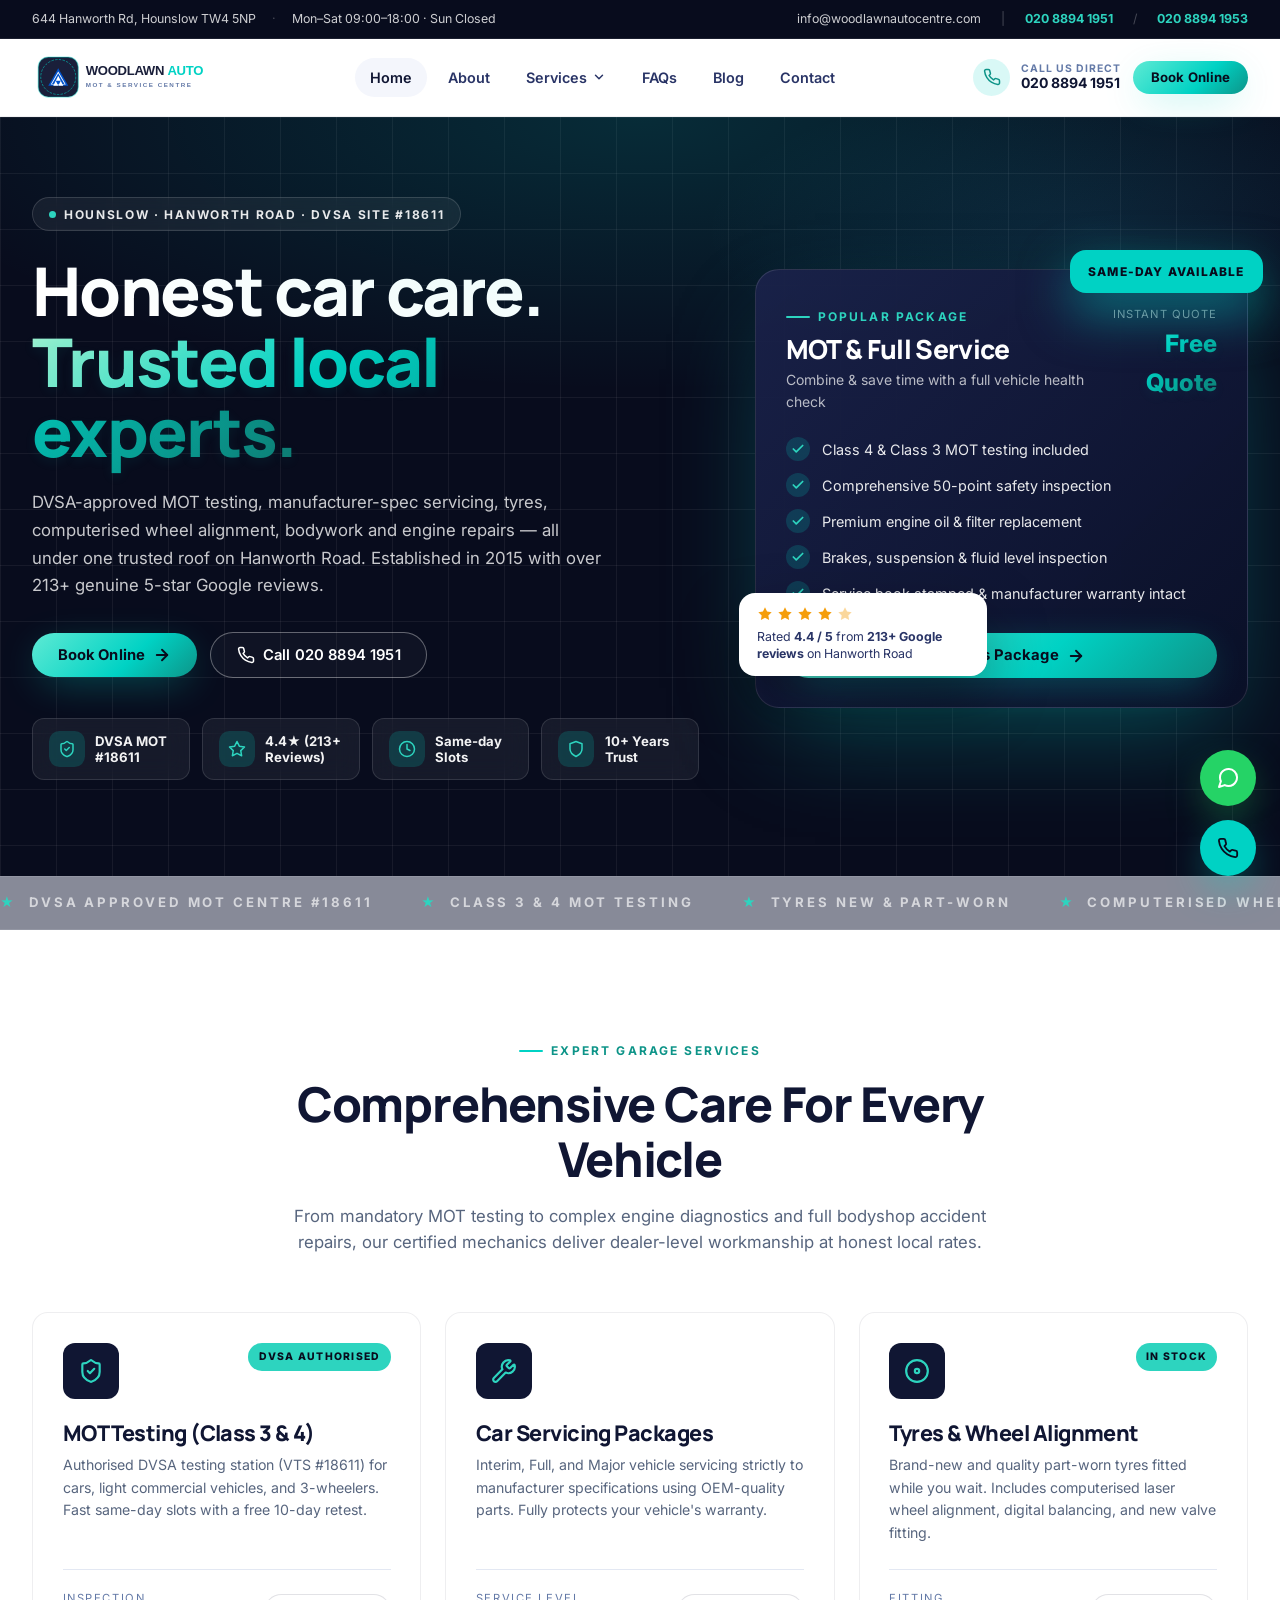
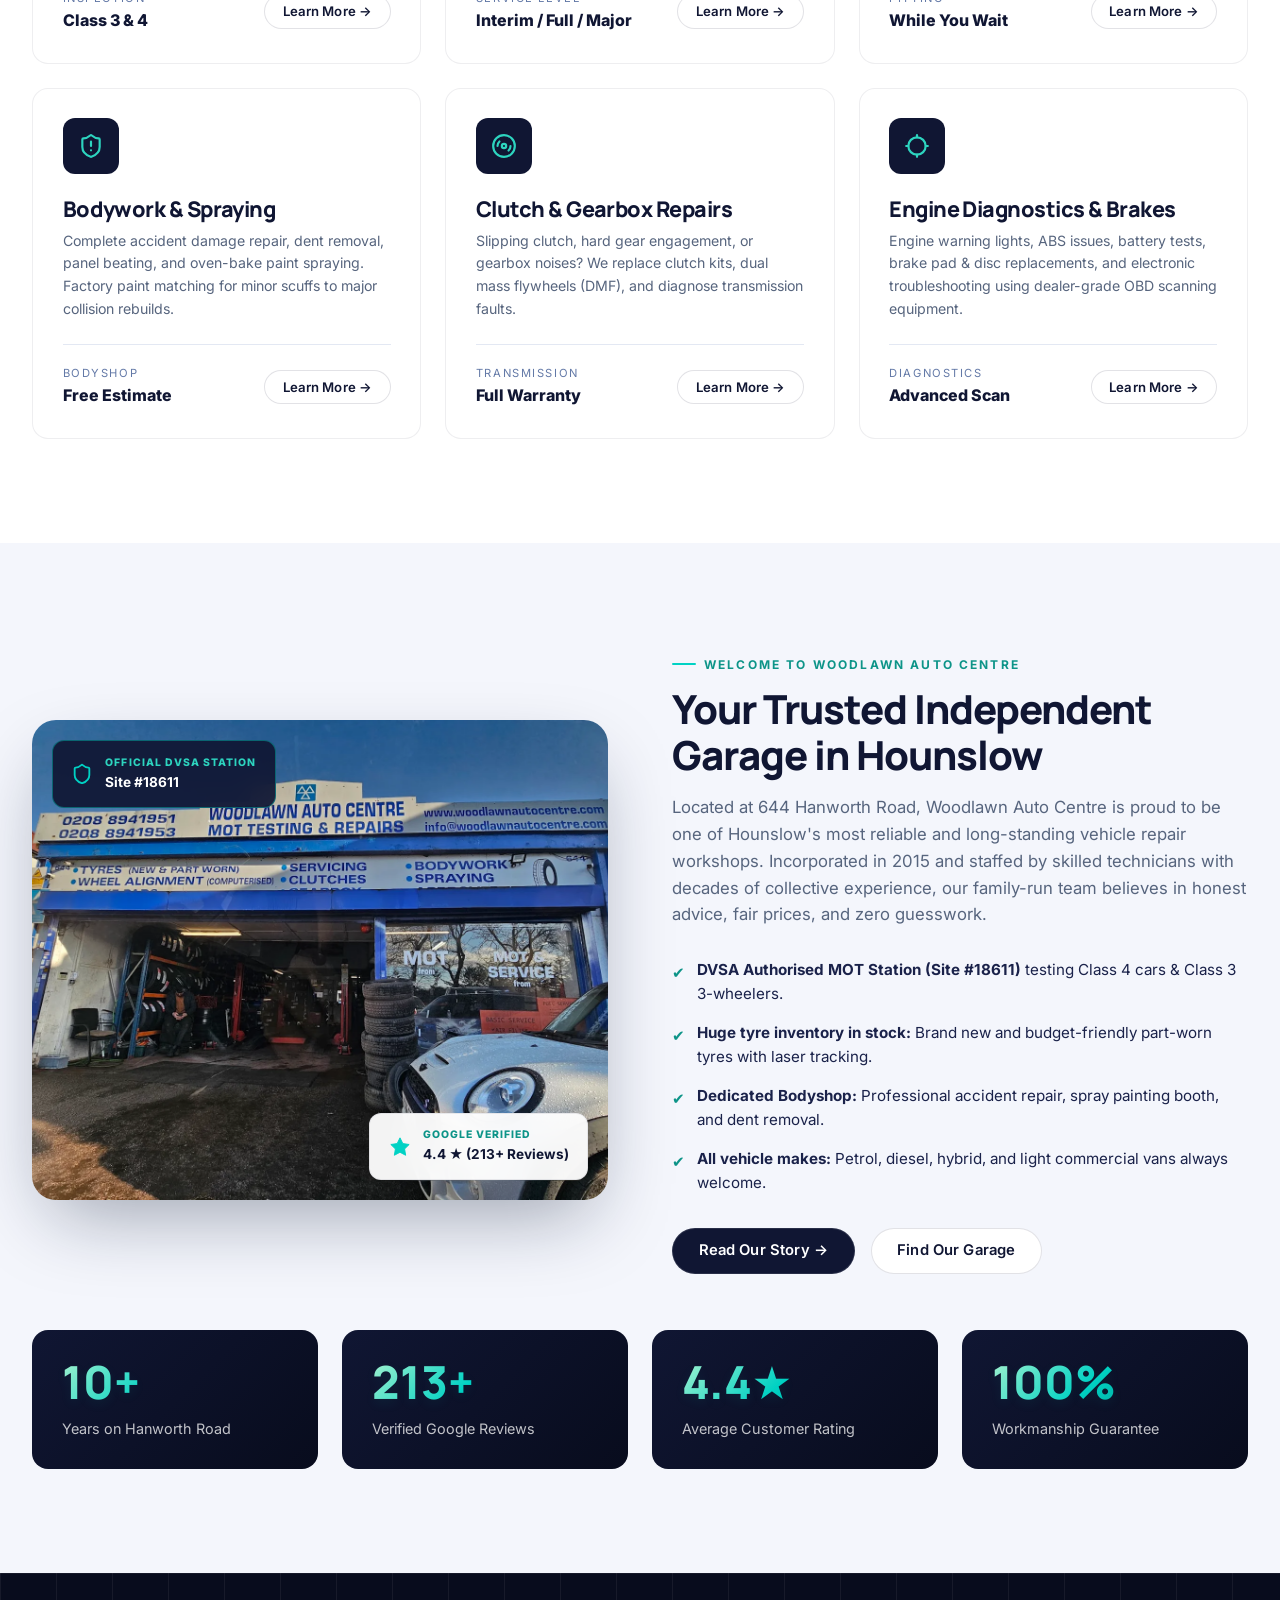
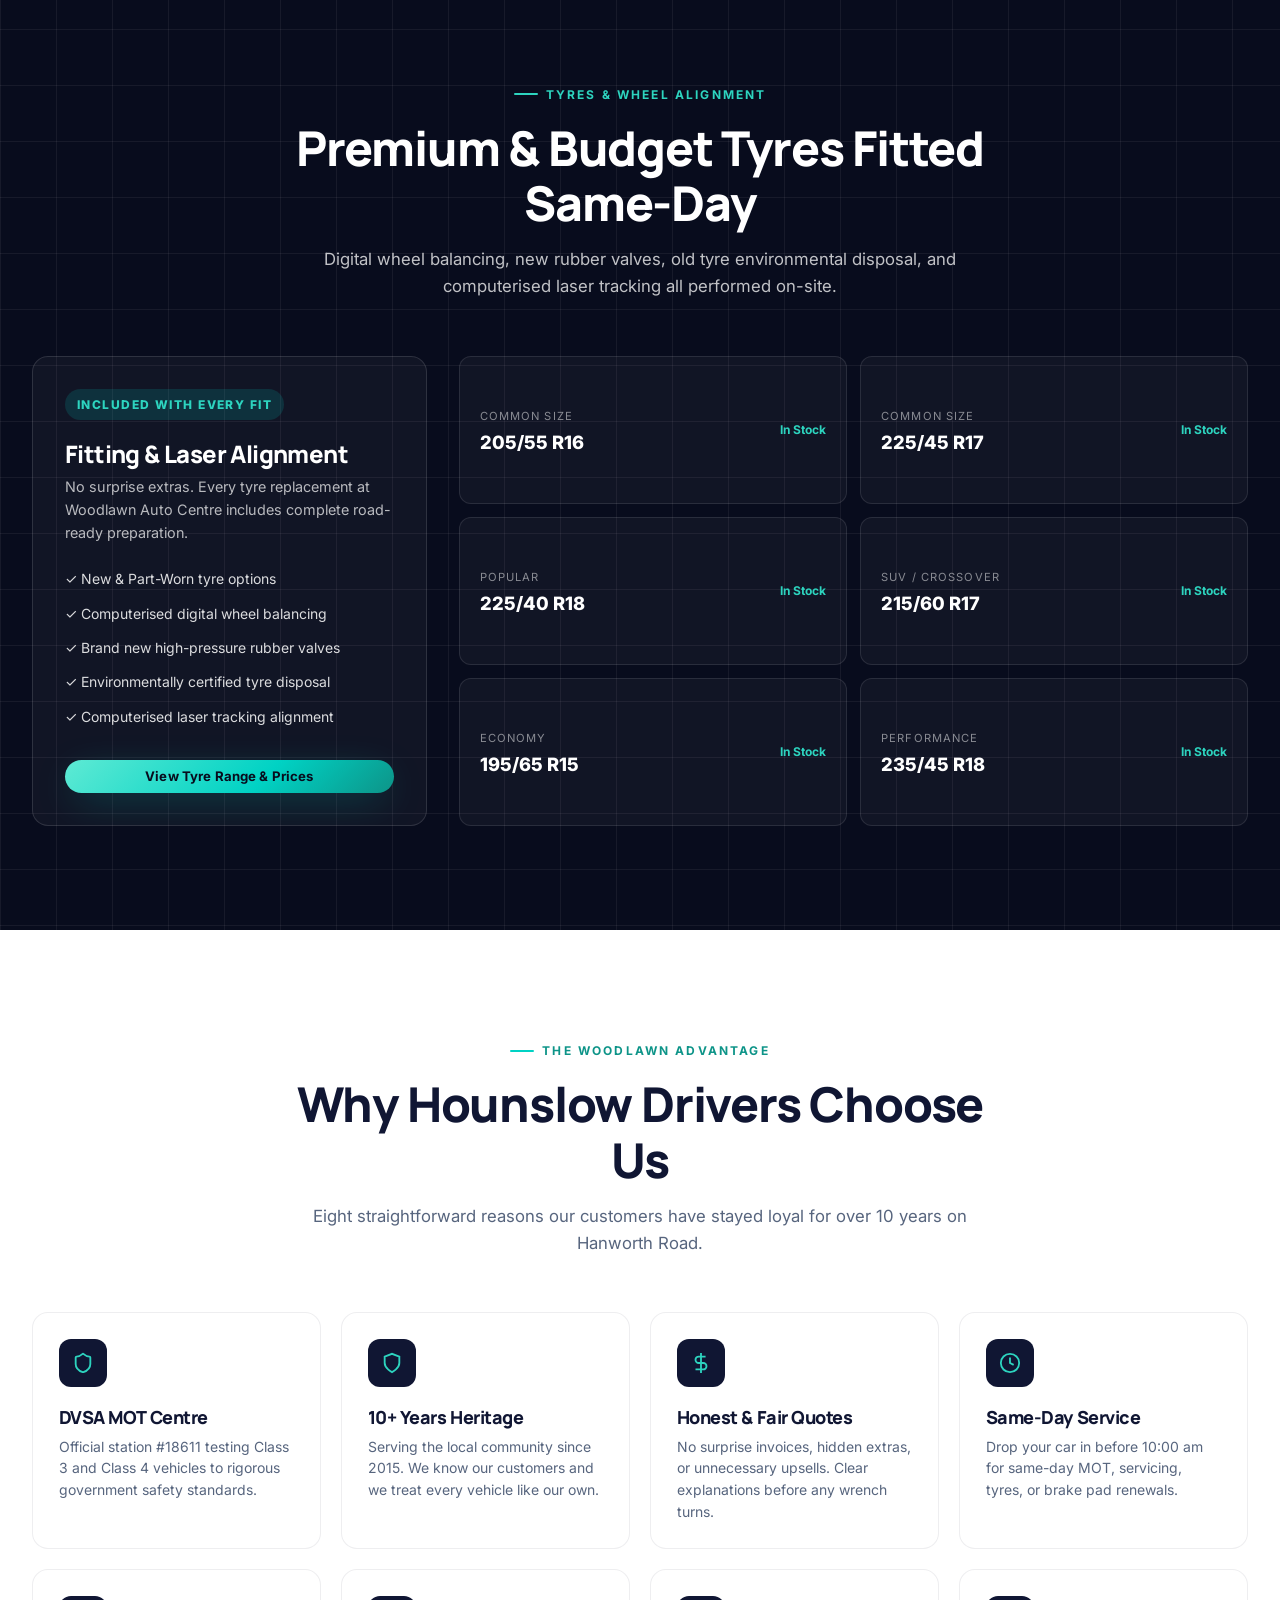
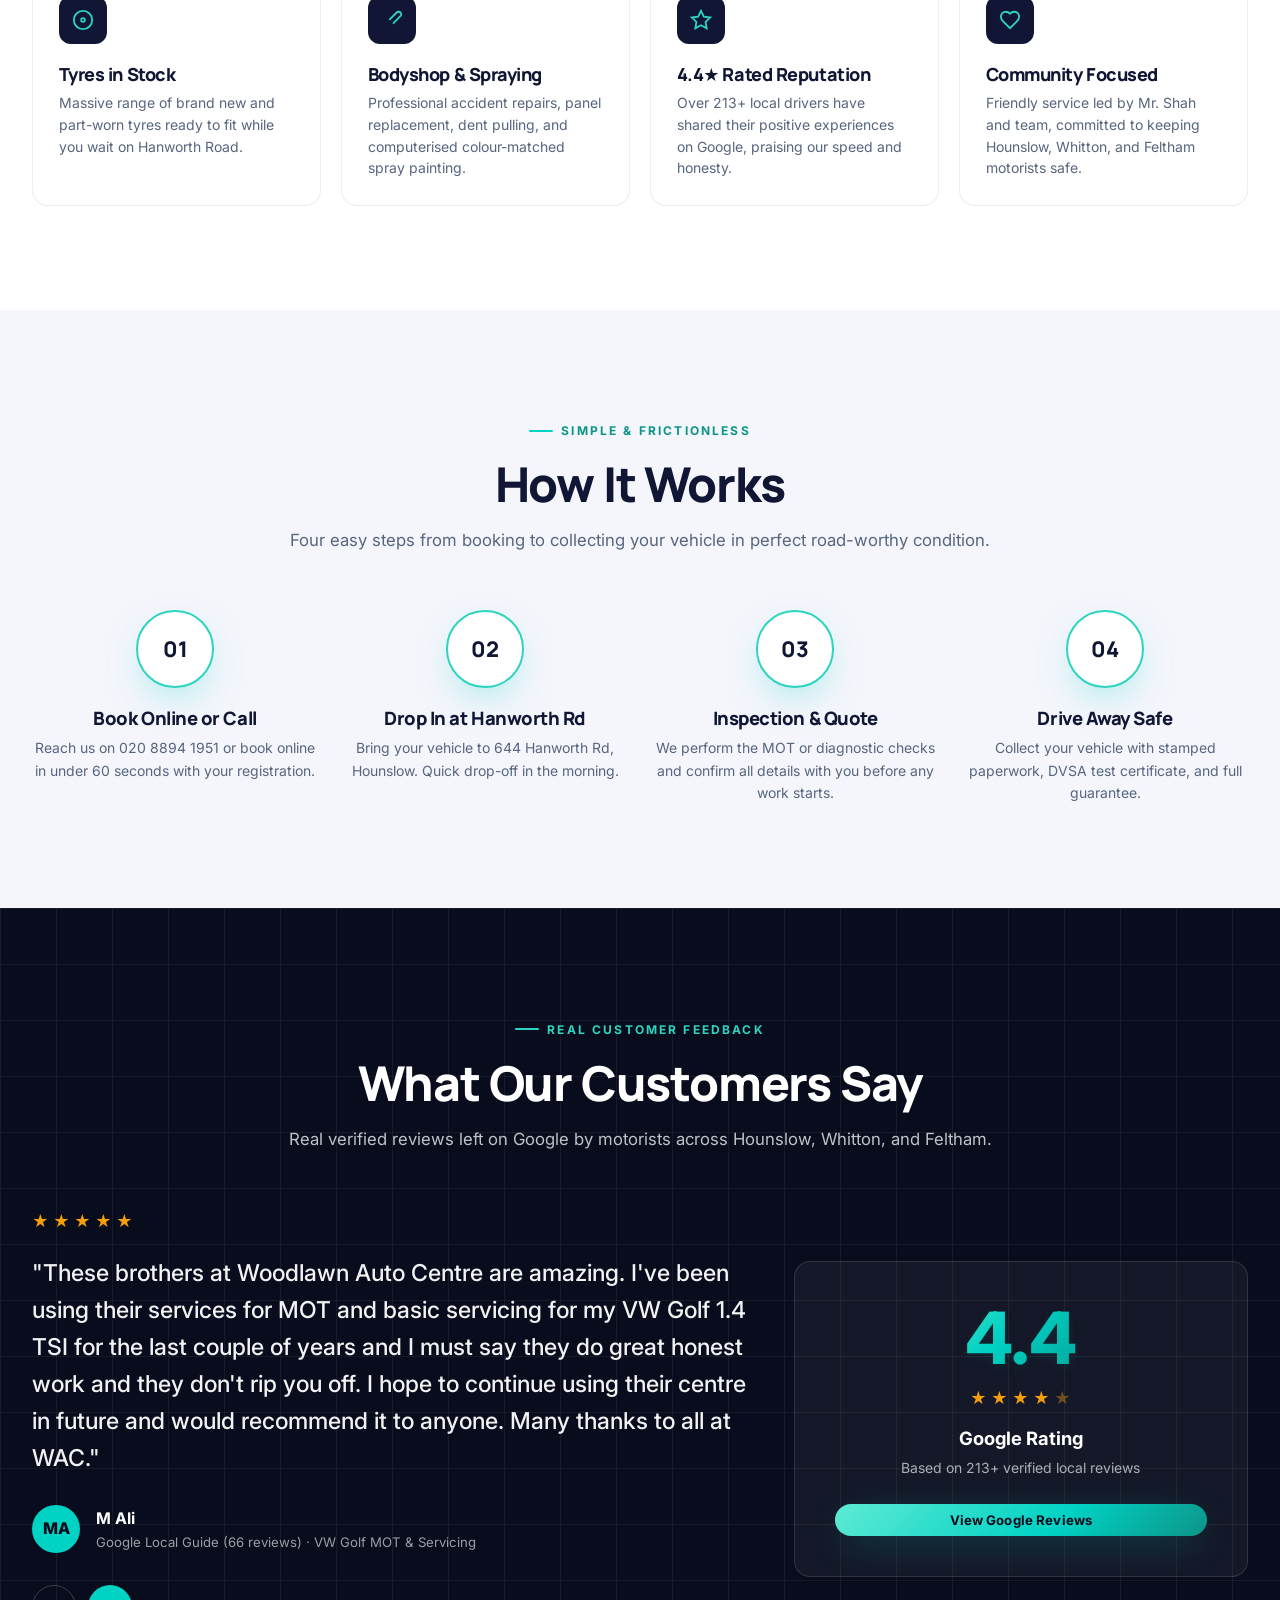
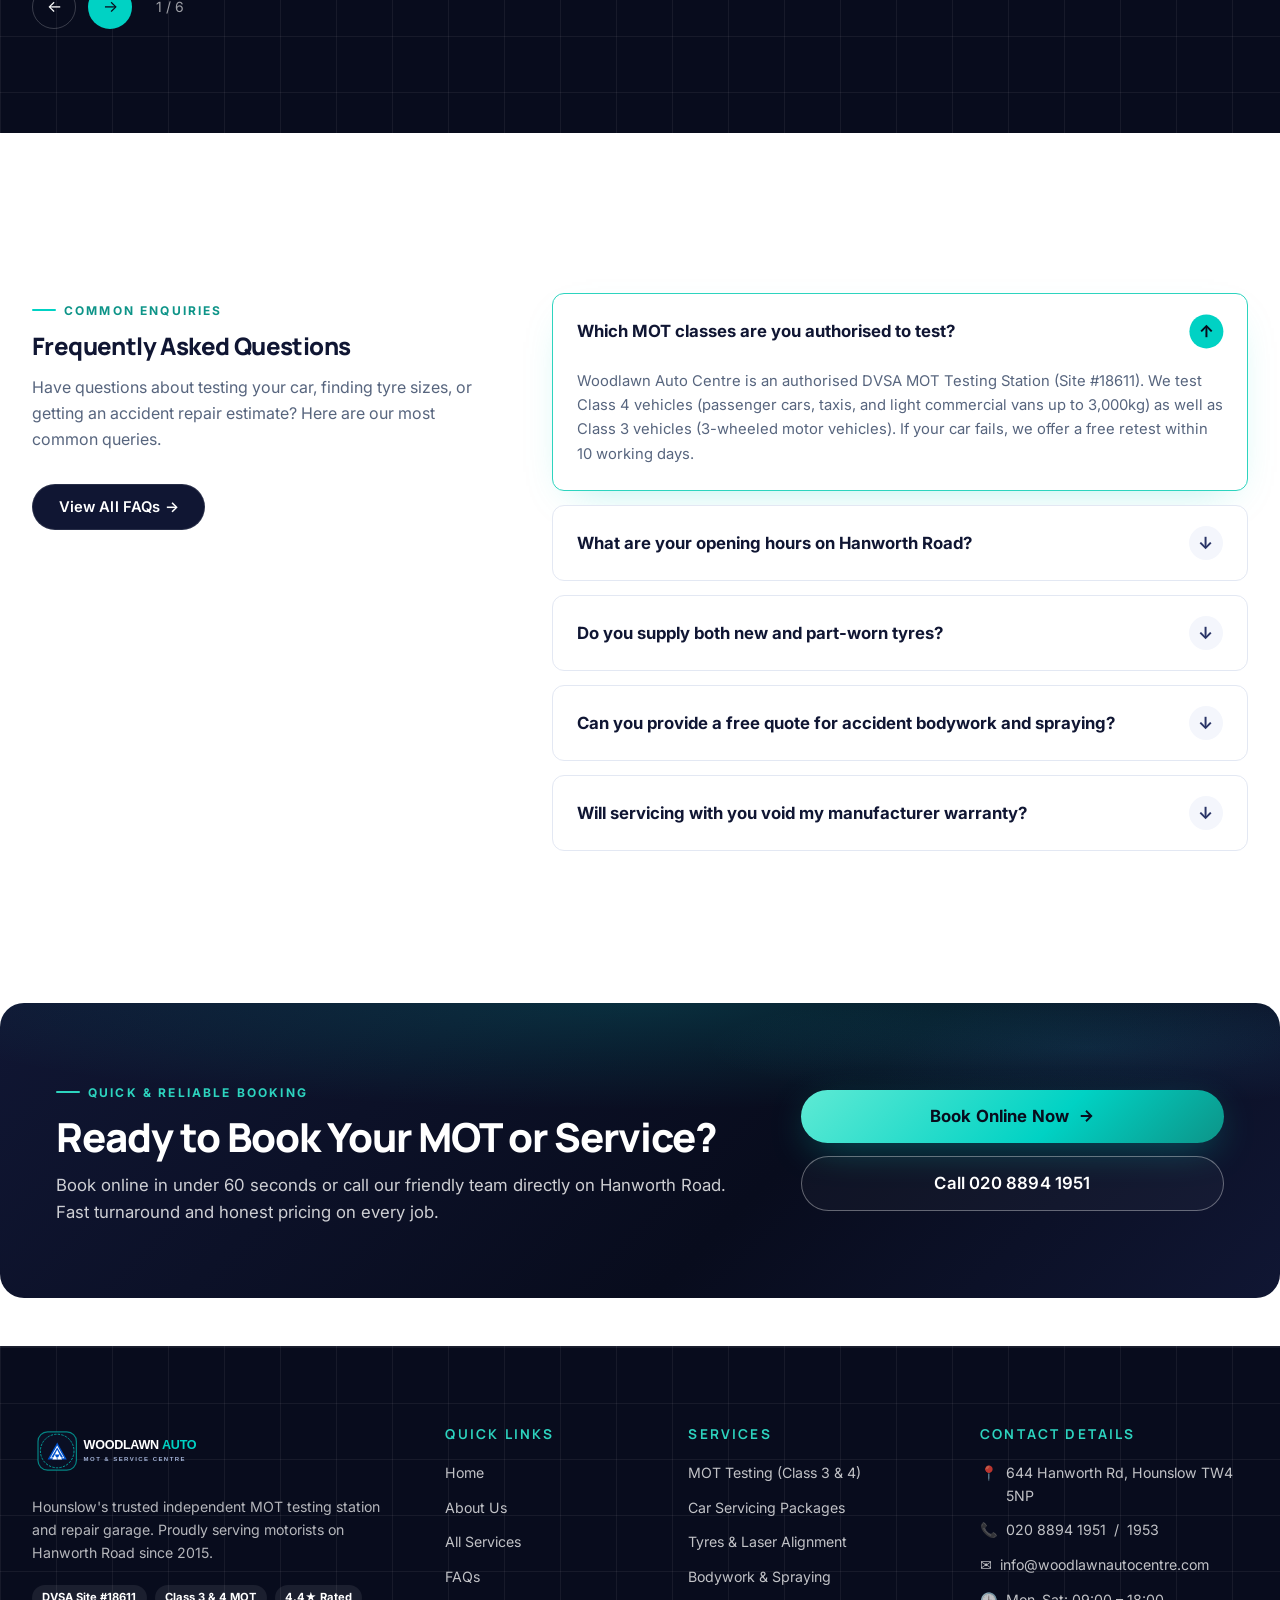
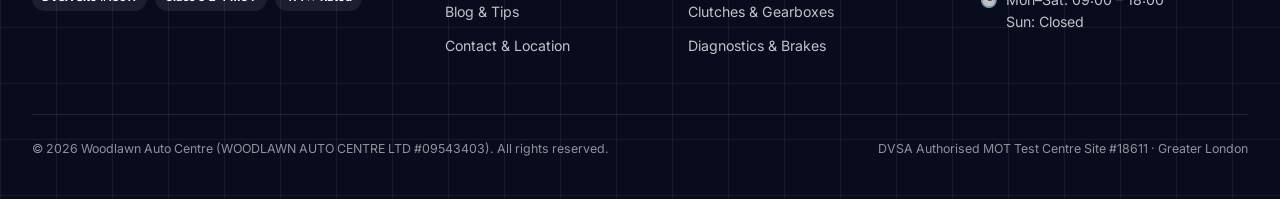
<file: index.html>
<!DOCTYPE html>
<html lang="en-GB">
<head>
  <meta charset="utf-8" />
  <meta name="viewport" content="width=device-width, initial-scale=1" />
  <title>Woodlawn Auto Centre | MOT, Servicing &amp; Accident Repair in Hounslow, London</title>
  <meta name="description" content="Hounslow's trusted independent garage &amp; DVSA MOT centre (VTS #18611). MOT, servicing, tyres, computerised alignment, bodywork &amp; diagnostics on Hanworth Road. 4.4★ on Google." />
  <meta name="keywords" content="Woodlawn Auto Centre,garage Hounslow,MOT Hounslow,car servicing TW4,accident repair Hounslow,tyres Hounslow,Hanworth Road garage,mechanic near me Hounslow" />
  <link rel="canonical" href="https://www.woodlawnautocentre.com/" />
  
  <!-- Open Graph -->
  <meta property="og:title" content="Woodlawn Auto Centre | MOT, Servicing &amp; Repairs in Hounslow" />
  <meta property="og:description" content="Independent garage &amp; DVSA-approved MOT testing station on Hanworth Road, Hounslow. MOT, servicing, tyres, wheel alignment &amp; diagnostics. 4.4★ Google rating." />
  <meta property="og:url" content="https://www.woodlawnautocentre.com/" />
  <meta property="og:site_name" content="Woodlawn Auto Centre" />
  <meta property="og:locale" content="en_GB" />
  <meta property="og:type" content="website" />

  <link rel="icon" href="assets/images/favicon.svg" type="image/svg+xml" />
  <link rel="stylesheet" href="css/main.css" />
  <link rel="stylesheet" href="css/components.css" />

  <!-- Schema.org AutoRepair JSON-LD -->
  <script type="application/ld+json">
  {
    "@context": "https://schema.org",
    "@type": "AutoRepair",
    "name": "Woodlawn Auto Centre",
    "image": "https://www.woodlawnautocentre.com/assets/images/workshop-exterior.webp",
    "@id": "https://www.woodlawnautocentre.com",
    "url": "https://www.woodlawnautocentre.com",
    "telephone": "020 8894 1951",
    "email": "info@woodlawnautocentre.com",
    "priceRange": "££",
    "address": {
      "@type": "PostalAddress",
      "streetAddress": "644 Hanworth Rd",
      "addressLocality": "Hounslow",
      "addressRegion": "Greater London",
      "postalCode": "TW4 5NP",
      "addressCountry": "GB"
    },
    "geo": {
      "@type": "GeoCoordinates",
      "latitude": 51.4582,
      "longitude": -0.3795
    },
    "openingHoursSpecification": [
      {
        "@type": "OpeningHoursSpecification",
        "dayOfWeek": ["Monday", "Tuesday", "Wednesday", "Thursday", "Friday", "Saturday"],
        "opens": "09:00",
        "closes": "18:00"
      }
    ],
    "aggregateRating": {
      "@type": "AggregateRating",
      "ratingValue": "4.4",
      "reviewCount": "213"
    },
    "areaServed": [
      {"@type": "City", "name": "Hounslow"},
      {"@type": "City", "name": "Whitton"},
      {"@type": "City", "name": "Feltham"},
      {"@type": "City", "name": "Twickenham"},
      {"@type": "City", "name": "Isleworth"}
    ]
  }
  </script>
</head>
<body>

  <!-- Top Bar -->
  <div class="topbar">
    <div class="container-x">
      <div class="topbar-info">
        <span>644 Hanworth Rd, Hounslow TW4 5NP</span>
        <span class="topbar-divider">·</span>
        <span>Mon–Sat 09:00–18:00 · Sun Closed</span>
      </div>
      <div class="topbar-contact">
        <a href="mailto:info@woodlawnautocentre.com" class="topbar-email">info@woodlawnautocentre.com</a>
        <span class="topbar-divider">|</span>
        <a href="tel:+442088941951" class="topbar-phone">020 8894 1951</a>
        <span class="topbar-divider">/</span>
        <a href="tel:+442088941953" class="topbar-phone">020 8894 1953</a>
      </div>
    </div>
  </div>

  <!-- Main Header -->
  <header class="site-header">
    <div class="container-x nav-container">
      <a href="index.html" class="brand-link" aria-label="Woodlawn Auto Centre - Home">
        <img src="assets/images/logo.svg" alt="Woodlawn Auto Centre Logo" class="brand-logo-img" />
      </a>

      <!-- Desktop Nav -->
      <nav class="desktop-nav">
        <a href="index.html" class="nav-link active">Home</a>
        <a href="about.html" class="nav-link">About</a>
        <div class="nav-dropdown">
          <a href="services.html" class="nav-link dropdown-trigger">
            Services
            <svg xmlns="http://www.w3.org/2000/svg" width="14" height="14" viewBox="0 0 24 24" fill="none" stroke="currentColor" stroke-width="2.5" stroke-linecap="round" stroke-linejoin="round"><path d="m6 9 6 6 6-6"/></svg>
          </a>
          <div class="dropdown-menu">
            <div class="dropdown-card">
              <a href="mot.html" class="dropdown-item">
                <span class="dropdown-item-icon">
                  <svg xmlns="http://www.w3.org/2000/svg" width="16" height="16" viewBox="0 0 24 24" fill="none" stroke="currentColor" stroke-width="2" stroke-linecap="round" stroke-linejoin="round"><path d="M20 13c0 5-3.5 7.5-7.66 8.95a1 1 0 0 1-.67-.01C7.5 20.5 4 18 4 13V6a1 1 0 0 1 1-1c2 0 4.5-1.2 6.24-2.72a1.17 1.17 0 0 1 1.52 0C14.51 3.81 17 5 19 5a1 1 0 0 1 1 1z"/><path d="m9 12 2 2 4-4"/></svg>
                </span>
                MOT Testing (Class 3 &amp; 4)
              </a>
              <a href="servicing.html" class="dropdown-item">
                <span class="dropdown-item-icon">
                  <svg xmlns="http://www.w3.org/2000/svg" width="16" height="16" viewBox="0 0 24 24" fill="none" stroke="currentColor" stroke-width="2" stroke-linecap="round" stroke-linejoin="round"><path d="M14.7 6.3a1 1 0 0 0 0 1.4l1.6 1.6a1 1 0 0 0 1.4 0l3.106-3.105c.32-.322.863-.22.983.218a6 6 0 0 1-8.259 7.057l-7.91 7.91a1 1 0 0 1-2.999-3l7.91-7.91a6 6 0 0 1 7.057-8.259c.438.12.54.662.219.984z"/></svg>
                </span>
                Car Servicing
              </a>
              <a href="tyres.html" class="dropdown-item">
                <span class="dropdown-item-icon">
                  <svg xmlns="http://www.w3.org/2000/svg" width="16" height="16" viewBox="0 0 24 24" fill="none" stroke="currentColor" stroke-width="2" stroke-linecap="round" stroke-linejoin="round"><circle cx="12" cy="12" r="10"/><circle cx="12" cy="12" r="2"/></svg>
                </span>
                Tyres &amp; Wheel Alignment
              </a>
              <a href="accident-repair.html" class="dropdown-item">
                <span class="dropdown-item-icon">
                  <svg xmlns="http://www.w3.org/2000/svg" width="16" height="16" viewBox="0 0 24 24" fill="none" stroke="currentColor" stroke-width="2" stroke-linecap="round" stroke-linejoin="round"><path d="M20 13c0 5-3.5 7.5-7.66 8.95a1 1 0 0 1-.67-.01C7.5 20.5 4 18 4 13V6a1 1 0 0 1 1-1c2 0 4.5-1.2 6.24-2.72a1.17 1.17 0 0 1 1.52 0C14.51 3.81 17 5 19 5a1 1 0 0 1 1 1z"/><path d="M12 8v4"/><path d="M12 16h.01"/></svg>
                </span>
                Bodywork &amp; Spraying
              </a>
              <a href="clutch.html" class="dropdown-item">
                <span class="dropdown-item-icon">
                  <svg xmlns="http://www.w3.org/2000/svg" width="16" height="16" viewBox="0 0 24 24" fill="none" stroke="currentColor" stroke-width="2" stroke-linecap="round" stroke-linejoin="round"><circle cx="12" cy="12" r="10"/><path d="M6 12c0-1.7.7-3.2 1.8-4.2"/><circle cx="12" cy="12" r="2"/><path d="M18 12c0 1.7-.7 3.2-1.8 4.2"/></svg>
                </span>
                Clutches &amp; Gearboxes
              </a>
              <a href="engine.html" class="dropdown-item">
                <span class="dropdown-item-icon">
                  <svg xmlns="http://www.w3.org/2000/svg" width="16" height="16" viewBox="0 0 24 24" fill="none" stroke="currentColor" stroke-width="2" stroke-linecap="round" stroke-linejoin="round"><circle cx="12" cy="12" r="8"/><line x1="12" y1="2" x2="12" y2="4"/><line x1="12" y1="20" x2="12" y2="22"/><line x1="2" y1="12" x2="4" y2="12"/><line x1="20" y1="12" x2="22" y2="12"/></svg>
                </span>
                Engine Diagnostics &amp; Brakes
              </a>
            </div>
          </div>
        </div>
        <a href="faq.html" class="nav-link">FAQs</a>
        <a href="blog.html" class="nav-link">Blog</a>
        <a href="contact.html" class="nav-link">Contact</a>
      </nav>

      <!-- Actions -->
      <div class="header-actions">
        <a href="tel:+442088941951" class="header-call-btn">
          <span class="header-call-icon">
            <svg xmlns="http://www.w3.org/2000/svg" width="18" height="18" viewBox="0 0 24 24" fill="none" stroke="currentColor" stroke-width="2" stroke-linecap="round" stroke-linejoin="round"><path d="M22 16.92v3a2 2 0 0 1-2.18 2 19.79 19.79 0 0 1-8.63-3.07 19.5 19.5 0 0 1-6-6 19.79 19.79 0 0 1-3.07-8.67A2 2 0 0 1 4.11 2h3a2 2 0 0 1 2 1.72 12.84 12.84 0 0 0 .7 2.81 2 2 0 0 1-.45 2.11L8.09 9.91a16 16 0 0 0 6 6l1.27-1.27a2 2 0 0 1 2.11-.45 12.84 12.84 0 0 0 2.81.7A2 2 0 0 1 22 16.92z"/></svg>
          </span>
          <span style="display:flex; flex-direction:column; line-height:1.15;">
            <span style="font-size:0.65rem; text-transform:uppercase; color:var(--color-brand-navy-400); letter-spacing:0.1em;">Call Us Direct</span>
            <span>020 8894 1951</span>
          </span>
        </a>

        <a href="#book" class="btn btn-gold btn-sm open-booking-modal" data-service="MOT &amp; Full Service">Book Online</a>

        <button class="mobile-menu-btn" aria-label="Open Navigation Menu">
          <svg xmlns="http://www.w3.org/2000/svg" width="22" height="22" viewBox="0 0 24 24" fill="none" stroke="currentColor" stroke-width="2" stroke-linecap="round" stroke-linejoin="round"><line x1="3" y1="12" x2="21" y2="12"></line><line x1="3" y1="6" x2="21" y2="6"></line><line x1="3" y1="18" x2="21" y2="18"></line></svg>
        </button>
      </div>
    </div>

    <!-- Mobile Drawer -->
    <div class="mobile-nav-drawer">
      <div class="mobile-nav-links">
        <a href="index.html" class="mobile-nav-link">Home</a>
        <a href="about.html" class="mobile-nav-link">About Us</a>
        <a href="services.html" class="mobile-nav-link">All Services</a>
        <a href="mot.html" class="mobile-nav-link" style="padding-left:1rem; font-size:1rem; color:var(--color-brand-navy-600);">↳ MOT Testing (Class 3 &amp; 4)</a>
        <a href="servicing.html" class="mobile-nav-link" style="padding-left:1rem; font-size:1rem; color:var(--color-brand-navy-600);">↳ Car Servicing</a>
        <a href="tyres.html" class="mobile-nav-link" style="padding-left:1rem; font-size:1rem; color:var(--color-brand-navy-600);">↳ Tyres &amp; Wheel Alignment</a>
        <a href="accident-repair.html" class="mobile-nav-link" style="padding-left:1rem; font-size:1rem; color:var(--color-brand-navy-600);">↳ Bodywork &amp; Spraying</a>
        <a href="clutch.html" class="mobile-nav-link" style="padding-left:1rem; font-size:1rem; color:var(--color-brand-navy-600);">↳ Clutches &amp; Gearboxes</a>
        <a href="engine.html" class="mobile-nav-link" style="padding-left:1rem; font-size:1rem; color:var(--color-brand-navy-600);">↳ Engine Diagnostics &amp; Brakes</a>
        <a href="faq.html" class="mobile-nav-link">FAQs</a>
        <a href="blog.html" class="mobile-nav-link">Blog &amp; Tips</a>
        <a href="contact.html" class="mobile-nav-link">Contact &amp; Location</a>
      </div>
      <div class="mobile-nav-actions">
        <a href="tel:+442088941951" class="btn btn-navy" style="width:100%;">Call 020 8894 1951</a>
        <a href="#book" class="btn btn-gold open-booking-modal" style="width:100%;">Book Online Now</a>
      </div>
    </div>
  </header>

  <!-- Hero Section -->
  <section class="hero bg-grid">
    <div class="bg-radial-spotlight" style="position:absolute; inset:0; pointer-events:none;"></div>
    <div class="container-x">
      <div class="hero-grid">
        <!-- Left Hero Content -->
        <div>
          <span class="hero-badge">
            <span class="pulse-dot"></span>
            Hounslow · Hanworth Road · DVSA Site #18611
          </span>
          <h1 class="hero-title">
            Honest car care.<br />
            <span class="text-gradient-gold">Trusted local experts.</span>
          </h1>
          <p class="hero-desc">
            DVSA-approved MOT testing, manufacturer-spec servicing, tyres, computerised wheel alignment, bodywork and engine repairs — all under one trusted roof on Hanworth Road. Established in 2015 with over 213+ genuine 5-star Google reviews.
          </p>

          <div class="hero-cta-group">
            <a href="#book" class="btn btn-gold open-booking-modal" data-service="MOT &amp; Full Service">
              Book Online
              <svg xmlns="http://www.w3.org/2000/svg" width="18" height="18" viewBox="0 0 24 24" fill="none" stroke="currentColor" stroke-width="2.5" stroke-linecap="round" stroke-linejoin="round"><path d="M5 12h14"/><path d="m12 5 7 7-7 7"/></svg>
            </a>
            <a href="tel:+442088941951" class="btn btn-outline-light">
              <svg xmlns="http://www.w3.org/2000/svg" width="18" height="18" viewBox="0 0 24 24" fill="none" stroke="currentColor" stroke-width="2" stroke-linecap="round" stroke-linejoin="round"><path d="M22 16.92v3a2 2 0 0 1-2.18 2 19.79 19.79 0 0 1-8.63-3.07 19.5 19.5 0 0 1-6-6 19.79 19.79 0 0 1-3.07-8.67A2 2 0 0 1 4.11 2h3a2 2 0 0 1 2 1.72 12.84 12.84 0 0 0 .7 2.81 2 2 0 0 1-.45 2.11L8.09 9.91a16 16 0 0 0 6 6l1.27-1.27a2 2 0 0 1 2.11-.45 12.84 12.84 0 0 0 2.81.7A2 2 0 0 1 22 16.92z"/></svg>
              Call 020 8894 1951
            </a>
          </div>

          <!-- Feature Pills -->
          <div class="hero-features-grid">
            <div class="hero-feature-pill glass">
              <span class="hero-feature-icon">
                <svg xmlns="http://www.w3.org/2000/svg" width="18" height="18" viewBox="0 0 24 24" fill="none" stroke="currentColor" stroke-width="2" stroke-linecap="round" stroke-linejoin="round"><path d="M20 13c0 5-3.5 7.5-7.66 8.95a1 1 0 0 1-.67-.01C7.5 20.5 4 18 4 13V6a1 1 0 0 1 1-1c2 0 4.5-1.2 6.24-2.72a1.17 1.17 0 0 1 1.52 0C14.51 3.81 17 5 19 5a1 1 0 0 1 1 1z"/><path d="m9 12 2 2 4-4"/></svg>
              </span>
              <span class="hero-feature-text">DVSA MOT #18611</span>
            </div>
            <div class="hero-feature-pill glass">
              <span class="hero-feature-icon">
                <svg xmlns="http://www.w3.org/2000/svg" width="18" height="18" viewBox="0 0 24 24" fill="none" stroke="currentColor" stroke-width="2" stroke-linecap="round" stroke-linejoin="round"><polygon points="12 2 15.09 8.26 22 9.27 17 14.14 18.18 21.02 12 17.77 5.82 21.02 7 14.14 2 9.27 8.91 8.26 12 2"/></svg>
              </span>
              <span class="hero-feature-text">4.4★ (213+ Reviews)</span>
            </div>
            <div class="hero-feature-pill glass">
              <span class="hero-feature-icon">
                <svg xmlns="http://www.w3.org/2000/svg" width="18" height="18" viewBox="0 0 24 24" fill="none" stroke="currentColor" stroke-width="2" stroke-linecap="round" stroke-linejoin="round"><circle cx="12" cy="12" r="10"/><polyline points="12 6 12 12 16 14"/></svg>
              </span>
              <span class="hero-feature-text">Same-day Slots</span>
            </div>
            <div class="hero-feature-pill glass">
              <span class="hero-feature-icon">
                <svg xmlns="http://www.w3.org/2000/svg" width="18" height="18" viewBox="0 0 24 24" fill="none" stroke="currentColor" stroke-width="2" stroke-linecap="round" stroke-linejoin="round"><path d="M12 22s8-4 8-10V5l-8-3-8 3v7c0 6 8 10 8 10z"/></svg>
              </span>
              <span class="hero-feature-text">10+ Years Trust</span>
            </div>
          </div>
        </div>

        <!-- Right Hero Special Offer Card -->
        <div style="position:relative;">
          <div class="hero-card">
            <span class="badge-same-day">Same-Day Available</span>
            <div class="hero-card-header">
              <div>
                <span class="eyebrow eyebrow-light">Popular Package</span>
                <h3 style="margin-top:0.5rem; font-size:1.65rem; color:#ffffff;">MOT &amp; Full Service</h3>
                <p style="font-size:0.875rem; color:rgba(255,255,255,0.7); margin-top:0.25rem;">Combine &amp; save time with a full vehicle health check</p>
              </div>
              <div style="text-align:right;">
                <span style="font-size:0.7rem; text-transform:uppercase; letter-spacing:0.1em; color:rgba(255,255,255,0.5);">Instant Quote</span>
                <p class="text-gradient-gold" style="font-size:1.5rem; font-weight:800;">Free Quote</p>
              </div>
            </div>

            <div class="hero-card-list">
              <div class="hero-card-item">
                <span class="hero-card-check"><svg xmlns="http://www.w3.org/2000/svg" width="14" height="14" viewBox="0 0 24 24" fill="none" stroke="currentColor" stroke-width="3" stroke-linecap="round" stroke-linejoin="round"><polyline points="20 6 9 17 4 12"/></svg></span>
                Class 4 &amp; Class 3 MOT testing included
              </div>
              <div class="hero-card-item">
                <span class="hero-card-check"><svg xmlns="http://www.w3.org/2000/svg" width="14" height="14" viewBox="0 0 24 24" fill="none" stroke="currentColor" stroke-width="3" stroke-linecap="round" stroke-linejoin="round"><polyline points="20 6 9 17 4 12"/></svg></span>
                Comprehensive 50-point safety inspection
              </div>
              <div class="hero-card-item">
                <span class="hero-card-check"><svg xmlns="http://www.w3.org/2000/svg" width="14" height="14" viewBox="0 0 24 24" fill="none" stroke="currentColor" stroke-width="3" stroke-linecap="round" stroke-linejoin="round"><polyline points="20 6 9 17 4 12"/></svg></span>
                Premium engine oil &amp; filter replacement
              </div>
              <div class="hero-card-item">
                <span class="hero-card-check"><svg xmlns="http://www.w3.org/2000/svg" width="14" height="14" viewBox="0 0 24 24" fill="none" stroke="currentColor" stroke-width="3" stroke-linecap="round" stroke-linejoin="round"><polyline points="20 6 9 17 4 12"/></svg></span>
                Brakes, suspension &amp; fluid level inspection
              </div>
              <div class="hero-card-item">
                <span class="hero-card-check"><svg xmlns="http://www.w3.org/2000/svg" width="14" height="14" viewBox="0 0 24 24" fill="none" stroke="currentColor" stroke-width="3" stroke-linecap="round" stroke-linejoin="round"><polyline points="20 6 9 17 4 12"/></svg></span>
                Service book stamped &amp; manufacturer warranty intact
              </div>
            </div>

            <a href="#book" class="btn btn-gold open-booking-modal" data-service="MOT &amp; Full Service" style="width:100%; margin-top:1.75rem;">
              Book This Package
              <svg xmlns="http://www.w3.org/2000/svg" width="18" height="18" viewBox="0 0 24 24" fill="none" stroke="currentColor" stroke-width="2.5" stroke-linecap="round" stroke-linejoin="round"><path d="M5 12h14"/><path d="m12 5 7 7-7 7"/></svg>
            </a>
          </div>

          <!-- Floating Rating Badge -->
          <div class="badge-rating">
            <div class="star-rating">
              <svg xmlns="http://www.w3.org/2000/svg" width="16" height="16" viewBox="0 0 24 24" fill="currentColor"><polygon points="12 2 15.09 8.26 22 9.27 17 14.14 18.18 21.02 12 17.77 5.82 21.02 7 14.14 2 9.27 8.91 8.26 12 2"/></svg>
              <svg xmlns="http://www.w3.org/2000/svg" width="16" height="16" viewBox="0 0 24 24" fill="currentColor"><polygon points="12 2 15.09 8.26 22 9.27 17 14.14 18.18 21.02 12 17.77 5.82 21.02 7 14.14 2 9.27 8.91 8.26 12 2"/></svg>
              <svg xmlns="http://www.w3.org/2000/svg" width="16" height="16" viewBox="0 0 24 24" fill="currentColor"><polygon points="12 2 15.09 8.26 22 9.27 17 14.14 18.18 21.02 12 17.77 5.82 21.02 7 14.14 2 9.27 8.91 8.26 12 2"/></svg>
              <svg xmlns="http://www.w3.org/2000/svg" width="16" height="16" viewBox="0 0 24 24" fill="currentColor"><polygon points="12 2 15.09 8.26 22 9.27 17 14.14 18.18 21.02 12 17.77 5.82 21.02 7 14.14 2 9.27 8.91 8.26 12 2"/></svg>
              <svg xmlns="http://www.w3.org/2000/svg" width="16" height="16" viewBox="0 0 24 24" fill="currentColor" opacity="0.4"><polygon points="12 2 15.09 8.26 22 9.27 17 14.14 18.18 21.02 12 17.77 5.82 21.02 7 14.14 2 9.27 8.91 8.26 12 2"/></svg>
            </div>
            <p style="font-size:0.775rem; color:var(--color-brand-navy-700); margin-top:0.35rem; line-height:1.4;">
              Rated <strong>4.4 / 5</strong> from <strong>213+ Google reviews</strong> on Hanworth Road
            </p>
          </div>
        </div>
      </div>
    </div>
  </section>

  <!-- Marquee Ticker -->
  <div class="marquee-container">
    <div class="marquee-track">
      <span class="marquee-item"><span class="marquee-icon">★</span> DVSA Approved MOT Centre #18611</span>
      <span class="marquee-item"><span class="marquee-icon">★</span> Class 3 &amp; 4 MOT Testing</span>
      <span class="marquee-item"><span class="marquee-icon">★</span> Tyres New &amp; Part-Worn</span>
      <span class="marquee-item"><span class="marquee-icon">★</span> Computerised Wheel Alignment</span>
      <span class="marquee-item"><span class="marquee-icon">★</span> Bodywork &amp; Spraying</span>
      <span class="marquee-item"><span class="marquee-icon">★</span> 10+ Years Serving Hounslow</span>
      <span class="marquee-item"><span class="marquee-icon">★</span> Clutch &amp; Gearbox Specialists</span>
      <span class="marquee-item"><span class="marquee-icon">★</span> All Makes &amp; Models</span>
      <span class="marquee-item"><span class="marquee-icon">★</span> Same-Day Turnaround</span>
      <!-- Repeated for infinite scroll -->
      <span class="marquee-item"><span class="marquee-icon">★</span> DVSA Approved MOT Centre #18611</span>
      <span class="marquee-item"><span class="marquee-icon">★</span> Class 3 &amp; 4 MOT Testing</span>
      <span class="marquee-item"><span class="marquee-icon">★</span> Tyres New &amp; Part-Worn</span>
      <span class="marquee-item"><span class="marquee-icon">★</span> Computerised Wheel Alignment</span>
      <span class="marquee-item"><span class="marquee-icon">★</span> Bodywork &amp; Spraying</span>
      <span class="marquee-item"><span class="marquee-icon">★</span> 10+ Years Serving Hounslow</span>
      <span class="marquee-item"><span class="marquee-icon">★</span> Clutch &amp; Gearbox Specialists</span>
      <span class="marquee-item"><span class="marquee-icon">★</span> All Makes &amp; Models</span>
      <span class="marquee-item"><span class="marquee-icon">★</span> Same-Day Turnaround</span>
    </div>
  </div>

  <!-- Services Grid -->
  <section class="section-pad">
    <div class="container-x">
      <div class="section-head">
        <span class="eyebrow">Expert Garage Services</span>
        <h2>Comprehensive Care For Every Vehicle</h2>
        <p>From mandatory MOT testing to complex engine diagnostics and full bodyshop accident repairs, our certified mechanics deliver dealer-level workmanship at honest local rates.</p>
      </div>

      <div class="services-grid">
        <!-- 1. MOT Testing -->
        <div class="card service-card">
          <div>
            <div class="service-card-top">
              <div class="service-icon-box">
                <svg xmlns="http://www.w3.org/2000/svg" width="26" height="26" viewBox="0 0 24 24" fill="none" stroke="currentColor" stroke-width="2" stroke-linecap="round" stroke-linejoin="round"><path d="M20 13c0 5-3.5 7.5-7.66 8.95a1 1 0 0 1-.67-.01C7.5 20.5 4 18 4 13V6a1 1 0 0 1 1-1c2 0 4.5-1.2 6.24-2.72a1.17 1.17 0 0 1 1.52 0C14.51 3.81 17 5 19 5a1 1 0 0 1 1 1z"/><path d="m9 12 2 2 4-4"/></svg>
              </div>
              <span class="service-badge">DVSA Authorised</span>
            </div>
            <h3>MOT Testing (Class 3 &amp; 4)</h3>
            <p>Authorised DVSA testing station (VTS #18611) for cars, light commercial vehicles, and 3-wheelers. Fast same-day slots with a free 10-day retest.</p>
          </div>
          <div class="service-card-foot">
            <div>
              <span class="service-rate-label">Inspection</span>
              <span class="service-rate-val">Class 3 &amp; 4</span>
            </div>
            <a href="mot.html" class="btn btn-ghost btn-sm">Learn More →</a>
          </div>
        </div>

        <!-- 2. Car Servicing -->
        <div class="card service-card">
          <div>
            <div class="service-card-top">
              <div class="service-icon-box">
                <svg xmlns="http://www.w3.org/2000/svg" width="26" height="26" viewBox="0 0 24 24" fill="none" stroke="currentColor" stroke-width="2" stroke-linecap="round" stroke-linejoin="round"><path d="M14.7 6.3a1 1 0 0 0 0 1.4l1.6 1.6a1 1 0 0 0 1.4 0l3.106-3.105c.32-.322.863-.22.983.218a6 6 0 0 1-8.259 7.057l-7.91 7.91a1 1 0 0 1-2.999-3l7.91-7.91a6 6 0 0 1 7.057-8.259c.438.12.54.662.219.984z"/></svg>
              </div>
            </div>
            <h3>Car Servicing Packages</h3>
            <p>Interim, Full, and Major vehicle servicing strictly to manufacturer specifications using OEM-quality parts. Fully protects your vehicle's warranty.</p>
          </div>
          <div class="service-card-foot">
            <div>
              <span class="service-rate-label">Service Level</span>
              <span class="service-rate-val">Interim / Full / Major</span>
            </div>
            <a href="servicing.html" class="btn btn-ghost btn-sm">Learn More →</a>
          </div>
        </div>

        <!-- 3. Tyres & Alignment -->
        <div class="card service-card">
          <div>
            <div class="service-card-top">
              <div class="service-icon-box">
                <svg xmlns="http://www.w3.org/2000/svg" width="26" height="26" viewBox="0 0 24 24" fill="none" stroke="currentColor" stroke-width="2" stroke-linecap="round" stroke-linejoin="round"><circle cx="12" cy="12" r="10"/><circle cx="12" cy="12" r="2"/></svg>
              </div>
              <span class="service-badge">In Stock</span>
            </div>
            <h3>Tyres &amp; Wheel Alignment</h3>
            <p>Brand-new and quality part-worn tyres fitted while you wait. Includes computerised laser wheel alignment, digital balancing, and new valve fitting.</p>
          </div>
          <div class="service-card-foot">
            <div>
              <span class="service-rate-label">Fitting</span>
              <span class="service-rate-val">While You Wait</span>
            </div>
            <a href="tyres.html" class="btn btn-ghost btn-sm">Learn More →</a>
          </div>
        </div>

        <!-- 4. Bodywork & Spraying -->
        <div class="card service-card">
          <div>
            <div class="service-card-top">
              <div class="service-icon-box">
                <svg xmlns="http://www.w3.org/2000/svg" width="26" height="26" viewBox="0 0 24 24" fill="none" stroke="currentColor" stroke-width="2" stroke-linecap="round" stroke-linejoin="round"><path d="M20 13c0 5-3.5 7.5-7.66 8.95a1 1 0 0 1-.67-.01C7.5 20.5 4 18 4 13V6a1 1 0 0 1 1-1c2 0 4.5-1.2 6.24-2.72a1.17 1.17 0 0 1 1.52 0C14.51 3.81 17 5 19 5a1 1 0 0 1 1 1z"/><path d="M12 8v4"/><path d="M12 16h.01"/></svg>
              </div>
            </div>
            <h3>Bodywork &amp; Spraying</h3>
            <p>Complete accident damage repair, dent removal, panel beating, and oven-bake paint spraying. Factory paint matching for minor scuffs to major collision rebuilds.</p>
          </div>
          <div class="service-card-foot">
            <div>
              <span class="service-rate-label">Bodyshop</span>
              <span class="service-rate-val">Free Estimate</span>
            </div>
            <a href="accident-repair.html" class="btn btn-ghost btn-sm">Learn More →</a>
          </div>
        </div>

        <!-- 5. Clutches & Gearboxes -->
        <div class="card service-card">
          <div>
            <div class="service-card-top">
              <div class="service-icon-box">
                <svg xmlns="http://www.w3.org/2000/svg" width="26" height="26" viewBox="0 0 24 24" fill="none" stroke="currentColor" stroke-width="2" stroke-linecap="round" stroke-linejoin="round"><circle cx="12" cy="12" r="10"/><path d="M6 12c0-1.7.7-3.2 1.8-4.2"/><circle cx="12" cy="12" r="2"/><path d="M18 12c0 1.7-.7 3.2-1.8 4.2"/></svg>
              </div>
            </div>
            <h3>Clutch &amp; Gearbox Repairs</h3>
            <p>Slipping clutch, hard gear engagement, or gearbox noises? We replace clutch kits, dual mass flywheels (DMF), and diagnose transmission faults.</p>
          </div>
          <div class="service-card-foot">
            <div>
              <span class="service-rate-label">Transmission</span>
              <span class="service-rate-val">Full Warranty</span>
            </div>
            <a href="clutch.html" class="btn btn-ghost btn-sm">Learn More →</a>
          </div>
        </div>

        <!-- 6. Diagnostics & Brakes -->
        <div class="card service-card">
          <div>
            <div class="service-card-top">
              <div class="service-icon-box">
                <svg xmlns="http://www.w3.org/2000/svg" width="26" height="26" viewBox="0 0 24 24" fill="none" stroke="currentColor" stroke-width="2" stroke-linecap="round" stroke-linejoin="round"><circle cx="12" cy="12" r="8"/><line x1="12" y1="2" x2="12" y2="4"/><line x1="12" y1="20" x2="12" y2="22"/><line x1="2" y1="12" x2="4" y2="12"/><line x1="20" y1="12" x2="22" y2="12"/></svg>
              </div>
            </div>
            <h3>Engine Diagnostics &amp; Brakes</h3>
            <p>Engine warning lights, ABS issues, battery tests, brake pad &amp; disc replacements, and electronic troubleshooting using dealer-grade OBD scanning equipment.</p>
          </div>
          <div class="service-card-foot">
            <div>
              <span class="service-rate-label">Diagnostics</span>
              <span class="service-rate-val">Advanced Scan</span>
            </div>
            <a href="engine.html" class="btn btn-ghost btn-sm">Learn More →</a>
          </div>
        </div>
      </div>
    </div>
  </section>

  <!-- About Split Section -->
  <section class="section-pad" style="background-color: var(--color-brand-navy-50);">
    <div class="container-x">
      <div class="about-split">
        <!-- Actual Workshop Photo -->
        <div class="about-img-frame">
          <img src="assets/images/workshop-exterior.webp" alt="Woodlawn Auto Centre Workshop and Shopfront on Hanworth Road" />
          <div class="about-badge-float about-badge-top">
            <svg xmlns="http://www.w3.org/2000/svg" width="22" height="22" viewBox="0 0 24 24" fill="none" stroke="#00D2C4" stroke-width="2"><path d="M20 13c0 5-3.5 7.5-7.66 8.95a1 1 0 0 1-.67-.01C7.5 20.5 4 18 4 13V6a1 1 0 0 1 1-1c2 0 4.5-1.2 6.24-2.72a1.17 1.17 0 0 1 1.52 0C14.51 3.81 17 5 19 5a1 1 0 0 1 1 1z"/></svg>
            <div>
              <p style="font-size:0.65rem; font-weight:800; text-transform:uppercase; letter-spacing:0.1em; color:var(--color-brand-gold-400);">Official DVSA Station</p>
              <p style="font-size:0.85rem; font-weight:700;">Site #18611</p>
            </div>
          </div>

          <div class="about-badge-float about-badge-bottom">
            <svg xmlns="http://www.w3.org/2000/svg" width="22" height="22" viewBox="0 0 24 24" fill="#00D2C4" stroke="#00D2C4"><polygon points="12 2 15.09 8.26 22 9.27 17 14.14 18.18 21.02 12 17.77 5.82 21.02 7 14.14 2 9.27 8.91 8.26 12 2"/></svg>
            <div>
              <p style="font-size:0.65rem; font-weight:800; text-transform:uppercase; letter-spacing:0.1em; color:var(--color-brand-gold-600);">Google Verified</p>
              <p style="font-size:0.85rem; font-weight:700; color:var(--color-brand-navy-900);">4.4 ★ (213+ Reviews)</p>
            </div>
          </div>
        </div>

        <!-- Text Content -->
        <div>
          <span class="eyebrow">Welcome to Woodlawn Auto Centre</span>
          <h2 style="font-size:2.5rem; margin-top:0.75rem;">Your Trusted Independent Garage in Hounslow</h2>
          <p style="margin-top:1rem; color:var(--color-text-muted); font-size:1.05rem;">
            Located at 644 Hanworth Road, Woodlawn Auto Centre is proud to be one of Hounslow's most reliable and long-standing vehicle repair workshops. Incorporated in 2015 and staffed by skilled technicians with decades of collective experience, our family-run team believes in honest advice, fair prices, and zero guesswork.
          </p>

          <div class="check-list">
            <div class="check-item">
              <span class="check-icon">✔</span>
              <span><strong>DVSA Authorised MOT Station (Site #18611)</strong> testing Class 4 cars &amp; Class 3 3-wheelers.</span>
            </div>
            <div class="check-item">
              <span class="check-icon">✔</span>
              <span><strong>Huge tyre inventory in stock:</strong> Brand new and budget-friendly part-worn tyres with laser tracking.</span>
            </div>
            <div class="check-item">
              <span class="check-icon">✔</span>
              <span><strong>Dedicated Bodyshop:</strong> Professional accident repair, spray painting booth, and dent removal.</span>
            </div>
            <div class="check-item">
              <span class="check-icon">✔</span>
              <span><strong>All vehicle makes:</strong> Petrol, diesel, hybrid, and light commercial vans always welcome.</span>
            </div>
          </div>

          <div style="margin-top:2rem; display:flex; gap:1rem; flex-wrap:wrap;">
            <a href="about.html" class="btn btn-navy">Read Our Story →</a>
            <a href="contact.html" class="btn btn-ghost">Find Our Garage</a>
          </div>
        </div>
      </div>

      <!-- Stats Grid -->
      <div class="stats-grid">
        <div class="stat-card">
          <p class="stat-number text-gradient-gold">10+</p>
          <p class="stat-label">Years on Hanworth Road</p>
        </div>
        <div class="stat-card">
          <p class="stat-number text-gradient-gold">213+</p>
          <p class="stat-label">Verified Google Reviews</p>
        </div>
        <div class="stat-card">
          <p class="stat-number text-gradient-gold">4.4★</p>
          <p class="stat-label">Average Customer Rating</p>
        </div>
        <div class="stat-card">
          <p class="stat-number text-gradient-gold">100%</p>
          <p class="stat-label">Workmanship Guarantee</p>
        </div>
      </div>
    </div>
  </section>

  <!-- Tyres Showcase -->
  <section class="section-pad tyres-section bg-grid">
    <div class="container-x">
      <div class="section-head" style="color:#ffffff;">
        <span class="eyebrow eyebrow-light">Tyres &amp; Wheel Alignment</span>
        <h2 style="color:#ffffff;">Premium &amp; Budget Tyres Fitted Same-Day</h2>
        <p style="color:rgba(255,255,255,0.75);">Digital wheel balancing, new rubber valves, old tyre environmental disposal, and computerised laser tracking all performed on-site.</p>
      </div>

      <div class="tyres-grid">
        <!-- Tyre Benefits Card -->
        <div class="card" style="background:rgba(255,255,255,0.04); border-color:rgba(255,255,255,0.12); color:#ffffff; padding:2rem;">
          <span style="font-size:0.75rem; font-weight:800; text-transform:uppercase; letter-spacing:0.12em; color:var(--color-brand-gold-400); background:rgba(0,210,196,0.15); padding:0.35rem 0.75rem; border-radius:9999px; display:inline-block;">Included With Every Fit</span>
          <h3 style="color:#ffffff; margin-top:1.25rem; font-size:1.5rem;">Fitting &amp; Laser Alignment</h3>
          <p style="color:rgba(255,255,255,0.7); font-size:0.9rem; margin-top:0.5rem;">No surprise extras. Every tyre replacement at Woodlawn Auto Centre includes complete road-ready preparation.</p>

          <ul style="margin-top:1.5rem; display:flex; flex-direction:column; gap:0.75rem; font-size:0.875rem; color:rgba(255,255,255,0.85);">
            <li style="display:flex; align-items:center; gap:0.5rem;">✓ New &amp; Part-Worn tyre options</li>
            <li style="display:flex; align-items:center; gap:0.5rem;">✓ Computerised digital wheel balancing</li>
            <li style="display:flex; align-items:center; gap:0.5rem;">✓ Brand new high-pressure rubber valves</li>
            <li style="display:flex; align-items:center; gap:0.5rem;">✓ Environmentally certified tyre disposal</li>
            <li style="display:flex; align-items:center; gap:0.5rem;">✓ Computerised laser tracking alignment</li>
          </ul>

          <a href="tyres.html" class="btn btn-gold btn-sm" style="margin-top:2rem; width:100%;">View Tyre Range &amp; Prices</a>
        </div>

        <!-- Tyre Sizes Grid -->
        <div class="tyre-sizes-table">
          <div class="tyre-size-card">
            <div>
              <span style="font-size:0.7rem; text-transform:uppercase; letter-spacing:0.1em; color:rgba(255,255,255,0.5);">Common Size</span>
              <p class="tyre-size-num">205/55 R16</p>
            </div>
            <span class="tyre-stock-badge">In Stock</span>
          </div>

          <div class="tyre-size-card">
            <div>
              <span style="font-size:0.7rem; text-transform:uppercase; letter-spacing:0.1em; color:rgba(255,255,255,0.5);">Common Size</span>
              <p class="tyre-size-num">225/45 R17</p>
            </div>
            <span class="tyre-stock-badge">In Stock</span>
          </div>

          <div class="tyre-size-card">
            <div>
              <span style="font-size:0.7rem; text-transform:uppercase; letter-spacing:0.1em; color:rgba(255,255,255,0.5);">Popular</span>
              <p class="tyre-size-num">225/40 R18</p>
            </div>
            <span class="tyre-stock-badge">In Stock</span>
          </div>

          <div class="tyre-size-card">
            <div>
              <span style="font-size:0.7rem; text-transform:uppercase; letter-spacing:0.1em; color:rgba(255,255,255,0.5);">SUV / Crossover</span>
              <p class="tyre-size-num">215/60 R17</p>
            </div>
            <span class="tyre-stock-badge">In Stock</span>
          </div>

          <div class="tyre-size-card">
            <div>
              <span style="font-size:0.7rem; text-transform:uppercase; letter-spacing:0.1em; color:rgba(255,255,255,0.5);">Economy</span>
              <p class="tyre-size-num">195/65 R15</p>
            </div>
            <span class="tyre-stock-badge">In Stock</span>
          </div>

          <div class="tyre-size-card">
            <div>
              <span style="font-size:0.7rem; text-transform:uppercase; letter-spacing:0.1em; color:rgba(255,255,255,0.5);">Performance</span>
              <p class="tyre-size-num">235/45 R18</p>
            </div>
            <span class="tyre-stock-badge">In Stock</span>
          </div>
        </div>
      </div>
    </div>
  </section>

  <!-- Why Choose Us 8-Grid -->
  <section class="section-pad">
    <div class="container-x">
      <div class="section-head">
        <span class="eyebrow">The Woodlawn Advantage</span>
        <h2>Why Hounslow Drivers Choose Us</h2>
        <p>Eight straightforward reasons our customers have stayed loyal for over 10 years on Hanworth Road.</p>
      </div>

      <div class="why-grid">
        <div class="why-card">
          <div class="why-icon">
            <svg xmlns="http://www.w3.org/2000/svg" width="22" height="22" viewBox="0 0 24 24" fill="none" stroke="currentColor" stroke-width="2"><path d="M20 13c0 5-3.5 7.5-7.66 8.95a1 1 0 0 1-.67-.01C7.5 20.5 4 18 4 13V6a1 1 0 0 1 1-1c2 0 4.5-1.2 6.24-2.72a1.17 1.17 0 0 1 1.52 0C14.51 3.81 17 5 19 5a1 1 0 0 1 1 1z"/></svg>
          </div>
          <h3>DVSA MOT Centre</h3>
          <p>Official station #18611 testing Class 3 and Class 4 vehicles to rigorous government safety standards.</p>
        </div>

        <div class="why-card">
          <div class="why-icon">
            <svg xmlns="http://www.w3.org/2000/svg" width="22" height="22" viewBox="0 0 24 24" fill="none" stroke="currentColor" stroke-width="2"><path d="M12 22s8-4 8-10V5l-8-3-8 3v7c0 6 8 10 8 10z"/></svg>
          </div>
          <h3>10+ Years Heritage</h3>
          <p>Serving the local community since 2015. We know our customers and we treat every vehicle like our own.</p>
        </div>

        <div class="why-card">
          <div class="why-icon">
            <svg xmlns="http://www.w3.org/2000/svg" width="22" height="22" viewBox="0 0 24 24" fill="none" stroke="currentColor" stroke-width="2"><line x1="12" y1="1" x2="12" y2="23"/><path d="M17 5H9.5a3.5 3.5 0 0 0 0 7h5a3.5 3.5 0 0 1 0 7H6"/></svg>
          </div>
          <h3>Honest &amp; Fair Quotes</h3>
          <p>No surprise invoices, hidden extras, or unnecessary upsells. Clear explanations before any wrench turns.</p>
        </div>

        <div class="why-card">
          <div class="why-icon">
            <svg xmlns="http://www.w3.org/2000/svg" width="22" height="22" viewBox="0 0 24 24" fill="none" stroke="currentColor" stroke-width="2"><circle cx="12" cy="12" r="10"/><polyline points="12 6 12 12 16 14"/></svg>
          </div>
          <h3>Same-Day Service</h3>
          <p>Drop your car in before 10:00 am for same-day MOT, servicing, tyres, or brake pad renewals.</p>
        </div>

        <div class="why-card">
          <div class="why-icon">
            <svg xmlns="http://www.w3.org/2000/svg" width="22" height="22" viewBox="0 0 24 24" fill="none" stroke="currentColor" stroke-width="2"><circle cx="12" cy="12" r="10"/><circle cx="12" cy="12" r="2"/></svg>
          </div>
          <h3>Tyres in Stock</h3>
          <p>Massive range of brand new and part-worn tyres ready to fit while you wait on Hanworth Road.</p>
        </div>

        <div class="why-card">
          <div class="why-icon">
            <svg xmlns="http://www.w3.org/2000/svg" width="22" height="22" viewBox="0 0 24 24" fill="none" stroke="currentColor" stroke-width="2"><path d="m9.06 11.9 8.07-8.06a2.85 2.85 0 1 1 4.03 4.03l-8.06 8.08"/></svg>
          </div>
          <h3>Bodyshop &amp; Spraying</h3>
          <p>Professional accident repairs, panel replacement, dent pulling, and computerised colour-matched spray painting.</p>
        </div>

        <div class="why-card">
          <div class="why-icon">
            <svg xmlns="http://www.w3.org/2000/svg" width="22" height="22" viewBox="0 0 24 24" fill="none" stroke="currentColor" stroke-width="2"><polygon points="12 2 15.09 8.26 22 9.27 17 14.14 18.18 21.02 12 17.77 5.82 21.02 7 14.14 2 9.27 8.91 8.26 12 2"/></svg>
          </div>
          <h3>4.4★ Rated Reputation</h3>
          <p>Over 213+ local drivers have shared their positive experiences on Google, praising our speed and honesty.</p>
        </div>

        <div class="why-card">
          <div class="why-icon">
            <svg xmlns="http://www.w3.org/2000/svg" width="22" height="22" viewBox="0 0 24 24" fill="none" stroke="currentColor" stroke-width="2"><path d="M19 14c1.49-1.46 3-3.21 3-5.5A5.5 5.5 0 0 0 16.5 3c-1.76 0-3 .5-4.5 2-1.5-1.5-2.74-2-4.5-2A5.5 5.5 0 0 0 2 8.5c0 2.3 1.5 4.05 3 5.5l7 7Z"/></svg>
          </div>
          <h3>Community Focused</h3>
          <p>Friendly service led by Mr. Shah and team, committed to keeping Hounslow, Whitton, and Feltham motorists safe.</p>
        </div>
      </div>
    </div>
  </section>

  <!-- 4-Step Process -->
  <section class="section-pad" style="background-color: var(--color-brand-navy-50);">
    <div class="container-x">
      <div class="section-head">
        <span class="eyebrow">Simple &amp; Frictionless</span>
        <h2>How It Works</h2>
        <p>Four easy steps from booking to collecting your vehicle in perfect road-worthy condition.</p>
      </div>

      <div class="steps-grid">
        <div class="step-card">
          <div class="step-number-circle">01</div>
          <h3>Book Online or Call</h3>
          <p>Reach us on 020 8894 1951 or book online in under 60 seconds with your registration.</p>
        </div>

        <div class="step-card">
          <div class="step-number-circle">02</div>
          <h3>Drop In at Hanworth Rd</h3>
          <p>Bring your vehicle to 644 Hanworth Rd, Hounslow. Quick drop-off in the morning.</p>
        </div>

        <div class="step-card">
          <div class="step-number-circle">03</div>
          <h3>Inspection &amp; Quote</h3>
          <p>We perform the MOT or diagnostic checks and confirm all details with you before any work starts.</p>
        </div>

        <div class="step-card">
          <div class="step-number-circle">04</div>
          <h3>Drive Away Safe</h3>
          <p>Collect your vehicle with stamped paperwork, DVSA test certificate, and full guarantee.</p>
        </div>
      </div>
    </div>
  </section>

  <!-- Real Testimonials Section -->
  <section class="section-pad testimonials-section bg-grid">
    <div class="container-x">
      <div class="section-head" style="color:#ffffff;">
        <span class="eyebrow eyebrow-light">Real Customer Feedback</span>
        <h2 style="color:#ffffff;">What Our Customers Say</h2>
        <p style="color:rgba(255,255,255,0.75);">Real verified reviews left on Google by motorists across Hounslow, Whitton, and Feltham.</p>
      </div>

      <div class="testimonials-grid">
        <div class="testimonial-display">
          <!-- Review 1: M Ali -->
          <div class="review-card active">
            <div class="star-rating">
              <span>★</span><span>★</span><span>★</span><span>★</span><span>★</span>
            </div>
            <p class="review-quote">
              "These brothers at Woodlawn Auto Centre are amazing. I've been using their services for MOT and basic servicing for my VW Golf 1.4 TSI for the last couple of years and I must say they do great honest work and they don't rip you off. I hope to continue using their centre in future and would recommend it to anyone. Many thanks to all at WAC."
            </p>
            <div class="review-author">
              <div class="author-avatar">MA</div>
              <div>
                <p class="author-name">M Ali</p>
                <p class="author-tag">Google Local Guide (66 reviews) · VW Golf MOT &amp; Servicing</p>
              </div>
            </div>
          </div>

          <!-- Review 2: Farman O.F -->
          <div class="review-card">
            <div class="star-rating">
              <span>★</span><span>★</span><span>★</span><span>★</span><span>★</span>
            </div>
            <p class="review-quote">
              "I found them very supportive and willing to help even though my car issue wasn't related to them, as my car was located faraway from their garage and needed to be towed at the moment I had messed with the Toyota Aygo oil filter... The young guy politely listened to my issues and talked to the boss who knew I needed someone's help... and soon someone (Arash) who was a mobile mechanic attended and perfectly finished the job with a very good cost."
            </p>
            <div class="review-author">
              <div class="author-avatar">FO</div>
              <div>
                <p class="author-name">Farman O.F</p>
                <p class="author-tag">Google Local Guide (173 reviews) · Emergency Mechanical Support</p>
              </div>
            </div>
          </div>

          <!-- Review 3: Andrew Wolsoncroft -->
          <div class="review-card">
            <div class="star-rating">
              <span>★</span><span>★</span><span>★</span><span>★</span><span>★</span>
            </div>
            <p class="review-quote">
              "I use them all the time. Good quality work for good prices. You'll not find a place locally that can beat them on tyres too, plus have them in stock ready to replace while you wait."
            </p>
            <div class="review-author">
              <div class="author-avatar">AW</div>
              <div>
                <p class="author-name">Andrew Wolsoncroft</p>
                <p class="author-tag">Local Guide (21 reviews) · Regular Customer &amp; Tyres</p>
              </div>
            </div>
          </div>

          <!-- Review 4: Muhammed Rahman -->
          <div class="review-card">
            <div class="star-rating">
              <span>★</span><span>★</span><span>★</span><span>★</span><span>★</span>
            </div>
            <p class="review-quote">
              "Reasonable price. Going to them for many years. Polite helpful professional service. Mr. Shah and his Team are doing wonderful caring community service."
            </p>
            <div class="review-author">
              <div class="author-avatar">MR</div>
              <div>
                <p class="author-name">Muhammed Rahman</p>
                <p class="author-tag">Local Guide (26 reviews) · Long-Term Customer</p>
              </div>
            </div>
          </div>

          <!-- Review 5: Bahram Rasti -->
          <div class="review-card">
            <div class="star-rating">
              <span>★</span><span>★</span><span>★</span><span>★</span><span>★</span>
            </div>
            <p class="review-quote">
              "Recommend 100%. I had a great experience at this repair shop! The service was quick, professional, and of high quality. The staff were friendly, and the prices were very reasonable. Highly recommended!"
            </p>
            <div class="review-author">
              <div class="author-avatar">BR</div>
              <div>
                <p class="author-name">Bahram Rasti</p>
                <p class="author-tag">Google Verified Review · High Quality Vehicle Repair</p>
              </div>
            </div>
          </div>

          <!-- Review 6: Hafiz Fazli -->
          <div class="review-card">
            <div class="star-rating">
              <span>★</span><span>★</span><span>★</span><span>★</span><span>★</span>
            </div>
            <p class="review-quote">
              "Excellent service, extremely kind people very helpful and top mechanics."
            </p>
            <div class="review-author">
              <div class="author-avatar">HF</div>
              <div>
                <p class="author-name">Hafiz Fazli</p>
                <p class="author-tag">Google Verified Review</p>
              </div>
            </div>
          </div>

          <!-- Carousel Navigation Controls -->
          <div style="margin-top:2rem; display:flex; align-items:center; gap:0.75rem;">
            <button class="carousel-nav-btn carousel-prev-btn" aria-label="Previous Review">←</button>
            <button class="carousel-nav-btn primary carousel-next-btn" aria-label="Next Review">→</button>
            <span class="carousel-counter" style="margin-left:0.75rem; font-size:0.875rem; color:rgba(255,255,255,0.6);">1 / 6</span>
          </div>
        </div>

        <!-- Google Score Card -->
        <div class="card" style="background:rgba(255,255,255,0.05); border-color:rgba(255,255,255,0.12); color:#ffffff; padding:2.5rem; text-align:center;">
          <p class="text-gradient-gold" style="font-size:4.5rem; font-weight:800; line-height:1;">4.4</p>
          <div class="star-rating" style="justify-content:center; margin-top:0.75rem;">
            <span>★</span><span>★</span><span>★</span><span>★</span><span style="opacity:0.4;">★</span>
          </div>
          <p style="margin-top:0.75rem; font-size:1.15rem; font-weight:700;">Google Rating</p>
          <p style="margin-top:0.25rem; font-size:0.875rem; color:rgba(255,255,255,0.65);">Based on 213+ verified local reviews</p>
          <a href="https://maps.google.com/?cid=Woodlawn+Auto+Centre" target="_blank" rel="noopener" class="btn btn-gold btn-sm" style="margin-top:1.5rem; width:100%;">View Google Reviews</a>
        </div>
      </div>
    </div>
  </section>

  <!-- FAQ Section -->
  <section class="section-pad">
    <div class="container-x">
      <div class="faq-grid">
        <div>
          <span class="eyebrow">Common Enquiries</span>
          <h2 style="margin-top:0.75rem;">Frequently Asked Questions</h2>
          <p style="margin-top:1rem; color:var(--color-text-muted);">Have questions about testing your car, finding tyre sizes, or getting an accident repair estimate? Here are our most common queries.</p>
          <div style="margin-top:2rem;">
            <a href="faq.html" class="btn btn-navy">View All FAQs →</a>
          </div>
        </div>

        <div class="faq-list">
          <div class="faq-card open">
            <button class="faq-question-btn">
              <span>Which MOT classes are you authorised to test?</span>
              <span class="faq-toggle-icon">↓</span>
            </button>
            <div class="faq-answer">
              <p>Woodlawn Auto Centre is an authorised DVSA MOT Testing Station (Site #18611). We test Class 4 vehicles (passenger cars, taxis, and light commercial vans up to 3,000kg) as well as Class 3 vehicles (3-wheeled motor vehicles). If your car fails, we offer a free retest within 10 working days.</p>
            </div>
          </div>

          <div class="faq-card">
            <button class="faq-question-btn">
              <span>What are your opening hours on Hanworth Road?</span>
              <span class="faq-toggle-icon">↓</span>
            </button>
            <div class="faq-answer">
              <p>We are open Monday through Saturday from 9:00 am to 6:00 pm (09:00–18:00). We are closed on Sundays. Same-day appointments are available for MOTs, tyres, and basic servicing if dropped off early.</p>
            </div>
          </div>

          <div class="faq-card">
            <button class="faq-question-btn">
              <span>Do you supply both new and part-worn tyres?</span>
              <span class="faq-toggle-icon">↓</span>
            </button>
            <div class="faq-answer">
              <p>Yes! We keep an extensive inventory of brand new premium, mid-range, and budget tyres as well as rigorously safety-inspected part-worn tyres. All tyre replacements include wheel balancing, new valves, and environmental disposal.</p>
            </div>
          </div>

          <div class="faq-card">
            <button class="faq-question-btn">
              <span>Can you provide a free quote for accident bodywork and spraying?</span>
              <span class="faq-toggle-icon">↓</span>
            </button>
            <div class="faq-answer">
              <p>Absolutely. You can drive your vehicle into our workshop at 644 Hanworth Road or send us photos on WhatsApp for a fast, free, no-obligation repair estimate covering dent removal, panel beating, and oven paint spraying.</p>
            </div>
          </div>

          <div class="faq-card">
            <button class="faq-question-btn">
              <span>Will servicing with you void my manufacturer warranty?</span>
              <span class="faq-toggle-icon">↓</span>
            </button>
            <div class="faq-answer">
              <p>No. Under UK Motor Vehicle Block Exemption Regulations, you have the right to have your vehicle serviced at any independent garage. We service strictly according to manufacturer specifications using OEM-equivalent parts, keeping your warranty fully valid and stamping your service log.</p>
            </div>
          </div>
        </div>
      </div>
    </div>
  </section>

  <!-- CTA Banner -->
  <div class="cta-banner-wrapper container-x">
    <div class="cta-banner bg-grid">
      <div class="bg-radial-spotlight" style="position:absolute; inset:0; pointer-events:none;"></div>
      <div class="cta-banner-grid">
        <div>
          <span class="eyebrow eyebrow-light">Quick &amp; Reliable Booking</span>
          <h2 style="color:#ffffff; font-size:2.5rem; margin-top:0.75rem;">Ready to Book Your MOT or Service?</h2>
          <p style="color:rgba(255,255,255,0.8); margin-top:0.75rem; font-size:1.05rem;">Book online in under 60 seconds or call our friendly team directly on Hanworth Road. Fast turnaround and honest pricing on every job.</p>
        </div>
        <div style="display:flex; flex-direction:column; gap:0.85rem;">
          <a href="#book" class="btn btn-gold btn-lg open-booking-modal" data-service="General Enquiry" style="width:100%;">
            Book Online Now
            <svg xmlns="http://www.w3.org/2000/svg" width="18" height="18" viewBox="0 0 24 24" fill="none" stroke="currentColor" stroke-width="2.5"><path d="M5 12h14"/><path d="m12 5 7 7-7 7"/></svg>
          </a>
          <a href="tel:+442088941951" class="btn btn-outline-light btn-lg" style="width:100%;">
            Call 020 8894 1951
          </a>
        </div>
      </div>
    </div>
  </div>

  <!-- Footer -->
  <footer class="site-footer bg-grid">
    <div class="container-x">
      <div class="footer-grid">
        <!-- Col 1: About & Info -->
        <div>
          <a href="index.html" class="brand-link" style="margin-bottom:1.25rem;">
            <img src="assets/images/logo-light.svg" alt="Woodlawn Auto Centre Logo" style="height:48px;" />
          </a>
          <p style="font-size:0.885rem; color:rgba(255,255,255,0.7); line-height:1.65; max-width:22rem;">
            Hounslow's trusted independent MOT testing station and repair garage. Proudly serving motorists on Hanworth Road since 2015.
          </p>
          <div style="margin-top:1.25rem; display:flex; flex-wrap:wrap; gap:0.5rem;">
            <span style="font-size:0.7rem; font-weight:700; background:rgba(255,255,255,0.08); padding:0.25rem 0.65rem; border-radius:9999px;">DVSA Site #18611</span>
            <span style="font-size:0.7rem; font-weight:700; background:rgba(255,255,255,0.08); padding:0.25rem 0.65rem; border-radius:9999px;">Class 3 &amp; 4 MOT</span>
            <span style="font-size:0.7rem; font-weight:700; background:rgba(255,255,255,0.08); padding:0.25rem 0.65rem; border-radius:9999px;">4.4★ Rated</span>
          </div>
        </div>

        <!-- Col 2: Navigation -->
        <div>
          <h4 class="footer-heading">Quick Links</h4>
          <ul class="footer-links-list">
            <li><a href="index.html" class="footer-link">Home</a></li>
            <li><a href="about.html" class="footer-link">About Us</a></li>
            <li><a href="services.html" class="footer-link">All Services</a></li>
            <li><a href="faq.html" class="footer-link">FAQs</a></li>
            <li><a href="blog.html" class="footer-link">Blog &amp; Tips</a></li>
            <li><a href="contact.html" class="footer-link">Contact &amp; Location</a></li>
          </ul>
        </div>

        <!-- Col 3: Services -->
        <div>
          <h4 class="footer-heading">Services</h4>
          <ul class="footer-links-list">
            <li><a href="mot.html" class="footer-link">MOT Testing (Class 3 &amp; 4)</a></li>
            <li><a href="servicing.html" class="footer-link">Car Servicing Packages</a></li>
            <li><a href="tyres.html" class="footer-link">Tyres &amp; Laser Alignment</a></li>
            <li><a href="accident-repair.html" class="footer-link">Bodywork &amp; Spraying</a></li>
            <li><a href="clutch.html" class="footer-link">Clutches &amp; Gearboxes</a></li>
            <li><a href="engine.html" class="footer-link">Diagnostics &amp; Brakes</a></li>
          </ul>
        </div>

        <!-- Col 4: Contact -->
        <div>
          <h4 class="footer-heading">Contact Details</h4>
          <ul class="footer-links-list">
            <li style="display:flex; align-items:flex-start; gap:0.5rem;">
              <span>📍</span>
              <span>644 Hanworth Rd, Hounslow TW4 5NP</span>
            </li>
            <li style="display:flex; align-items:center; gap:0.5rem;">
              <span>📞</span>
              <a href="tel:+442088941951" class="footer-link">020 8894 1951</a> / <a href="tel:+442088941953" class="footer-link">1953</a>
            </li>
            <li style="display:flex; align-items:center; gap:0.5rem;">
              <span>✉️</span>
              <a href="mailto:info@woodlawnautocentre.com" class="footer-link">info@woodlawnautocentre.com</a>
            </li>
            <li style="display:flex; align-items:flex-start; gap:0.5rem;">
              <span>🕒</span>
              <span>Mon–Sat: 09:00 – 18:00<br />Sun: Closed</span>
            </li>
          </ul>
        </div>
      </div>

      <!-- Bottom Bar -->
      <div class="footer-bottom">
        <p>© 2026 Woodlawn Auto Centre (WOODLAWN AUTO CENTRE LTD #09543403). All rights reserved.</p>
        <p>DVSA Authorised MOT Test Centre Site #18611 · Greater London</p>
      </div>
    </div>
  </footer>

  <!-- Floating Actions (WhatsApp & Phone) -->
  <div class="floating-actions">
    <a href="https://wa.me/442088941951" target="_blank" rel="noopener" class="float-btn float-btn-whatsapp" aria-label="Chat on WhatsApp">
      <svg xmlns="http://www.w3.org/2000/svg" width="24" height="24" viewBox="0 0 24 24" fill="none" stroke="currentColor" stroke-width="2" stroke-linecap="round" stroke-linejoin="round"><path d="M21 11.5a8.38 8.38 0 0 1-.9 3.8 8.5 8.5 0 0 1-7.6 4.7 8.38 8.38 0 0 1-3.8-.9L3 21l1.9-5.7a8.38 8.38 0 0 1-.9-3.8 8.5 8.5 0 0 1 4.7-7.6 8.38 8.38 0 0 1 3.8-.9h.5a8.48 8.48 0 0 1 8 8v.5z"/></svg>
    </a>
    <a href="tel:+442088941951" class="float-btn float-btn-phone" aria-label="Call Woodlawn Auto Centre">
      <svg xmlns="http://www.w3.org/2000/svg" width="22" height="22" viewBox="0 0 24 24" fill="none" stroke="currentColor" stroke-width="2" stroke-linecap="round" stroke-linejoin="round"><path d="M22 16.92v3a2 2 0 0 1-2.18 2 19.79 19.79 0 0 1-8.63-3.07 19.5 19.5 0 0 1-6-6 19.79 19.79 0 0 1-3.07-8.67A2 2 0 0 1 4.11 2h3a2 2 0 0 1 2 1.72 12.84 12.84 0 0 0 .7 2.81 2 2 0 0 1-.45 2.11L8.09 9.91a16 16 0 0 0 6 6l1.27-1.27a2 2 0 0 1 2.11-.45 12.84 12.84 0 0 0 2.81.7A2 2 0 0 1 22 16.92z"/></svg>
    </a>
  </div>

  <!-- Booking Modal -->
  <div class="modal-backdrop" id="bookingModal" role="dialog" aria-modal="true" aria-labelledby="modalTitle">
    <div class="modal-card">
      <button class="modal-close-btn" aria-label="Close Modal">✕</button>
      
      <div id="quickBookingFormWrapper">
        <span class="eyebrow">Quick Appointment Request</span>
        <h3 id="modalTitle" style="font-size:1.75rem; margin-top:0.35rem;">Book Your Vehicle</h3>
        <p style="font-size:0.875rem; color:var(--color-text-muted); margin-top:0.25rem;">
          Fill in your details below and our team will confirm your slot immediately.
        </p>

        <form id="quickBookingForm" style="margin-top:1.5rem;">
          <div class="form-group">
            <label for="bookingName" class="form-label">Full Name *</label>
            <input type="text" id="bookingName" class="form-input" placeholder="e.g. John Smith" required />
          </div>

          <div style="display:grid; grid-template-columns:1fr 1fr; gap:0.85rem;">
            <div class="form-group">
              <label for="bookingPhone" class="form-label">Phone Number *</label>
              <input type="tel" id="bookingPhone" class="form-input" placeholder="07123 456789" required />
            </div>
            <div class="form-group">
              <label for="bookingReg" class="form-label">Vehicle Registration *</label>
              <input type="text" id="bookingReg" class="form-input" placeholder="e.g. AB12 CDE" style="text-transform:uppercase;" required />
            </div>
          </div>

          <div style="display:grid; grid-template-columns:1fr 1fr; gap:0.85rem;">
            <div class="form-group">
              <label for="bookingService" class="form-label">Required Service *</label>
              <select id="bookingService" class="form-select" required>
                <option value="MOT Testing">MOT Testing (Class 4 / 3)</option>
                <option value="MOT &amp; Full Service">MOT + Full Service Package</option>
                <option value="Car Servicing">Interim / Major Servicing</option>
                <option value="Tyre Replacement">Tyres &amp; Wheel Alignment</option>
                <option value="Bodywork &amp; Spraying">Bodywork &amp; Paint Spraying</option>
                <option value="Clutch Repair">Clutch &amp; Gearbox</option>
                <option value="Brakes &amp; Diagnostics">Brakes &amp; Engine Diagnostics</option>
                <option value="General Inspection">General Health Check</option>
              </select>
            </div>
            <div class="form-group">
              <label for="bookingDate" class="form-label">Preferred Date *</label>
              <input type="date" id="bookingDate" class="form-input" required />
            </div>
          </div>

          <div class="form-group">
            <label for="bookingNotes" class="form-label">Additional Notes / Symptoms (Optional)</label>
            <textarea id="bookingNotes" class="form-textarea" rows="2" placeholder="Tell us about any specific sounds, warning lights, or tyre sizes..."></textarea>
          </div>

          <button type="submit" class="btn btn-gold" style="width:100%; margin-top:0.75rem;">
            Submit Request &amp; Connect via WhatsApp
          </button>
        </form>

        <div id="bookingFormSuccess" style="display:none; text-align:center; padding:1.5rem 0;">
          <div style="width:3.5rem; height:3.5rem; border-radius:50%; background:rgba(0,210,196,0.15); color:var(--color-brand-gold-600); display:grid; place-items:center; margin:0 auto 1rem; font-size:1.75rem;">✓</div>
          <h4 style="font-size:1.35rem;">Request Submitted!</h4>
          <p style="font-size:0.9rem; color:var(--color-text-muted); margin-top:0.5rem;">
            We have prepared your booking details. Click below to instantly send it to our team on WhatsApp, or call us directly.
          </p>
          <div style="margin-top:1.5rem; display:flex; flex-direction:column; gap:0.75rem;">
            <a id="whatsappDirectLink" href="#" target="_blank" class="btn btn-gold" style="width:100%;">
              Open WhatsApp Chat Now
            </a>
            <a href="tel:+442088941951" class="btn btn-navy" style="width:100%;">
              Call Us: 020 8894 1951
            </a>
          </div>
        </div>
      </div>
    </div>
  </div>

  <script src="js/main.js"></script>
  <script src="js/booking-modal.js"></script>
</body>
</html>
</file>
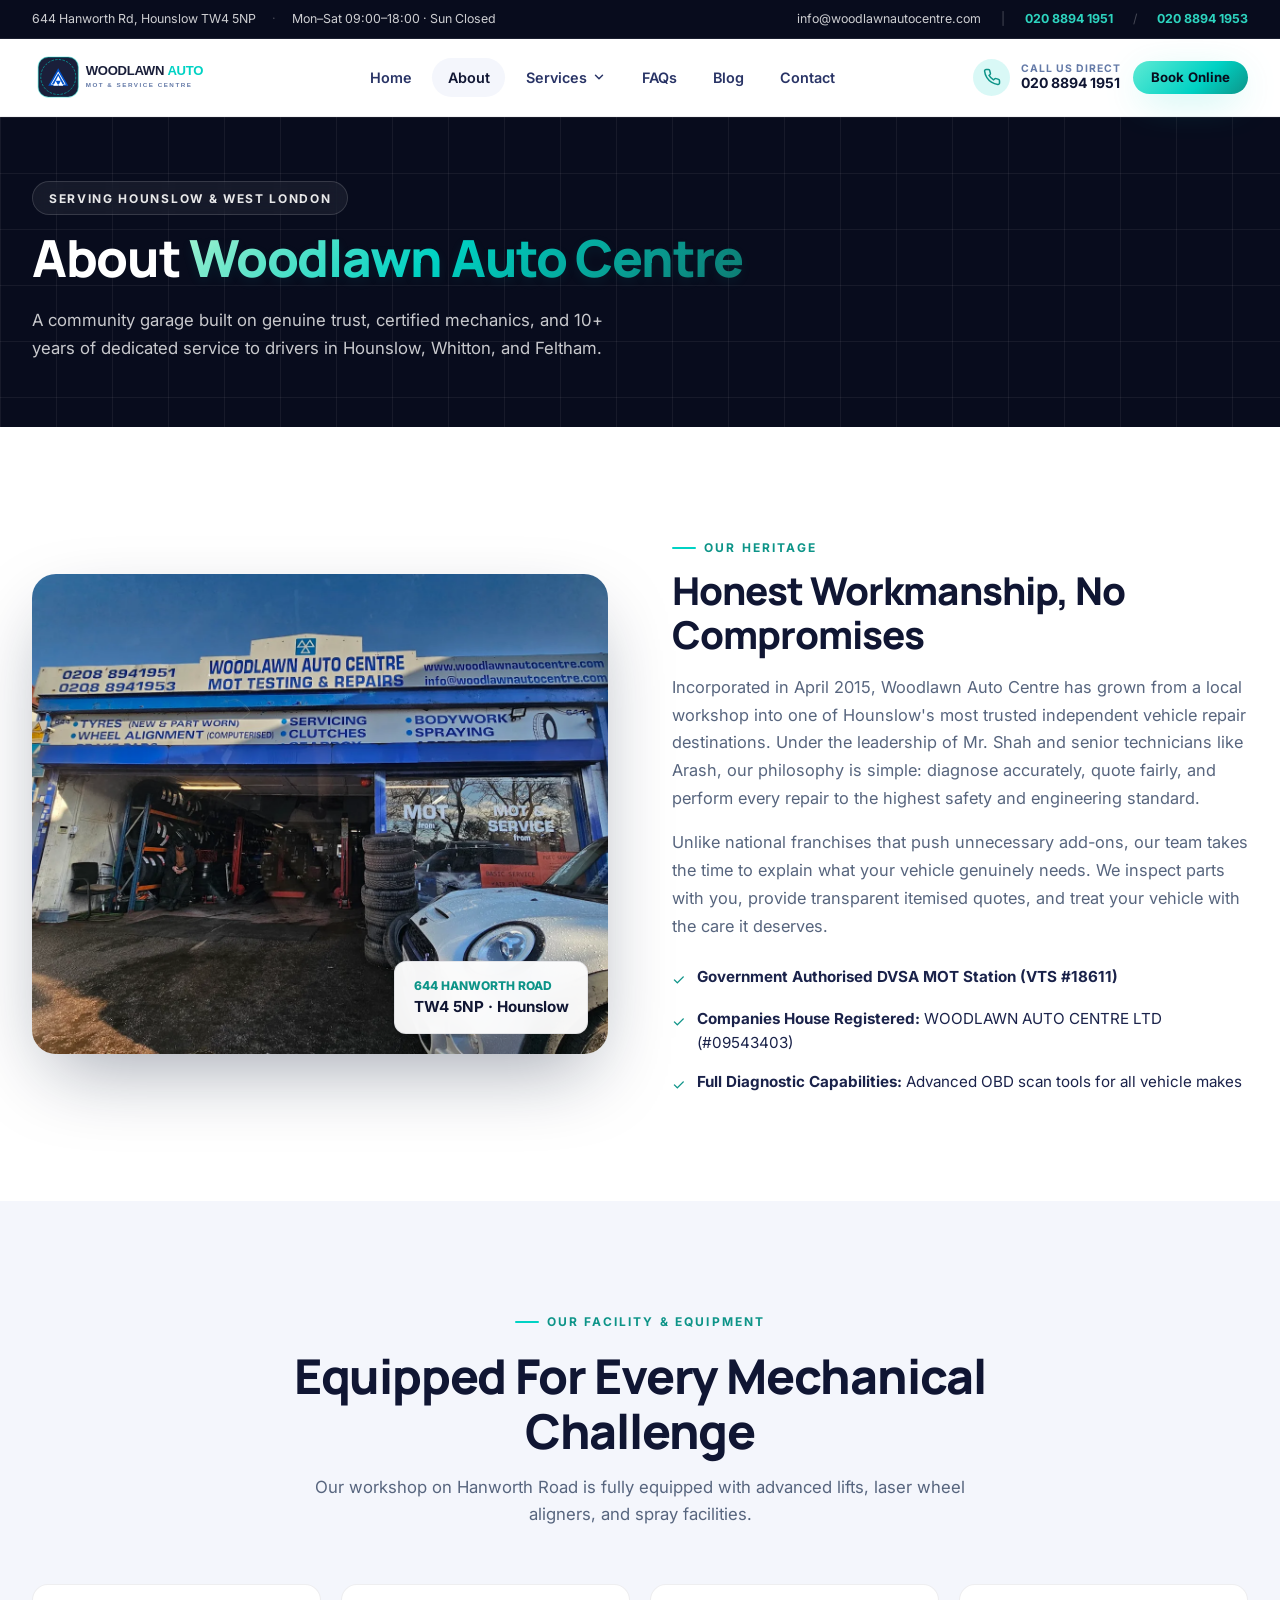
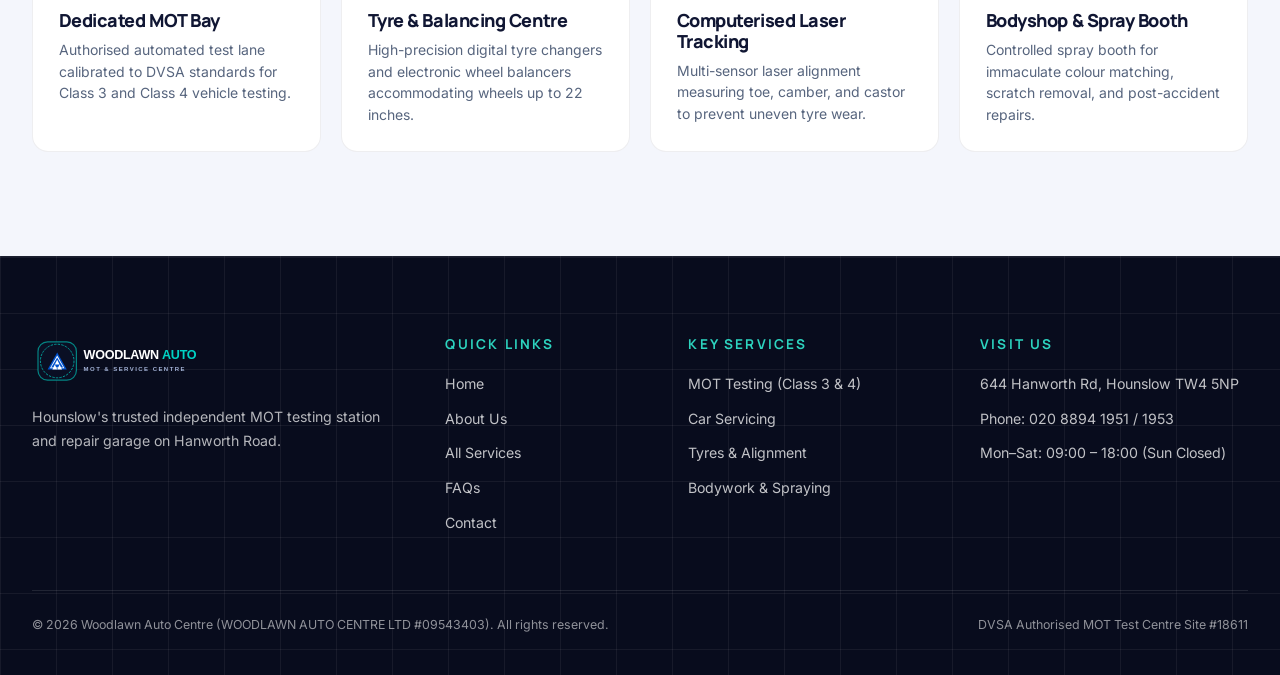
<file: about.html>
<!DOCTYPE html>
<html lang="en-GB">
<head>
  <meta charset="utf-8" />
  <meta name="viewport" content="width=device-width, initial-scale=1" />
  <title>About Woodlawn Auto Centre | Hounslow's Trusted Independent Garage</title>
  <meta name="description" content="Learn about Woodlawn Auto Centre on Hanworth Road. Established in 2015, DVSA MOT testing station #18611, 4.4★ rated on Google with 213+ reviews." />
  <link rel="canonical" href="https://www.woodlawnautocentre.com/about.html" />
  
  <link rel="icon" href="assets/images/favicon.svg" type="image/svg+xml" />
  <link rel="stylesheet" href="css/main.css" />
  <link rel="stylesheet" href="css/components.css" />
</head>
<body>

  <!-- Top Bar -->
  <div class="topbar">
    <div class="container-x">
      <div class="topbar-info">
        <span>644 Hanworth Rd, Hounslow TW4 5NP</span>
        <span class="topbar-divider">·</span>
        <span>Mon–Sat 09:00–18:00 · Sun Closed</span>
      </div>
      <div class="topbar-contact">
        <a href="mailto:info@woodlawnautocentre.com" class="topbar-email">info@woodlawnautocentre.com</a>
        <span class="topbar-divider">|</span>
        <a href="tel:+442088941951" class="topbar-phone">020 8894 1951</a>
        <span class="topbar-divider">/</span>
        <a href="tel:+442088941953" class="topbar-phone">020 8894 1953</a>
      </div>
    </div>
  </div>

  <!-- Header -->
  <header class="site-header">
    <div class="container-x nav-container">
      <a href="index.html" class="brand-link" aria-label="Woodlawn Auto Centre - Home">
        <img src="assets/images/logo.svg" alt="Woodlawn Auto Centre Logo" class="brand-logo-img" />
      </a>

      <nav class="desktop-nav">
        <a href="index.html" class="nav-link">Home</a>
        <a href="about.html" class="nav-link active">About</a>
        <div class="nav-dropdown">
          <a href="services.html" class="nav-link dropdown-trigger">
            Services
            <svg xmlns="http://www.w3.org/2000/svg" width="14" height="14" viewBox="0 0 24 24" fill="none" stroke="currentColor" stroke-width="2.5" stroke-linecap="round" stroke-linejoin="round"><path d="m6 9 6 6 6-6"/></svg>
          </a>
          <div class="dropdown-menu">
            <div class="dropdown-card">
              <a href="mot.html" class="dropdown-item">MOT Testing (Class 3 &amp; 4)</a>
              <a href="servicing.html" class="dropdown-item">Car Servicing</a>
              <a href="tyres.html" class="dropdown-item">Tyres &amp; Wheel Alignment</a>
              <a href="accident-repair.html" class="dropdown-item">Bodywork &amp; Spraying</a>
              <a href="clutch.html" class="dropdown-item">Clutches &amp; Gearboxes</a>
              <a href="engine.html" class="dropdown-item">Engine Diagnostics &amp; Brakes</a>
            </div>
          </div>
        </div>
        <a href="faq.html" class="nav-link">FAQs</a>
        <a href="blog.html" class="nav-link">Blog</a>
        <a href="contact.html" class="nav-link">Contact</a>
      </nav>

      <div class="header-actions">
        <a href="tel:+442088941951" class="header-call-btn">
          <span class="header-call-icon">
            <svg xmlns="http://www.w3.org/2000/svg" width="18" height="18" viewBox="0 0 24 24" fill="none" stroke="currentColor" stroke-width="2"><path d="M22 16.92v3a2 2 0 0 1-2.18 2 19.79 19.79 0 0 1-8.63-3.07 19.5 19.5 0 0 1-6-6 19.79 19.79 0 0 1-3.07-8.67A2 2 0 0 1 4.11 2h3a2 2 0 0 1 2 1.72 12.84 12.84 0 0 0 .7 2.81 2 2 0 0 1-.45 2.11L8.09 9.91a16 16 0 0 0 6 6l1.27-1.27a2 2 0 0 1 2.11-.45 12.84 12.84 0 0 0 2.81.7A2 2 0 0 1 22 16.92z"/></svg>
          </span>
          <span style="display:flex; flex-direction:column; line-height:1.15;">
            <span style="font-size:0.65rem; text-transform:uppercase; color:var(--color-brand-navy-400); letter-spacing:0.1em;">Call Us Direct</span>
            <span>020 8894 1951</span>
          </span>
        </a>
        <a href="#book" class="btn btn-gold btn-sm open-booking-modal">Book Online</a>
        <button class="mobile-menu-btn" aria-label="Open Navigation Menu">☰</button>
      </div>
    </div>
  </header>

  <!-- Page Banner -->
  <section class="hero bg-grid" style="padding-top:4rem; padding-bottom:4rem;">
    <div class="container-x">
      <span class="hero-badge">Serving Hounslow &amp; West London</span>
      <h1 class="hero-title" style="margin-top:1rem; font-size:3.2rem;">
        About <span class="text-gradient-gold">Woodlawn Auto Centre</span>
      </h1>
      <p class="hero-desc">
        A community garage built on genuine trust, certified mechanics, and 10+ years of dedicated service to drivers in Hounslow, Whitton, and Feltham.
      </p>
    </div>
  </section>

  <!-- Main Story Section -->
  <section class="section-pad">
    <div class="container-x">
      <div class="about-split">
        <div class="about-img-frame">
          <img src="assets/images/workshop-exterior.webp" alt="Woodlawn Auto Centre Shopfront and MOT bay" />
          <div class="about-badge-float about-badge-bottom">
            <div>
              <p style="font-size:0.75rem; font-weight:800; color:var(--color-brand-gold-600); text-transform:uppercase;">644 Hanworth Road</p>
              <p style="font-size:0.95rem; font-weight:700; color:var(--color-brand-navy-900);">TW4 5NP · Hounslow</p>
            </div>
          </div>
        </div>

        <div>
          <span class="eyebrow">Our Heritage</span>
          <h2 style="font-size:2.4rem; margin-top:0.75rem;">Honest Workmanship, No Compromises</h2>
          <p style="margin-top:1rem; color:var(--color-text-muted); font-size:1.025rem; line-height:1.7;">
            Incorporated in April 2015, Woodlawn Auto Centre has grown from a local workshop into one of Hounslow's most trusted independent vehicle repair destinations. Under the leadership of Mr. Shah and senior technicians like Arash, our philosophy is simple: diagnose accurately, quote fairly, and perform every repair to the highest safety and engineering standard.
          </p>
          <p style="margin-top:1rem; color:var(--color-text-muted); font-size:1.025rem; line-height:1.7;">
            Unlike national franchises that push unnecessary add-ons, our team takes the time to explain what your vehicle genuinely needs. We inspect parts with you, provide transparent itemised quotes, and treat your vehicle with the care it deserves.
          </p>

          <div class="check-list" style="margin-top:1.5rem;">
            <div class="check-item">
              <span class="check-icon">✓</span>
              <span><strong>Government Authorised DVSA MOT Station (VTS #18611)</strong></span>
            </div>
            <div class="check-item">
              <span class="check-icon">✓</span>
              <span><strong>Companies House Registered:</strong> WOODLAWN AUTO CENTRE LTD (#09543403)</span>
            </div>
            <div class="check-item">
              <span class="check-icon">✓</span>
              <span><strong>Full Diagnostic Capabilities:</strong> Advanced OBD scan tools for all vehicle makes</span>
            </div>
          </div>
        </div>
      </div>
    </div>
  </section>

  <!-- Facility & Bays -->
  <section class="section-pad" style="background-color:var(--color-brand-navy-50);">
    <div class="container-x">
      <div class="section-head">
        <span class="eyebrow">Our Facility &amp; Equipment</span>
        <h2>Equipped For Every Mechanical Challenge</h2>
        <p>Our workshop on Hanworth Road is fully equipped with advanced lifts, laser wheel aligners, and spray facilities.</p>
      </div>

      <div class="why-grid">
        <div class="why-card">
          <h3>Dedicated MOT Bay</h3>
          <p>Authorised automated test lane calibrated to DVSA standards for Class 3 and Class 4 vehicle testing.</p>
        </div>
        <div class="why-card">
          <h3>Tyre &amp; Balancing Centre</h3>
          <p>High-precision digital tyre changers and electronic wheel balancers accommodating wheels up to 22 inches.</p>
        </div>
        <div class="why-card">
          <h3>Computerised Laser Tracking</h3>
          <p>Multi-sensor laser alignment measuring toe, camber, and castor to prevent uneven tyre wear.</p>
        </div>
        <div class="why-card">
          <h3>Bodyshop &amp; Spray Booth</h3>
          <p>Controlled spray booth for immaculate colour matching, scratch removal, and post-accident repairs.</p>
        </div>
      </div>
    </div>
  </section>

  <!-- Footer -->
  <footer class="site-footer bg-grid">
    <div class="container-x">
      <div class="footer-grid">
        <div>
          <a href="index.html" class="brand-link" style="margin-bottom:1.25rem;">
            <img src="assets/images/logo-light.svg" alt="Woodlawn Auto Centre Logo" style="height:48px;" />
          </a>
          <p style="font-size:0.885rem; color:rgba(255,255,255,0.7); line-height:1.65;">
            Hounslow's trusted independent MOT testing station and repair garage on Hanworth Road.
          </p>
        </div>
        <div>
          <h4 class="footer-heading">Quick Links</h4>
          <ul class="footer-links-list">
            <li><a href="index.html" class="footer-link">Home</a></li>
            <li><a href="about.html" class="footer-link">About Us</a></li>
            <li><a href="services.html" class="footer-link">All Services</a></li>
            <li><a href="faq.html" class="footer-link">FAQs</a></li>
            <li><a href="contact.html" class="footer-link">Contact</a></li>
          </ul>
        </div>
        <div>
          <h4 class="footer-heading">Key Services</h4>
          <ul class="footer-links-list">
            <li><a href="mot.html" class="footer-link">MOT Testing (Class 3 &amp; 4)</a></li>
            <li><a href="servicing.html" class="footer-link">Car Servicing</a></li>
            <li><a href="tyres.html" class="footer-link">Tyres &amp; Alignment</a></li>
            <li><a href="accident-repair.html" class="footer-link">Bodywork &amp; Spraying</a></li>
          </ul>
        </div>
        <div>
          <h4 class="footer-heading">Visit Us</h4>
          <ul class="footer-links-list">
            <li>644 Hanworth Rd, Hounslow TW4 5NP</li>
            <li>Phone: 020 8894 1951 / 1953</li>
            <li>Mon–Sat: 09:00 – 18:00 (Sun Closed)</li>
          </ul>
        </div>
      </div>
      <div class="footer-bottom">
        <p>© 2026 Woodlawn Auto Centre (WOODLAWN AUTO CENTRE LTD #09543403). All rights reserved.</p>
        <p>DVSA Authorised MOT Test Centre Site #18611</p>
      </div>
    </div>
  </footer>

  <!-- Booking Modal -->
  <div class="modal-backdrop" id="bookingModal">
    <div class="modal-card">
      <button class="modal-close-btn" aria-label="Close">✕</button>
      <span class="eyebrow">Quick Appointment Request</span>
      <h3 style="margin-top:0.35rem;">Book Your Vehicle</h3>
      <form id="quickBookingForm" style="margin-top:1.5rem;">
        <div class="form-group">
          <label class="form-label">Full Name *</label>
          <input type="text" id="bookingName" class="form-input" required />
        </div>
        <div style="display:grid; grid-template-columns:1fr 1fr; gap:0.85rem;">
          <div class="form-group">
            <label class="form-label">Phone Number *</label>
            <input type="tel" id="bookingPhone" class="form-input" required />
          </div>
          <div class="form-group">
            <label class="form-label">Car Reg *</label>
            <input type="text" id="bookingReg" class="form-input" required />
          </div>
        </div>
        <div style="display:grid; grid-template-columns:1fr 1fr; gap:0.85rem;">
          <div class="form-group">
            <label class="form-label">Service *</label>
            <select id="bookingService" class="form-select" required>
              <option value="MOT Testing">MOT Testing</option>
              <option value="Car Servicing">Car Servicing</option>
              <option value="Tyres">Tyres &amp; Alignment</option>
              <option value="Bodywork">Bodywork &amp; Spraying</option>
            </select>
          </div>
          <div class="form-group">
            <label class="form-label">Preferred Date *</label>
            <input type="date" id="bookingDate" class="form-input" required />
          </div>
        </div>
        <button type="submit" class="btn btn-gold" style="width:100%; margin-top:0.75rem;">Submit via WhatsApp</button>
      </form>
      <div id="bookingFormSuccess" style="display:none; text-align:center; padding:1.5rem 0;">
        <h4>Request Submitted!</h4>
        <p style="color:var(--color-text-muted); margin-top:0.5rem;">Click below to send via WhatsApp or give us a call.</p>
        <a id="whatsappDirectLink" href="#" target="_blank" class="btn btn-gold" style="width:100%; margin-top:1rem;">Open WhatsApp</a>
      </div>
    </div>
  </div>

  <script src="js/main.js"></script>
  <script src="js/booking-modal.js"></script>
</body>
</html>
</file>
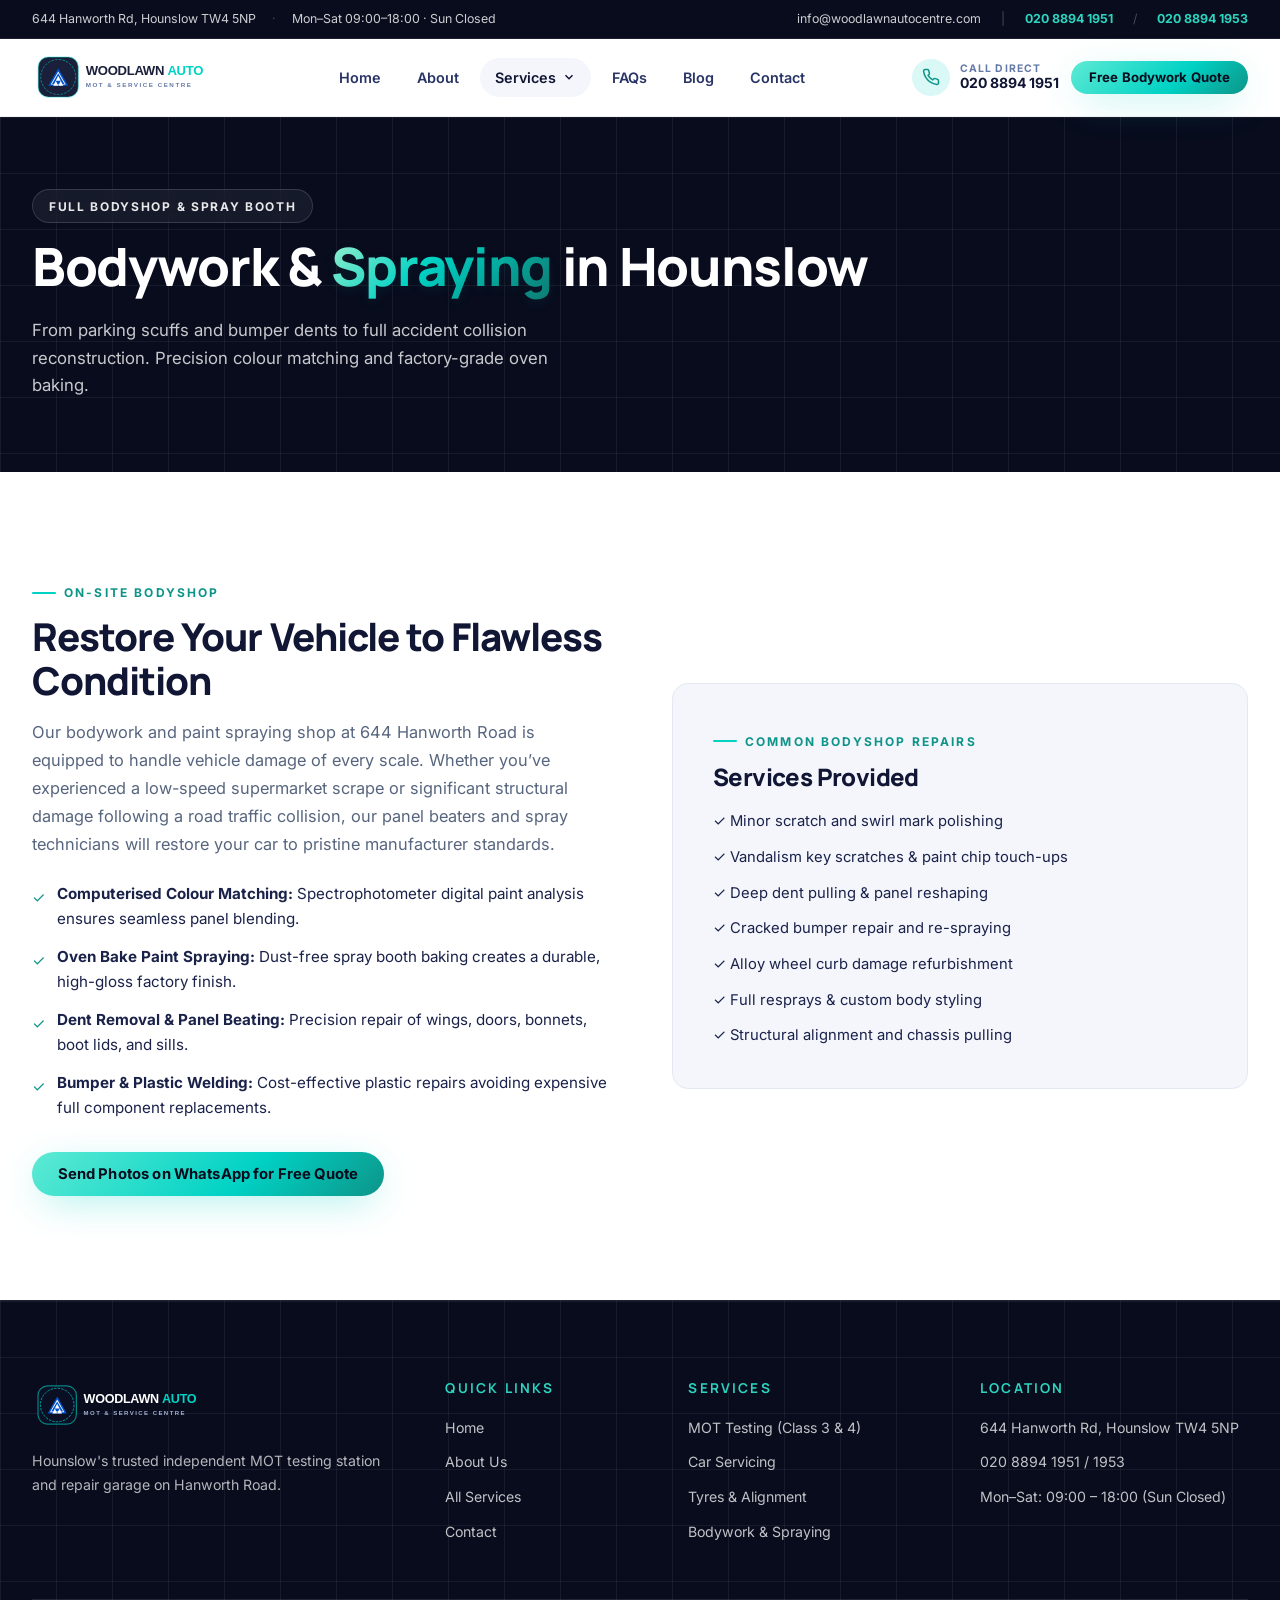
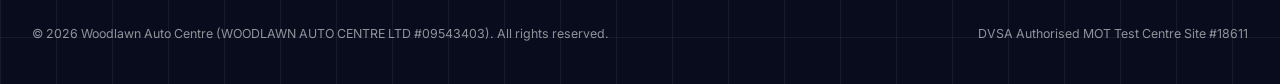
<file: accident-repair.html>
<!DOCTYPE html>
<html lang="en-GB">
<head>
  <meta charset="utf-8" />
  <meta name="viewport" content="width=device-width, initial-scale=1" />
  <title>Accident Repair, Bodywork &amp; Spraying Hounslow | Woodlawn Auto Centre</title>
  <meta name="description" content="Accident repair, car bodywork, panel beating &amp; oven paint spraying on Hanworth Road, Hounslow. Free estimates, factory colour matching &amp; dent removal." />
  <link rel="canonical" href="https://www.woodlawnautocentre.com/accident-repair.html" />
  <link rel="icon" href="assets/images/favicon.svg" type="image/svg+xml" />
  <link rel="stylesheet" href="css/main.css" />
  <link rel="stylesheet" href="css/components.css" />
</head>
<body>

  <!-- Top Bar -->
  <div class="topbar">
    <div class="container-x">
      <div class="topbar-info">
        <span>644 Hanworth Rd, Hounslow TW4 5NP</span>
        <span class="topbar-divider">·</span>
        <span>Mon–Sat 09:00–18:00 · Sun Closed</span>
      </div>
      <div class="topbar-contact">
        <a href="mailto:info@woodlawnautocentre.com" class="topbar-email">info@woodlawnautocentre.com</a>
        <span class="topbar-divider">|</span>
        <a href="tel:+442088941951" class="topbar-phone">020 8894 1951</a>
        <span class="topbar-divider">/</span>
        <a href="tel:+442088941953" class="topbar-phone">020 8894 1953</a>
      </div>
    </div>
  </div>

  <!-- Header -->
  <header class="site-header">
    <div class="container-x nav-container">
      <a href="index.html" class="brand-link" aria-label="Woodlawn Auto Centre - Home">
        <img src="assets/images/logo.svg" alt="Woodlawn Auto Centre Logo" class="brand-logo-img" />
      </a>

      <nav class="desktop-nav">
        <a href="index.html" class="nav-link">Home</a>
        <a href="about.html" class="nav-link">About</a>
        <div class="nav-dropdown">
          <a href="services.html" class="nav-link dropdown-trigger active">
            Services
            <svg xmlns="http://www.w3.org/2000/svg" width="14" height="14" viewBox="0 0 24 24" fill="none" stroke="currentColor" stroke-width="2.5"><path d="m6 9 6 6 6-6"/></svg>
          </a>
          <div class="dropdown-menu">
            <div class="dropdown-card">
              <a href="mot.html" class="dropdown-item">MOT Testing (Class 3 &amp; 4)</a>
              <a href="servicing.html" class="dropdown-item">Car Servicing</a>
              <a href="tyres.html" class="dropdown-item">Tyres &amp; Wheel Alignment</a>
              <a href="accident-repair.html" class="dropdown-item">Bodywork &amp; Spraying</a>
              <a href="clutch.html" class="dropdown-item">Clutches &amp; Gearboxes</a>
              <a href="engine.html" class="dropdown-item">Engine Diagnostics &amp; Brakes</a>
            </div>
          </div>
        </div>
        <a href="faq.html" class="nav-link">FAQs</a>
        <a href="blog.html" class="nav-link">Blog</a>
        <a href="contact.html" class="nav-link">Contact</a>
      </nav>

      <div class="header-actions">
        <a href="tel:+442088941951" class="header-call-btn">
          <span class="header-call-icon">
            <svg xmlns="http://www.w3.org/2000/svg" width="18" height="18" viewBox="0 0 24 24" fill="none" stroke="currentColor" stroke-width="2"><path d="M22 16.92v3a2 2 0 0 1-2.18 2 19.79 19.79 0 0 1-8.63-3.07 19.5 19.5 0 0 1-6-6 19.79 19.79 0 0 1-3.07-8.67A2 2 0 0 1 4.11 2h3a2 2 0 0 1 2 1.72 12.84 12.84 0 0 0 .7 2.81 2 2 0 0 1-.45 2.11L8.09 9.91a16 16 0 0 0 6 6l1.27-1.27a2 2 0 0 1 2.11-.45 12.84 12.84 0 0 0 2.81.7A2 2 0 0 1 22 16.92z"/></svg>
          </span>
          <span style="display:flex; flex-direction:column; line-height:1.15;">
            <span style="font-size:0.65rem; text-transform:uppercase; color:var(--color-brand-navy-400); letter-spacing:0.1em;">Call Direct</span>
            <span>020 8894 1951</span>
          </span>
        </a>
        <a href="#book" class="btn btn-gold btn-sm open-booking-modal" data-service="Bodywork &amp; Spraying">Free Bodywork Quote</a>
        <button class="mobile-menu-btn" aria-label="Open Menu">☰</button>
      </div>
    </div>
  </header>

  <!-- Hero Header -->
  <section class="hero bg-grid" style="padding-top:4.5rem; padding-bottom:4.5rem;">
    <div class="container-x">
      <span class="hero-badge">Full Bodyshop &amp; Spray Booth</span>
      <h1 class="hero-title" style="margin-top:1rem; font-size:3.3rem;">
        Bodywork &amp; <span class="text-gradient-gold">Spraying</span> in Hounslow
      </h1>
      <p class="hero-desc">
        From parking scuffs and bumper dents to full accident collision reconstruction. Precision colour matching and factory-grade oven baking.
      </p>
    </div>
  </section>

  <!-- Bodywork Details -->
  <section class="section-pad">
    <div class="container-x">
      <div class="about-split">
        <div>
          <span class="eyebrow">On-Site Bodyshop</span>
          <h2 style="font-size:2.4rem; margin-top:0.75rem;">Restore Your Vehicle to Flawless Condition</h2>
          <p style="margin-top:1rem; color:var(--color-text-muted); font-size:1.025rem; line-height:1.7;">
            Our bodywork and paint spraying shop at 644 Hanworth Road is equipped to handle vehicle damage of every scale. Whether you’ve experienced a low-speed supermarket scrape or significant structural damage following a road traffic collision, our panel beaters and spray technicians will restore your car to pristine manufacturer standards.
          </p>

          <div class="check-list" style="margin-top:1.5rem;">
            <div class="check-item">
              <span class="check-icon">✓</span>
              <span><strong>Computerised Colour Matching:</strong> Spectrophotometer digital paint analysis ensures seamless panel blending.</span>
            </div>
            <div class="check-item">
              <span class="check-icon">✓</span>
              <span><strong>Oven Bake Paint Spraying:</strong> Dust-free spray booth baking creates a durable, high-gloss factory finish.</span>
            </div>
            <div class="check-item">
              <span class="check-icon">✓</span>
              <span><strong>Dent Removal &amp; Panel Beating:</strong> Precision repair of wings, doors, bonnets, boot lids, and sills.</span>
            </div>
            <div class="check-item">
              <span class="check-icon">✓</span>
              <span><strong>Bumper &amp; Plastic Welding:</strong> Cost-effective plastic repairs avoiding expensive full component replacements.</span>
            </div>
          </div>

          <div style="margin-top:2rem;">
            <a href="https://wa.me/442088941951?text=Hello%2C%20I%20would%20like%20a%20quote%20for%20bodywork%20repair." target="_blank" rel="noopener" class="btn btn-gold">
              Send Photos on WhatsApp for Free Quote
            </a>
          </div>
        </div>

        <div class="card" style="padding:2.5rem; background:var(--color-brand-navy-50); border:1px solid var(--color-brand-navy-100);">
          <span class="eyebrow">Common Bodyshop Repairs</span>
          <h3 style="margin-top:0.75rem; font-size:1.5rem;">Services Provided</h3>
          <ul style="margin-top:1.25rem; display:flex; flex-direction:column; gap:0.75rem; font-size:0.925rem; color:var(--color-brand-navy-800);">
            <li>✓ Minor scratch and swirl mark polishing</li>
            <li>✓ Vandalism key scratches &amp; paint chip touch-ups</li>
            <li>✓ Deep dent pulling &amp; panel reshaping</li>
            <li>✓ Cracked bumper repair and re-spraying</li>
            <li>✓ Alloy wheel curb damage refurbishment</li>
            <li>✓ Full resprays &amp; custom body styling</li>
            <li>✓ Structural alignment and chassis pulling</li>
          </ul>
        </div>
      </div>
    </div>
  </section>

  <!-- Footer -->
  <footer class="site-footer bg-grid">
    <div class="container-x">
      <div class="footer-grid">
        <div>
          <a href="index.html" class="brand-link" style="margin-bottom:1.25rem;">
            <img src="assets/images/logo-light.svg" alt="Woodlawn Auto Centre Logo" style="height:48px;" />
          </a>
          <p style="font-size:0.885rem; color:rgba(255,255,255,0.7); line-height:1.65;">
            Hounslow's trusted independent MOT testing station and repair garage on Hanworth Road.
          </p>
        </div>
        <div>
          <h4 class="footer-heading">Quick Links</h4>
          <ul class="footer-links-list">
            <li><a href="index.html" class="footer-link">Home</a></li>
            <li><a href="about.html" class="footer-link">About Us</a></li>
            <li><a href="services.html" class="footer-link">All Services</a></li>
            <li><a href="contact.html" class="footer-link">Contact</a></li>
          </ul>
        </div>
        <div>
          <h4 class="footer-heading">Services</h4>
          <ul class="footer-links-list">
            <li><a href="mot.html" class="footer-link">MOT Testing (Class 3 &amp; 4)</a></li>
            <li><a href="servicing.html" class="footer-link">Car Servicing</a></li>
            <li><a href="tyres.html" class="footer-link">Tyres &amp; Alignment</a></li>
            <li><a href="accident-repair.html" class="footer-link">Bodywork &amp; Spraying</a></li>
          </ul>
        </div>
        <div>
          <h4 class="footer-heading">Location</h4>
          <ul class="footer-links-list">
            <li>644 Hanworth Rd, Hounslow TW4 5NP</li>
            <li>020 8894 1951 / 1953</li>
            <li>Mon–Sat: 09:00 – 18:00 (Sun Closed)</li>
          </ul>
        </div>
      </div>
      <div class="footer-bottom">
        <p>© 2026 Woodlawn Auto Centre (WOODLAWN AUTO CENTRE LTD #09543403). All rights reserved.</p>
        <p>DVSA Authorised MOT Test Centre Site #18611</p>
      </div>
    </div>
  </footer>

  <script src="js/main.js"></script>
  <script src="js/booking-modal.js"></script>
</body>
</html>
</file>
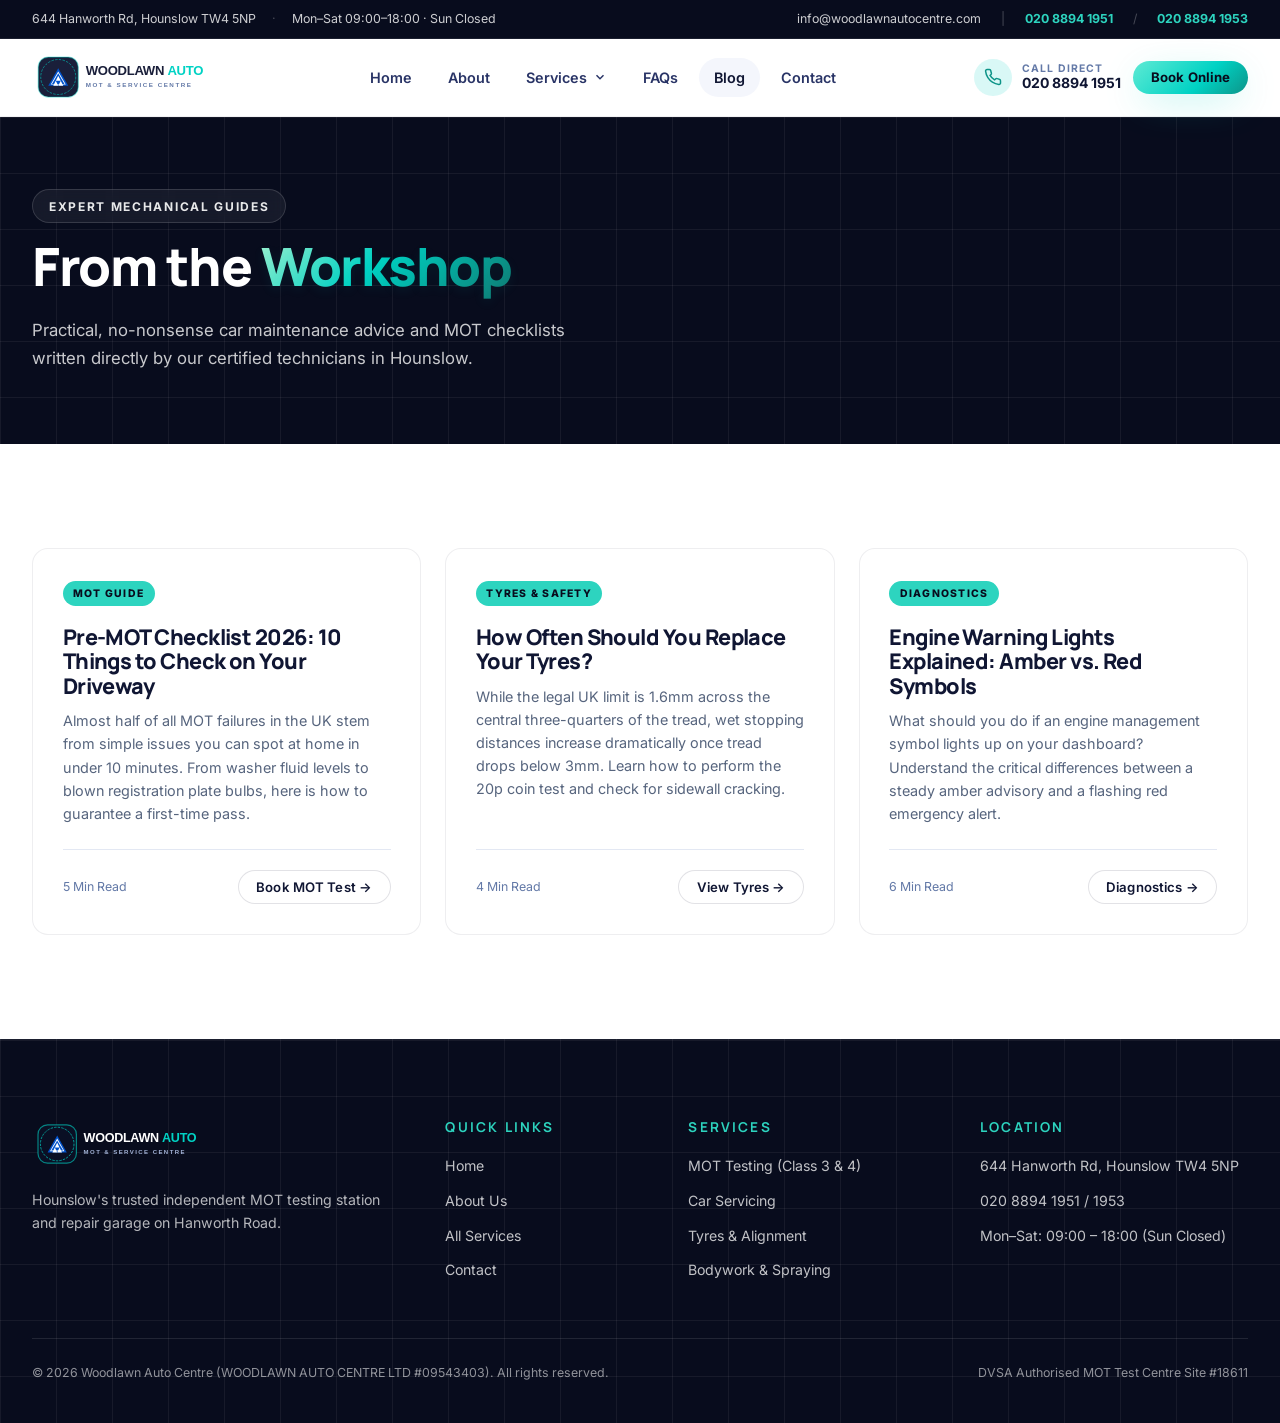
<file: blog.html>
<!DOCTYPE html>
<html lang="en-GB">
<head>
  <meta charset="utf-8" />
  <meta name="viewport" content="width=device-width, initial-scale=1" />
  <title>Workshop Blog &amp; Vehicle Advice | Woodlawn Auto Centre Hounslow</title>
  <meta name="description" content="Helpful tips, pre-MOT checklists, tyre maintenance guides, and mechanical advice from the technicians at Woodlawn Auto Centre on Hanworth Road." />
  <link rel="canonical" href="https://www.woodlawnautocentre.com/blog.html" />
  <link rel="icon" href="assets/images/favicon.svg" type="image/svg+xml" />
  <link rel="stylesheet" href="css/main.css" />
  <link rel="stylesheet" href="css/components.css" />
</head>
<body>

  <!-- Top Bar -->
  <div class="topbar">
    <div class="container-x">
      <div class="topbar-info">
        <span>644 Hanworth Rd, Hounslow TW4 5NP</span>
        <span class="topbar-divider">·</span>
        <span>Mon–Sat 09:00–18:00 · Sun Closed</span>
      </div>
      <div class="topbar-contact">
        <a href="mailto:info@woodlawnautocentre.com" class="topbar-email">info@woodlawnautocentre.com</a>
        <span class="topbar-divider">|</span>
        <a href="tel:+442088941951" class="topbar-phone">020 8894 1951</a>
        <span class="topbar-divider">/</span>
        <a href="tel:+442088941953" class="topbar-phone">020 8894 1953</a>
      </div>
    </div>
  </div>

  <!-- Header -->
  <header class="site-header">
    <div class="container-x nav-container">
      <a href="index.html" class="brand-link" aria-label="Woodlawn Auto Centre - Home">
        <img src="assets/images/logo.svg" alt="Woodlawn Auto Centre Logo" class="brand-logo-img" />
      </a>

      <nav class="desktop-nav">
        <a href="index.html" class="nav-link">Home</a>
        <a href="about.html" class="nav-link">About</a>
        <div class="nav-dropdown">
          <a href="services.html" class="nav-link dropdown-trigger">
            Services
            <svg xmlns="http://www.w3.org/2000/svg" width="14" height="14" viewBox="0 0 24 24" fill="none" stroke="currentColor" stroke-width="2.5"><path d="m6 9 6 6 6-6"/></svg>
          </a>
          <div class="dropdown-menu">
            <div class="dropdown-card">
              <a href="mot.html" class="dropdown-item">MOT Testing (Class 3 &amp; 4)</a>
              <a href="servicing.html" class="dropdown-item">Car Servicing</a>
              <a href="tyres.html" class="dropdown-item">Tyres &amp; Wheel Alignment</a>
              <a href="accident-repair.html" class="dropdown-item">Bodywork &amp; Spraying</a>
              <a href="clutch.html" class="dropdown-item">Clutches &amp; Gearboxes</a>
              <a href="engine.html" class="dropdown-item">Engine Diagnostics &amp; Brakes</a>
            </div>
          </div>
        </div>
        <a href="faq.html" class="nav-link">FAQs</a>
        <a href="blog.html" class="nav-link active">Blog</a>
        <a href="contact.html" class="nav-link">Contact</a>
      </nav>

      <div class="header-actions">
        <a href="tel:+442088941951" class="header-call-btn">
          <span class="header-call-icon">
            <svg xmlns="http://www.w3.org/2000/svg" width="18" height="18" viewBox="0 0 24 24" fill="none" stroke="currentColor" stroke-width="2"><path d="M22 16.92v3a2 2 0 0 1-2.18 2 19.79 19.79 0 0 1-8.63-3.07 19.5 19.5 0 0 1-6-6 19.79 19.79 0 0 1-3.07-8.67A2 2 0 0 1 4.11 2h3a2 2 0 0 1 2 1.72 12.84 12.84 0 0 0 .7 2.81 2 2 0 0 1-.45 2.11L8.09 9.91a16 16 0 0 0 6 6l1.27-1.27a2 2 0 0 1 2.11-.45 12.84 12.84 0 0 0 2.81.7A2 2 0 0 1 22 16.92z"/></svg>
          </span>
          <span style="display:flex; flex-direction:column; line-height:1.15;">
            <span style="font-size:0.65rem; text-transform:uppercase; color:var(--color-brand-navy-400); letter-spacing:0.1em;">Call Direct</span>
            <span>020 8894 1951</span>
          </span>
        </a>
        <a href="#book" class="btn btn-gold btn-sm open-booking-modal">Book Online</a>
        <button class="mobile-menu-btn" aria-label="Open Menu">☰</button>
      </div>
    </div>
  </header>

  <!-- Page Banner -->
  <section class="hero bg-grid" style="padding-top:4.5rem; padding-bottom:4.5rem;">
    <div class="container-x">
      <span class="hero-badge">Expert Mechanical Guides</span>
      <h1 class="hero-title" style="margin-top:1rem; font-size:3.3rem;">
        From the <span class="text-gradient-gold">Workshop</span>
      </h1>
      <p class="hero-desc">
        Practical, no-nonsense car maintenance advice and MOT checklists written directly by our certified technicians in Hounslow.
      </p>
    </div>
  </section>

  <!-- Articles Grid -->
  <section class="section-pad">
    <div class="container-x">
      <div class="services-grid" style="margin-top:0;">
        <!-- Article 1 -->
        <div class="card" style="padding:1.85rem; display:flex; flex-direction:column; justify-content:space-between;">
          <div>
            <span class="service-badge">MOT Guide</span>
            <h3 style="margin-top:1.25rem; font-size:1.35rem;">Pre-MOT Checklist 2026: 10 Things to Check on Your Driveway</h3>
            <p style="margin-top:0.65rem; font-size:0.9rem; color:var(--color-text-muted); line-height:1.6;">
              Almost half of all MOT failures in the UK stem from simple issues you can spot at home in under 10 minutes. From washer fluid levels to blown registration plate bulbs, here is how to guarantee a first-time pass.
            </p>
          </div>
          <div style="margin-top:1.5rem; padding-top:1.25rem; border-top:1px solid var(--color-brand-navy-100); display:flex; justify-content:space-between; align-items:center;">
            <span style="font-size:0.775rem; color:var(--color-brand-navy-400);">5 Min Read</span>
            <a href="mot.html" class="btn btn-ghost btn-sm">Book MOT Test →</a>
          </div>
        </div>

        <!-- Article 2 -->
        <div class="card" style="padding:1.85rem; display:flex; flex-direction:column; justify-content:space-between;">
          <div>
            <span class="service-badge">Tyres &amp; Safety</span>
            <h3 style="margin-top:1.25rem; font-size:1.35rem;">How Often Should You Replace Your Tyres?</h3>
            <p style="margin-top:0.65rem; font-size:0.9rem; color:var(--color-text-muted); line-height:1.6;">
              While the legal UK limit is 1.6mm across the central three-quarters of the tread, wet stopping distances increase dramatically once tread drops below 3mm. Learn how to perform the 20p coin test and check for sidewall cracking.
            </p>
          </div>
          <div style="margin-top:1.5rem; padding-top:1.25rem; border-top:1px solid var(--color-brand-navy-100); display:flex; justify-content:space-between; align-items:center;">
            <span style="font-size:0.775rem; color:var(--color-brand-navy-400);">4 Min Read</span>
            <a href="tyres.html" class="btn btn-ghost btn-sm">View Tyres →</a>
          </div>
        </div>

        <!-- Article 3 -->
        <div class="card" style="padding:1.85rem; display:flex; flex-direction:column; justify-content:space-between;">
          <div>
            <span class="service-badge">Diagnostics</span>
            <h3 style="margin-top:1.25rem; font-size:1.35rem;">Engine Warning Lights Explained: Amber vs. Red Symbols</h3>
            <p style="margin-top:0.65rem; font-size:0.9rem; color:var(--color-text-muted); line-height:1.6;">
              What should you do if an engine management symbol lights up on your dashboard? Understand the critical differences between a steady amber advisory and a flashing red emergency alert.
            </p>
          </div>
          <div style="margin-top:1.5rem; padding-top:1.25rem; border-top:1px solid var(--color-brand-navy-100); display:flex; justify-content:space-between; align-items:center;">
            <span style="font-size:0.775rem; color:var(--color-brand-navy-400);">6 Min Read</span>
            <a href="engine.html" class="btn btn-ghost btn-sm">Diagnostics →</a>
          </div>
        </div>
      </div>
    </div>
  </section>

  <!-- Footer -->
  <footer class="site-footer bg-grid">
    <div class="container-x">
      <div class="footer-grid">
        <div>
          <a href="index.html" class="brand-link" style="margin-bottom:1.25rem;">
            <img src="assets/images/logo-light.svg" alt="Woodlawn Auto Centre Logo" style="height:48px;" />
          </a>
          <p style="font-size:0.885rem; color:rgba(255,255,255,0.7); line-height:1.65;">
            Hounslow's trusted independent MOT testing station and repair garage on Hanworth Road.
          </p>
        </div>
        <div>
          <h4 class="footer-heading">Quick Links</h4>
          <ul class="footer-links-list">
            <li><a href="index.html" class="footer-link">Home</a></li>
            <li><a href="about.html" class="footer-link">About Us</a></li>
            <li><a href="services.html" class="footer-link">All Services</a></li>
            <li><a href="contact.html" class="footer-link">Contact</a></li>
          </ul>
        </div>
        <div>
          <h4 class="footer-heading">Services</h4>
          <ul class="footer-links-list">
            <li><a href="mot.html" class="footer-link">MOT Testing (Class 3 &amp; 4)</a></li>
            <li><a href="servicing.html" class="footer-link">Car Servicing</a></li>
            <li><a href="tyres.html" class="footer-link">Tyres &amp; Alignment</a></li>
            <li><a href="accident-repair.html" class="footer-link">Bodywork &amp; Spraying</a></li>
          </ul>
        </div>
        <div>
          <h4 class="footer-heading">Location</h4>
          <ul class="footer-links-list">
            <li>644 Hanworth Rd, Hounslow TW4 5NP</li>
            <li>020 8894 1951 / 1953</li>
            <li>Mon–Sat: 09:00 – 18:00 (Sun Closed)</li>
          </ul>
        </div>
      </div>
      <div class="footer-bottom">
        <p>© 2026 Woodlawn Auto Centre (WOODLAWN AUTO CENTRE LTD #09543403). All rights reserved.</p>
        <p>DVSA Authorised MOT Test Centre Site #18611</p>
      </div>
    </div>
  </footer>

  <script src="js/main.js"></script>
  <script src="js/booking-modal.js"></script>
</body>
</html>
</file>
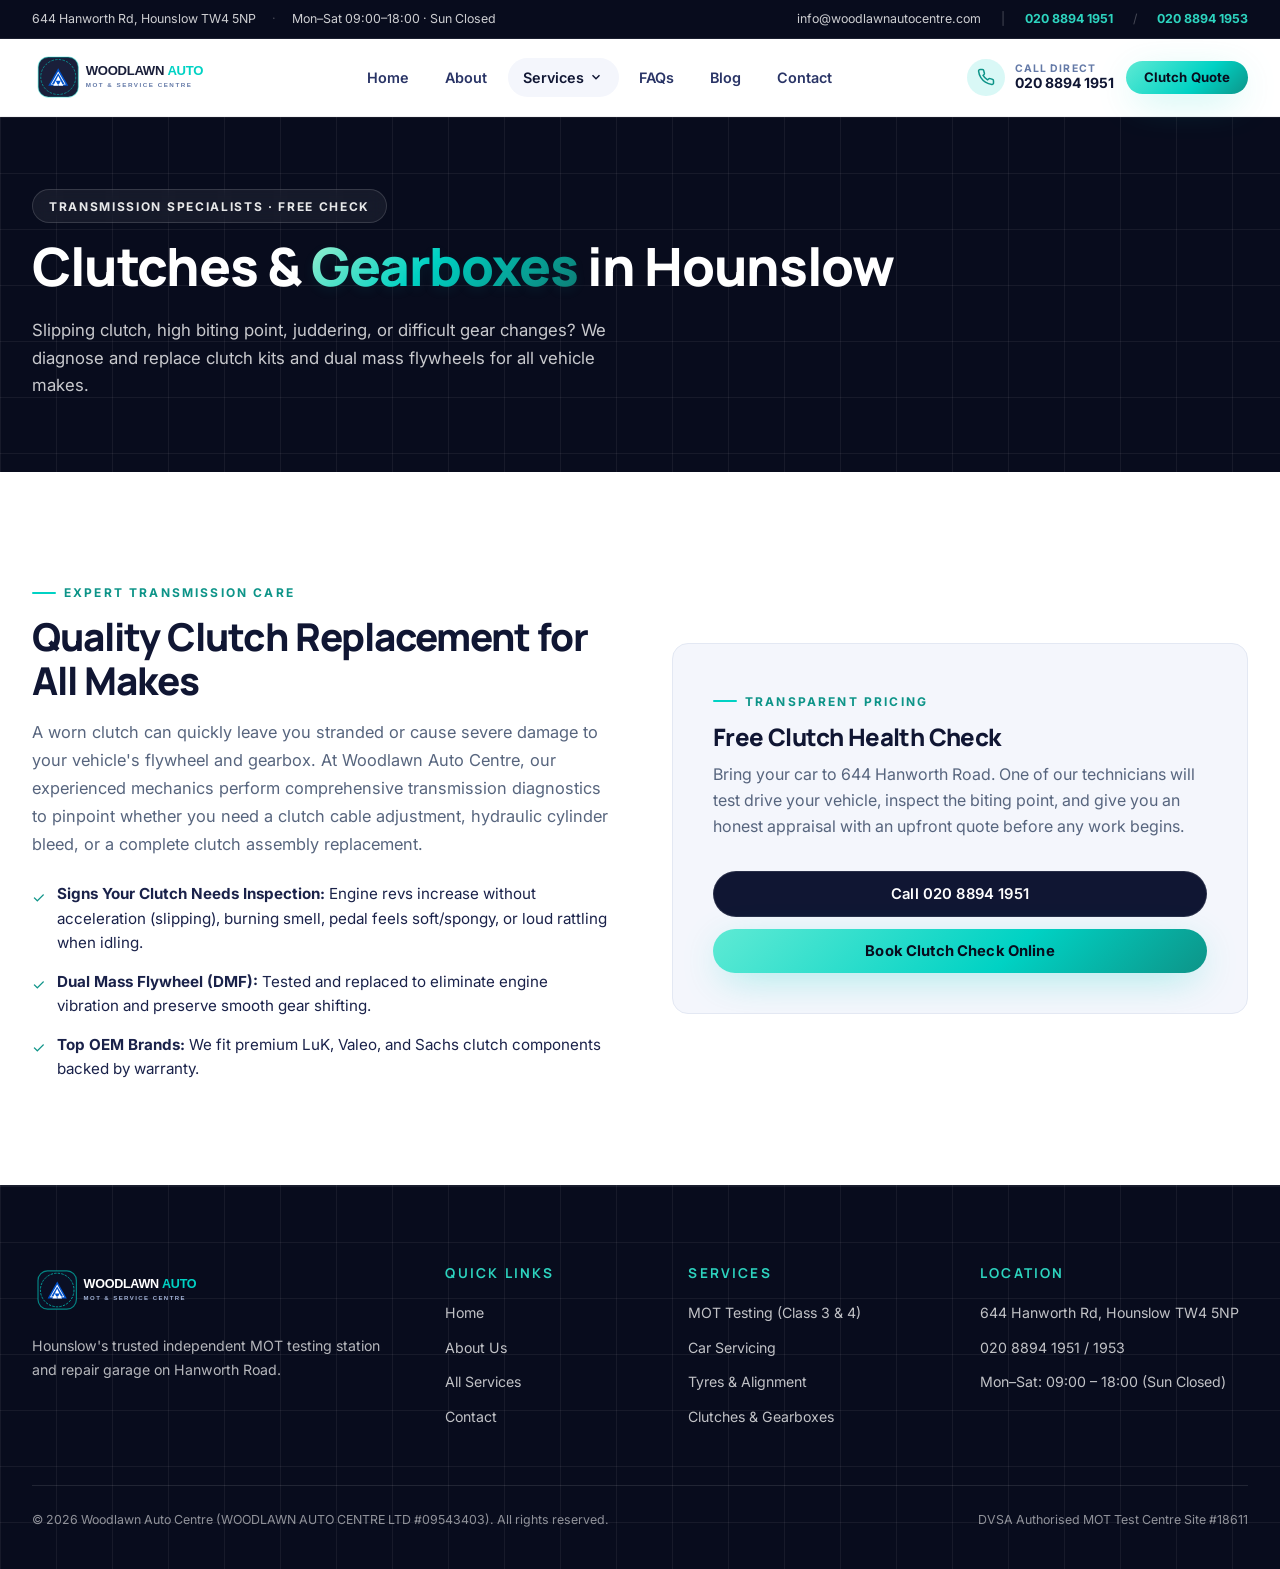
<file: clutch.html>
<!DOCTYPE html>
<html lang="en-GB">
<head>
  <meta charset="utf-8" />
  <meta name="viewport" content="width=device-width, initial-scale=1" />
  <title>Clutch Replacement &amp; Gearbox Repairs Hounslow | Woodlawn Auto Centre</title>
  <meta name="description" content="Expert clutch replacement, dual mass flywheel (DMF) &amp; manual gearbox repairs in Hounslow on Hanworth Road. Free diagnosis &amp; parts warranty." />
  <link rel="canonical" href="https://www.woodlawnautocentre.com/clutch.html" />
  <link rel="icon" href="assets/images/favicon.svg" type="image/svg+xml" />
  <link rel="stylesheet" href="css/main.css" />
  <link rel="stylesheet" href="css/components.css" />
</head>
<body>

  <!-- Top Bar -->
  <div class="topbar">
    <div class="container-x">
      <div class="topbar-info">
        <span>644 Hanworth Rd, Hounslow TW4 5NP</span>
        <span class="topbar-divider">·</span>
        <span>Mon–Sat 09:00–18:00 · Sun Closed</span>
      </div>
      <div class="topbar-contact">
        <a href="mailto:info@woodlawnautocentre.com" class="topbar-email">info@woodlawnautocentre.com</a>
        <span class="topbar-divider">|</span>
        <a href="tel:+442088941951" class="topbar-phone">020 8894 1951</a>
        <span class="topbar-divider">/</span>
        <a href="tel:+442088941953" class="topbar-phone">020 8894 1953</a>
      </div>
    </div>
  </div>

  <!-- Header -->
  <header class="site-header">
    <div class="container-x nav-container">
      <a href="index.html" class="brand-link" aria-label="Woodlawn Auto Centre - Home">
        <img src="assets/images/logo.svg" alt="Woodlawn Auto Centre Logo" class="brand-logo-img" />
      </a>

      <nav class="desktop-nav">
        <a href="index.html" class="nav-link">Home</a>
        <a href="about.html" class="nav-link">About</a>
        <div class="nav-dropdown">
          <a href="services.html" class="nav-link dropdown-trigger active">
            Services
            <svg xmlns="http://www.w3.org/2000/svg" width="14" height="14" viewBox="0 0 24 24" fill="none" stroke="currentColor" stroke-width="2.5"><path d="m6 9 6 6 6-6"/></svg>
          </a>
          <div class="dropdown-menu">
            <div class="dropdown-card">
              <a href="mot.html" class="dropdown-item">MOT Testing (Class 3 &amp; 4)</a>
              <a href="servicing.html" class="dropdown-item">Car Servicing</a>
              <a href="tyres.html" class="dropdown-item">Tyres &amp; Wheel Alignment</a>
              <a href="accident-repair.html" class="dropdown-item">Bodywork &amp; Spraying</a>
              <a href="clutch.html" class="dropdown-item">Clutches &amp; Gearboxes</a>
              <a href="engine.html" class="dropdown-item">Engine Diagnostics &amp; Brakes</a>
            </div>
          </div>
        </div>
        <a href="faq.html" class="nav-link">FAQs</a>
        <a href="blog.html" class="nav-link">Blog</a>
        <a href="contact.html" class="nav-link">Contact</a>
      </nav>

      <div class="header-actions">
        <a href="tel:+442088941951" class="header-call-btn">
          <span class="header-call-icon">
            <svg xmlns="http://www.w3.org/2000/svg" width="18" height="18" viewBox="0 0 24 24" fill="none" stroke="currentColor" stroke-width="2"><path d="M22 16.92v3a2 2 0 0 1-2.18 2 19.79 19.79 0 0 1-8.63-3.07 19.5 19.5 0 0 1-6-6 19.79 19.79 0 0 1-3.07-8.67A2 2 0 0 1 4.11 2h3a2 2 0 0 1 2 1.72 12.84 12.84 0 0 0 .7 2.81 2 2 0 0 1-.45 2.11L8.09 9.91a16 16 0 0 0 6 6l1.27-1.27a2 2 0 0 1 2.11-.45 12.84 12.84 0 0 0 2.81.7A2 2 0 0 1 22 16.92z"/></svg>
          </span>
          <span style="display:flex; flex-direction:column; line-height:1.15;">
            <span style="font-size:0.65rem; text-transform:uppercase; color:var(--color-brand-navy-400); letter-spacing:0.1em;">Call Direct</span>
            <span>020 8894 1951</span>
          </span>
        </a>
        <a href="#book" class="btn btn-gold btn-sm open-booking-modal" data-service="Clutch &amp; Gearbox">Clutch Quote</a>
        <button class="mobile-menu-btn" aria-label="Open Menu">☰</button>
      </div>
    </div>
  </header>

  <!-- Page Banner -->
  <section class="hero bg-grid" style="padding-top:4.5rem; padding-bottom:4.5rem;">
    <div class="container-x">
      <span class="hero-badge">Transmission Specialists · Free Check</span>
      <h1 class="hero-title" style="margin-top:1rem; font-size:3.3rem;">
        Clutches &amp; <span class="text-gradient-gold">Gearboxes</span> in Hounslow
      </h1>
      <p class="hero-desc">
        Slipping clutch, high biting point, juddering, or difficult gear changes? We diagnose and replace clutch kits and dual mass flywheels for all vehicle makes.
      </p>
    </div>
  </section>

  <!-- Content -->
  <section class="section-pad">
    <div class="container-x">
      <div class="about-split">
        <div>
          <span class="eyebrow">Expert Transmission Care</span>
          <h2 style="font-size:2.4rem; margin-top:0.75rem;">Quality Clutch Replacement for All Makes</h2>
          <p style="margin-top:1rem; color:var(--color-text-muted); font-size:1.025rem; line-height:1.7;">
            A worn clutch can quickly leave you stranded or cause severe damage to your vehicle's flywheel and gearbox. At Woodlawn Auto Centre, our experienced mechanics perform comprehensive transmission diagnostics to pinpoint whether you need a clutch cable adjustment, hydraulic cylinder bleed, or a complete clutch assembly replacement.
          </p>

          <div class="check-list" style="margin-top:1.5rem;">
            <div class="check-item">
              <span class="check-icon">✓</span>
              <span><strong>Signs Your Clutch Needs Inspection:</strong> Engine revs increase without acceleration (slipping), burning smell, pedal feels soft/spongy, or loud rattling when idling.</span>
            </div>
            <div class="check-item">
              <span class="check-icon">✓</span>
              <span><strong>Dual Mass Flywheel (DMF):</strong> Tested and replaced to eliminate engine vibration and preserve smooth gear shifting.</span>
            </div>
            <div class="check-item">
              <span class="check-icon">✓</span>
              <span><strong>Top OEM Brands:</strong> We fit premium LuK, Valeo, and Sachs clutch components backed by warranty.</span>
            </div>
          </div>
        </div>

        <div class="card" style="padding:2.5rem; background:var(--color-brand-navy-50); border:1px solid var(--color-brand-navy-100);">
          <span class="eyebrow">Transparent Pricing</span>
          <h3 style="margin-top:0.75rem; font-size:1.5rem;">Free Clutch Health Check</h3>
          <p style="margin-top:0.75rem; color:var(--color-text-muted); line-height:1.6;">
            Bring your car to 644 Hanworth Road. One of our technicians will test drive your vehicle, inspect the biting point, and give you an honest appraisal with an upfront quote before any work begins.
          </p>
          <div style="margin-top:2rem;">
            <a href="tel:+442088941951" class="btn btn-navy" style="width:100%; margin-bottom:0.75rem;">Call 020 8894 1951</a>
            <a href="#book" class="btn btn-gold open-booking-modal" data-service="Clutch &amp; Gearbox" style="width:100%;">Book Clutch Check Online</a>
          </div>
        </div>
      </div>
    </div>
  </section>

  <!-- Footer -->
  <footer class="site-footer bg-grid">
    <div class="container-x">
      <div class="footer-grid">
        <div>
          <a href="index.html" class="brand-link" style="margin-bottom:1.25rem;">
            <img src="assets/images/logo-light.svg" alt="Woodlawn Auto Centre Logo" style="height:48px;" />
          </a>
          <p style="font-size:0.885rem; color:rgba(255,255,255,0.7); line-height:1.65;">
            Hounslow's trusted independent MOT testing station and repair garage on Hanworth Road.
          </p>
        </div>
        <div>
          <h4 class="footer-heading">Quick Links</h4>
          <ul class="footer-links-list">
            <li><a href="index.html" class="footer-link">Home</a></li>
            <li><a href="about.html" class="footer-link">About Us</a></li>
            <li><a href="services.html" class="footer-link">All Services</a></li>
            <li><a href="contact.html" class="footer-link">Contact</a></li>
          </ul>
        </div>
        <div>
          <h4 class="footer-heading">Services</h4>
          <ul class="footer-links-list">
            <li><a href="mot.html" class="footer-link">MOT Testing (Class 3 &amp; 4)</a></li>
            <li><a href="servicing.html" class="footer-link">Car Servicing</a></li>
            <li><a href="tyres.html" class="footer-link">Tyres &amp; Alignment</a></li>
            <li><a href="clutch.html" class="footer-link">Clutches &amp; Gearboxes</a></li>
          </ul>
        </div>
        <div>
          <h4 class="footer-heading">Location</h4>
          <ul class="footer-links-list">
            <li>644 Hanworth Rd, Hounslow TW4 5NP</li>
            <li>020 8894 1951 / 1953</li>
            <li>Mon–Sat: 09:00 – 18:00 (Sun Closed)</li>
          </ul>
        </div>
      </div>
      <div class="footer-bottom">
        <p>© 2026 Woodlawn Auto Centre (WOODLAWN AUTO CENTRE LTD #09543403). All rights reserved.</p>
        <p>DVSA Authorised MOT Test Centre Site #18611</p>
      </div>
    </div>
  </footer>

  <script src="js/main.js"></script>
  <script src="js/booking-modal.js"></script>
</body>
</html>
</file>
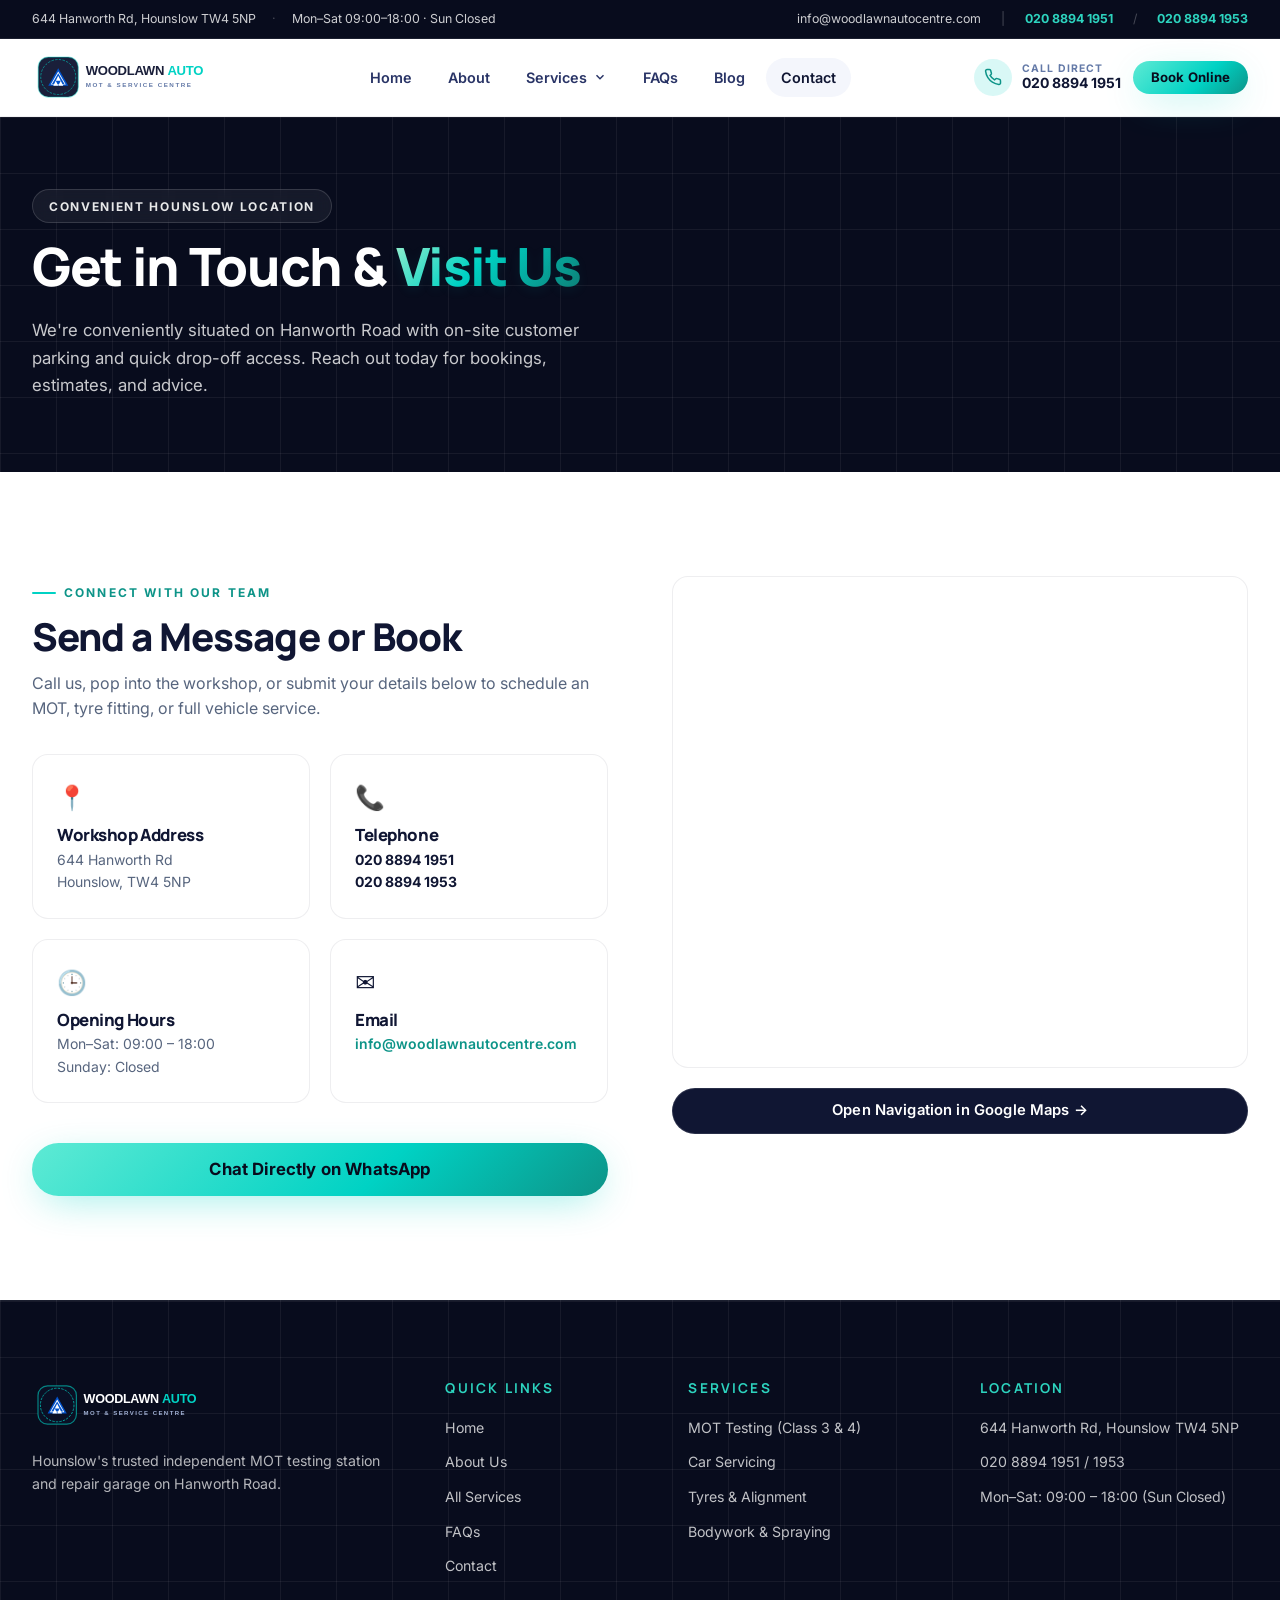
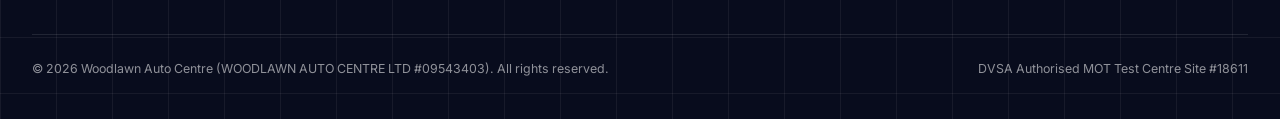
<file: contact.html>
<!DOCTYPE html>
<html lang="en-GB">
<head>
  <meta charset="utf-8" />
  <meta name="viewport" content="width=device-width, initial-scale=1" />
  <title>Contact &amp; Location | Woodlawn Auto Centre Hounslow</title>
  <meta name="description" content="Find Woodlawn Auto Centre at 644 Hanworth Rd, Hounslow TW4 5NP. Call 020 8894 1951 or book online. Open Monday to Saturday 9am–6pm." />
  <link rel="canonical" href="https://www.woodlawnautocentre.com/contact.html" />
  <link rel="icon" href="assets/images/favicon.svg" type="image/svg+xml" />
  <link rel="stylesheet" href="css/main.css" />
  <link rel="stylesheet" href="css/components.css" />
</head>
<body>

  <!-- Top Bar -->
  <div class="topbar">
    <div class="container-x">
      <div class="topbar-info">
        <span>644 Hanworth Rd, Hounslow TW4 5NP</span>
        <span class="topbar-divider">·</span>
        <span>Mon–Sat 09:00–18:00 · Sun Closed</span>
      </div>
      <div class="topbar-contact">
        <a href="mailto:info@woodlawnautocentre.com" class="topbar-email">info@woodlawnautocentre.com</a>
        <span class="topbar-divider">|</span>
        <a href="tel:+442088941951" class="topbar-phone">020 8894 1951</a>
        <span class="topbar-divider">/</span>
        <a href="tel:+442088941953" class="topbar-phone">020 8894 1953</a>
      </div>
    </div>
  </div>

  <!-- Header -->
  <header class="site-header">
    <div class="container-x nav-container">
      <a href="index.html" class="brand-link" aria-label="Woodlawn Auto Centre - Home">
        <img src="assets/images/logo.svg" alt="Woodlawn Auto Centre Logo" class="brand-logo-img" />
      </a>

      <nav class="desktop-nav">
        <a href="index.html" class="nav-link">Home</a>
        <a href="about.html" class="nav-link">About</a>
        <div class="nav-dropdown">
          <a href="services.html" class="nav-link dropdown-trigger">
            Services
            <svg xmlns="http://www.w3.org/2000/svg" width="14" height="14" viewBox="0 0 24 24" fill="none" stroke="currentColor" stroke-width="2.5"><path d="m6 9 6 6 6-6"/></svg>
          </a>
          <div class="dropdown-menu">
            <div class="dropdown-card">
              <a href="mot.html" class="dropdown-item">MOT Testing (Class 3 &amp; 4)</a>
              <a href="servicing.html" class="dropdown-item">Car Servicing</a>
              <a href="tyres.html" class="dropdown-item">Tyres &amp; Wheel Alignment</a>
              <a href="accident-repair.html" class="dropdown-item">Bodywork &amp; Spraying</a>
              <a href="clutch.html" class="dropdown-item">Clutches &amp; Gearboxes</a>
              <a href="engine.html" class="dropdown-item">Engine Diagnostics &amp; Brakes</a>
            </div>
          </div>
        </div>
        <a href="faq.html" class="nav-link">FAQs</a>
        <a href="blog.html" class="nav-link">Blog</a>
        <a href="contact.html" class="nav-link active">Contact</a>
      </nav>

      <div class="header-actions">
        <a href="tel:+442088941951" class="header-call-btn">
          <span class="header-call-icon">
            <svg xmlns="http://www.w3.org/2000/svg" width="18" height="18" viewBox="0 0 24 24" fill="none" stroke="currentColor" stroke-width="2"><path d="M22 16.92v3a2 2 0 0 1-2.18 2 19.79 19.79 0 0 1-8.63-3.07 19.5 19.5 0 0 1-6-6 19.79 19.79 0 0 1-3.07-8.67A2 2 0 0 1 4.11 2h3a2 2 0 0 1 2 1.72 12.84 12.84 0 0 0 .7 2.81 2 2 0 0 1-.45 2.11L8.09 9.91a16 16 0 0 0 6 6l1.27-1.27a2 2 0 0 1 2.11-.45 12.84 12.84 0 0 0 2.81.7A2 2 0 0 1 22 16.92z"/></svg>
          </span>
          <span style="display:flex; flex-direction:column; line-height:1.15;">
            <span style="font-size:0.65rem; text-transform:uppercase; color:var(--color-brand-navy-400); letter-spacing:0.1em;">Call Direct</span>
            <span>020 8894 1951</span>
          </span>
        </a>
        <a href="#book" class="btn btn-gold btn-sm open-booking-modal">Book Online</a>
        <button class="mobile-menu-btn" aria-label="Open Menu">☰</button>
      </div>
    </div>
  </header>

  <!-- Page Banner -->
  <section class="hero bg-grid" style="padding-top:4.5rem; padding-bottom:4.5rem;">
    <div class="container-x">
      <span class="hero-badge">Convenient Hounslow Location</span>
      <h1 class="hero-title" style="margin-top:1rem; font-size:3.3rem;">
        Get in Touch &amp; <span class="text-gradient-gold">Visit Us</span>
      </h1>
      <p class="hero-desc">
        We're conveniently situated on Hanworth Road with on-site customer parking and quick drop-off access. Reach out today for bookings, estimates, and advice.
      </p>
    </div>
  </section>

  <!-- Contact & Map Split -->
  <section class="section-pad">
    <div class="container-x">
      <div class="about-split" style="align-items:flex-start;">
        <!-- Left: Contact Details & Form -->
        <div>
          <span class="eyebrow">Connect With Our Team</span>
          <h2 style="font-size:2.4rem; margin-top:0.75rem;">Send a Message or Book</h2>
          <p style="margin-top:0.75rem; color:var(--color-text-muted);">
            Call us, pop into the workshop, or submit your details below to schedule an MOT, tyre fitting, or full vehicle service.
          </p>

          <div style="margin-top:2rem; display:grid; grid-template-columns:1fr 1fr; gap:1.25rem;">
            <div class="card" style="padding:1.5rem;">
              <span style="font-size:1.5rem;">📍</span>
              <h4 style="margin-top:0.5rem; font-size:1.05rem;">Workshop Address</h4>
              <p style="margin-top:0.25rem; font-size:0.875rem; color:var(--color-text-muted);">
                644 Hanworth Rd<br />Hounslow, TW4 5NP
              </p>
            </div>

            <div class="card" style="padding:1.5rem;">
              <span style="font-size:1.5rem;">📞</span>
              <h4 style="margin-top:0.5rem; font-size:1.05rem;">Telephone</h4>
              <p style="margin-top:0.25rem; font-size:0.875rem; color:var(--color-text-muted);">
                <a href="tel:+442088941951" style="font-weight:700; color:var(--color-brand-navy-900);">020 8894 1951</a><br />
                <a href="tel:+442088941953" style="font-weight:700; color:var(--color-brand-navy-900);">020 8894 1953</a>
              </p>
            </div>

            <div class="card" style="padding:1.5rem;">
              <span style="font-size:1.5rem;">🕒</span>
              <h4 style="margin-top:0.5rem; font-size:1.05rem;">Opening Hours</h4>
              <p style="margin-top:0.25rem; font-size:0.875rem; color:var(--color-text-muted);">
                Mon–Sat: 09:00 – 18:00<br />Sunday: Closed
              </p>
            </div>

            <div class="card" style="padding:1.5rem;">
              <span style="font-size:1.5rem;">✉️</span>
              <h4 style="margin-top:0.5rem; font-size:1.05rem;">Email</h4>
              <p style="margin-top:0.25rem; font-size:0.875rem; color:var(--color-text-muted);">
                <a href="mailto:info@woodlawnautocentre.com" style="color:var(--color-brand-gold-600); font-weight:600;">info@woodlawnautocentre.com</a>
              </p>
            </div>
          </div>

          <div style="margin-top:2.5rem;">
            <a href="https://wa.me/442088941951?text=Hello%20Woodlawn%20Auto%20Centre%2C%20I%20have%20an%20enquiry" target="_blank" rel="noopener" class="btn btn-gold btn-lg" style="width:100%;">
              Chat Directly on WhatsApp
            </a>
          </div>
        </div>

        <!-- Right: Map Embed & Directions -->
        <div>
          <div class="card" style="padding:1rem; overflow:hidden;">
            <iframe 
              src="https://maps.google.com/maps?q=644+Hanworth+Rd,+Hounslow+TW4+5NP&t=&z=15&ie=UTF8&iwloc=&output=embed" 
              width="100%" 
              height="450" 
              style="border:0; border-radius:var(--radius-xl);" 
              allowfullscreen="" 
              loading="lazy" 
              referrerpolicy="no-referrer-when-downgrade"
              title="Woodlawn Auto Centre Location Map">
            </iframe>
          </div>
          <div style="margin-top:1.25rem; text-align:center;">
            <a href="https://maps.google.com/?q=644+Hanworth+Rd,+Hounslow+TW4+5NP" target="_blank" rel="noopener" class="btn btn-navy" style="width:100%;">
              Open Navigation in Google Maps →
            </a>
          </div>
        </div>
      </div>
    </div>
  </section>

  <!-- Footer -->
  <footer class="site-footer bg-grid">
    <div class="container-x">
      <div class="footer-grid">
        <div>
          <a href="index.html" class="brand-link" style="margin-bottom:1.25rem;">
            <img src="assets/images/logo-light.svg" alt="Woodlawn Auto Centre Logo" style="height:48px;" />
          </a>
          <p style="font-size:0.885rem; color:rgba(255,255,255,0.7); line-height:1.65;">
            Hounslow's trusted independent MOT testing station and repair garage on Hanworth Road.
          </p>
        </div>
        <div>
          <h4 class="footer-heading">Quick Links</h4>
          <ul class="footer-links-list">
            <li><a href="index.html" class="footer-link">Home</a></li>
            <li><a href="about.html" class="footer-link">About Us</a></li>
            <li><a href="services.html" class="footer-link">All Services</a></li>
            <li><a href="faq.html" class="footer-link">FAQs</a></li>
            <li><a href="contact.html" class="footer-link">Contact</a></li>
          </ul>
        </div>
        <div>
          <h4 class="footer-heading">Services</h4>
          <ul class="footer-links-list">
            <li><a href="mot.html" class="footer-link">MOT Testing (Class 3 &amp; 4)</a></li>
            <li><a href="servicing.html" class="footer-link">Car Servicing</a></li>
            <li><a href="tyres.html" class="footer-link">Tyres &amp; Alignment</a></li>
            <li><a href="accident-repair.html" class="footer-link">Bodywork &amp; Spraying</a></li>
          </ul>
        </div>
        <div>
          <h4 class="footer-heading">Location</h4>
          <ul class="footer-links-list">
            <li>644 Hanworth Rd, Hounslow TW4 5NP</li>
            <li>020 8894 1951 / 1953</li>
            <li>Mon–Sat: 09:00 – 18:00 (Sun Closed)</li>
          </ul>
        </div>
      </div>
      <div class="footer-bottom">
        <p>© 2026 Woodlawn Auto Centre (WOODLAWN AUTO CENTRE LTD #09543403). All rights reserved.</p>
        <p>DVSA Authorised MOT Test Centre Site #18611</p>
      </div>
    </div>
  </footer>

  <script src="js/main.js"></script>
  <script src="js/booking-modal.js"></script>
</body>
</html>
</file>
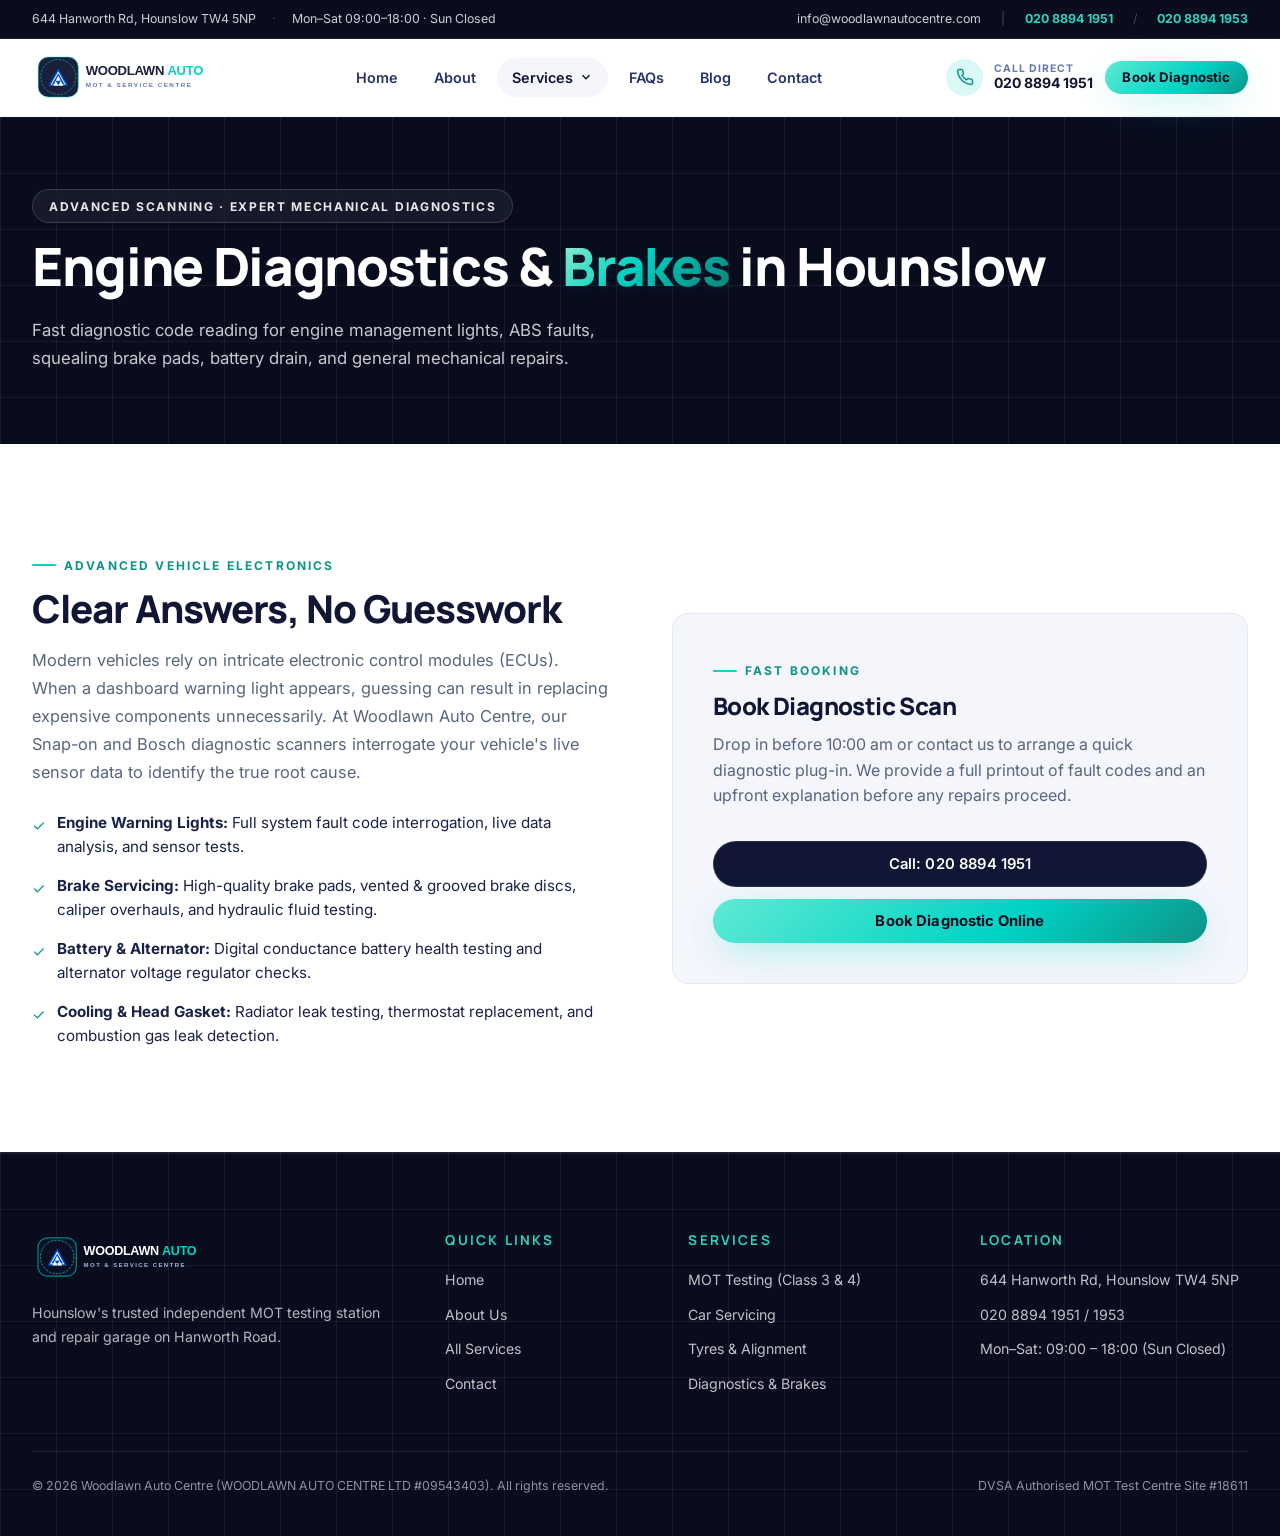
<file: engine.html>
<!DOCTYPE html>
<html lang="en-GB">
<head>
  <meta charset="utf-8" />
  <meta name="viewport" content="width=device-width, initial-scale=1" />
  <title>Engine Diagnostics &amp; Brake Repairs Hounslow | Woodlawn Auto Centre</title>
  <meta name="description" content="Vehicle engine diagnostics, warning light troubleshooting, brake pads, discs &amp; battery replacements in Hounslow on Hanworth Road. Dealer-grade OBD scanners." />
  <link rel="canonical" href="https://www.woodlawnautocentre.com/engine.html" />
  <link rel="icon" href="assets/images/favicon.svg" type="image/svg+xml" />
  <link rel="stylesheet" href="css/main.css" />
  <link rel="stylesheet" href="css/components.css" />
</head>
<body>

  <!-- Top Bar -->
  <div class="topbar">
    <div class="container-x">
      <div class="topbar-info">
        <span>644 Hanworth Rd, Hounslow TW4 5NP</span>
        <span class="topbar-divider">·</span>
        <span>Mon–Sat 09:00–18:00 · Sun Closed</span>
      </div>
      <div class="topbar-contact">
        <a href="mailto:info@woodlawnautocentre.com" class="topbar-email">info@woodlawnautocentre.com</a>
        <span class="topbar-divider">|</span>
        <a href="tel:+442088941951" class="topbar-phone">020 8894 1951</a>
        <span class="topbar-divider">/</span>
        <a href="tel:+442088941953" class="topbar-phone">020 8894 1953</a>
      </div>
    </div>
  </div>

  <!-- Header -->
  <header class="site-header">
    <div class="container-x nav-container">
      <a href="index.html" class="brand-link" aria-label="Woodlawn Auto Centre - Home">
        <img src="assets/images/logo.svg" alt="Woodlawn Auto Centre Logo" class="brand-logo-img" />
      </a>

      <nav class="desktop-nav">
        <a href="index.html" class="nav-link">Home</a>
        <a href="about.html" class="nav-link">About</a>
        <div class="nav-dropdown">
          <a href="services.html" class="nav-link dropdown-trigger active">
            Services
            <svg xmlns="http://www.w3.org/2000/svg" width="14" height="14" viewBox="0 0 24 24" fill="none" stroke="currentColor" stroke-width="2.5"><path d="m6 9 6 6 6-6"/></svg>
          </a>
          <div class="dropdown-menu">
            <div class="dropdown-card">
              <a href="mot.html" class="dropdown-item">MOT Testing (Class 3 &amp; 4)</a>
              <a href="servicing.html" class="dropdown-item">Car Servicing</a>
              <a href="tyres.html" class="dropdown-item">Tyres &amp; Wheel Alignment</a>
              <a href="accident-repair.html" class="dropdown-item">Bodywork &amp; Spraying</a>
              <a href="clutch.html" class="dropdown-item">Clutches &amp; Gearboxes</a>
              <a href="engine.html" class="dropdown-item">Engine Diagnostics &amp; Brakes</a>
            </div>
          </div>
        </div>
        <a href="faq.html" class="nav-link">FAQs</a>
        <a href="blog.html" class="nav-link">Blog</a>
        <a href="contact.html" class="nav-link">Contact</a>
      </nav>

      <div class="header-actions">
        <a href="tel:+442088941951" class="header-call-btn">
          <span class="header-call-icon">
            <svg xmlns="http://www.w3.org/2000/svg" width="18" height="18" viewBox="0 0 24 24" fill="none" stroke="currentColor" stroke-width="2"><path d="M22 16.92v3a2 2 0 0 1-2.18 2 19.79 19.79 0 0 1-8.63-3.07 19.5 19.5 0 0 1-6-6 19.79 19.79 0 0 1-3.07-8.67A2 2 0 0 1 4.11 2h3a2 2 0 0 1 2 1.72 12.84 12.84 0 0 0 .7 2.81 2 2 0 0 1-.45 2.11L8.09 9.91a16 16 0 0 0 6 6l1.27-1.27a2 2 0 0 1 2.11-.45 12.84 12.84 0 0 0 2.81.7A2 2 0 0 1 22 16.92z"/></svg>
          </span>
          <span style="display:flex; flex-direction:column; line-height:1.15;">
            <span style="font-size:0.65rem; text-transform:uppercase; color:var(--color-brand-navy-400); letter-spacing:0.1em;">Call Direct</span>
            <span>020 8894 1951</span>
          </span>
        </a>
        <a href="#book" class="btn btn-gold btn-sm open-booking-modal" data-service="Diagnostics &amp; Brakes">Book Diagnostic</a>
        <button class="mobile-menu-btn" aria-label="Open Menu">☰</button>
      </div>
    </div>
  </header>

  <!-- Page Banner -->
  <section class="hero bg-grid" style="padding-top:4.5rem; padding-bottom:4.5rem;">
    <div class="container-x">
      <span class="hero-badge">Advanced Scanning · Expert Mechanical Diagnostics</span>
      <h1 class="hero-title" style="margin-top:1rem; font-size:3.3rem;">
        Engine Diagnostics &amp; <span class="text-gradient-gold">Brakes</span> in Hounslow
      </h1>
      <p class="hero-desc">
        Fast diagnostic code reading for engine management lights, ABS faults, squealing brake pads, battery drain, and general mechanical repairs.
      </p>
    </div>
  </section>

  <!-- Content -->
  <section class="section-pad">
    <div class="container-x">
      <div class="about-split">
        <div>
          <span class="eyebrow">Advanced Vehicle Electronics</span>
          <h2 style="font-size:2.4rem; margin-top:0.75rem;">Clear Answers, No Guesswork</h2>
          <p style="margin-top:1rem; color:var(--color-text-muted); font-size:1.025rem; line-height:1.7;">
            Modern vehicles rely on intricate electronic control modules (ECUs). When a dashboard warning light appears, guessing can result in replacing expensive components unnecessarily. At Woodlawn Auto Centre, our Snap-on and Bosch diagnostic scanners interrogate your vehicle's live sensor data to identify the true root cause.
          </p>

          <div class="check-list" style="margin-top:1.5rem;">
            <div class="check-item">
              <span class="check-icon">✓</span>
              <span><strong>Engine Warning Lights:</strong> Full system fault code interrogation, live data analysis, and sensor tests.</span>
            </div>
            <div class="check-item">
              <span class="check-icon">✓</span>
              <span><strong>Brake Servicing:</strong> High-quality brake pads, vented &amp; grooved brake discs, caliper overhauls, and hydraulic fluid testing.</span>
            </div>
            <div class="check-item">
              <span class="check-icon">✓</span>
              <span><strong>Battery &amp; Alternator:</strong> Digital conductance battery health testing and alternator voltage regulator checks.</span>
            </div>
            <div class="check-item">
              <span class="check-icon">✓</span>
              <span><strong>Cooling &amp; Head Gasket:</strong> Radiator leak testing, thermostat replacement, and combustion gas leak detection.</span>
            </div>
          </div>
        </div>

        <div class="card" style="padding:2.5rem; background:var(--color-brand-navy-50); border:1px solid var(--color-brand-navy-100);">
          <span class="eyebrow">Fast Booking</span>
          <h3 style="margin-top:0.75rem; font-size:1.5rem;">Book Diagnostic Scan</h3>
          <p style="margin-top:0.75rem; color:var(--color-text-muted); line-height:1.6;">
            Drop in before 10:00 am or contact us to arrange a quick diagnostic plug-in. We provide a full printout of fault codes and an upfront explanation before any repairs proceed.
          </p>
          <div style="margin-top:2rem;">
            <a href="tel:+442088941951" class="btn btn-navy" style="width:100%; margin-bottom:0.75rem;">Call: 020 8894 1951</a>
            <a href="#book" class="btn btn-gold open-booking-modal" data-service="Diagnostics &amp; Brakes" style="width:100%;">Book Diagnostic Online</a>
          </div>
        </div>
      </div>
    </div>
  </section>

  <!-- Footer -->
  <footer class="site-footer bg-grid">
    <div class="container-x">
      <div class="footer-grid">
        <div>
          <a href="index.html" class="brand-link" style="margin-bottom:1.25rem;">
            <img src="assets/images/logo-light.svg" alt="Woodlawn Auto Centre Logo" style="height:48px;" />
          </a>
          <p style="font-size:0.885rem; color:rgba(255,255,255,0.7); line-height:1.65;">
            Hounslow's trusted independent MOT testing station and repair garage on Hanworth Road.
          </p>
        </div>
        <div>
          <h4 class="footer-heading">Quick Links</h4>
          <ul class="footer-links-list">
            <li><a href="index.html" class="footer-link">Home</a></li>
            <li><a href="about.html" class="footer-link">About Us</a></li>
            <li><a href="services.html" class="footer-link">All Services</a></li>
            <li><a href="contact.html" class="footer-link">Contact</a></li>
          </ul>
        </div>
        <div>
          <h4 class="footer-heading">Services</h4>
          <ul class="footer-links-list">
            <li><a href="mot.html" class="footer-link">MOT Testing (Class 3 &amp; 4)</a></li>
            <li><a href="servicing.html" class="footer-link">Car Servicing</a></li>
            <li><a href="tyres.html" class="footer-link">Tyres &amp; Alignment</a></li>
            <li><a href="engine.html" class="footer-link">Diagnostics &amp; Brakes</a></li>
          </ul>
        </div>
        <div>
          <h4 class="footer-heading">Location</h4>
          <ul class="footer-links-list">
            <li>644 Hanworth Rd, Hounslow TW4 5NP</li>
            <li>020 8894 1951 / 1953</li>
            <li>Mon–Sat: 09:00 – 18:00 (Sun Closed)</li>
          </ul>
        </div>
      </div>
      <div class="footer-bottom">
        <p>© 2026 Woodlawn Auto Centre (WOODLAWN AUTO CENTRE LTD #09543403). All rights reserved.</p>
        <p>DVSA Authorised MOT Test Centre Site #18611</p>
      </div>
    </div>
  </footer>

  <script src="js/main.js"></script>
  <script src="js/booking-modal.js"></script>
</body>
</html>
</file>
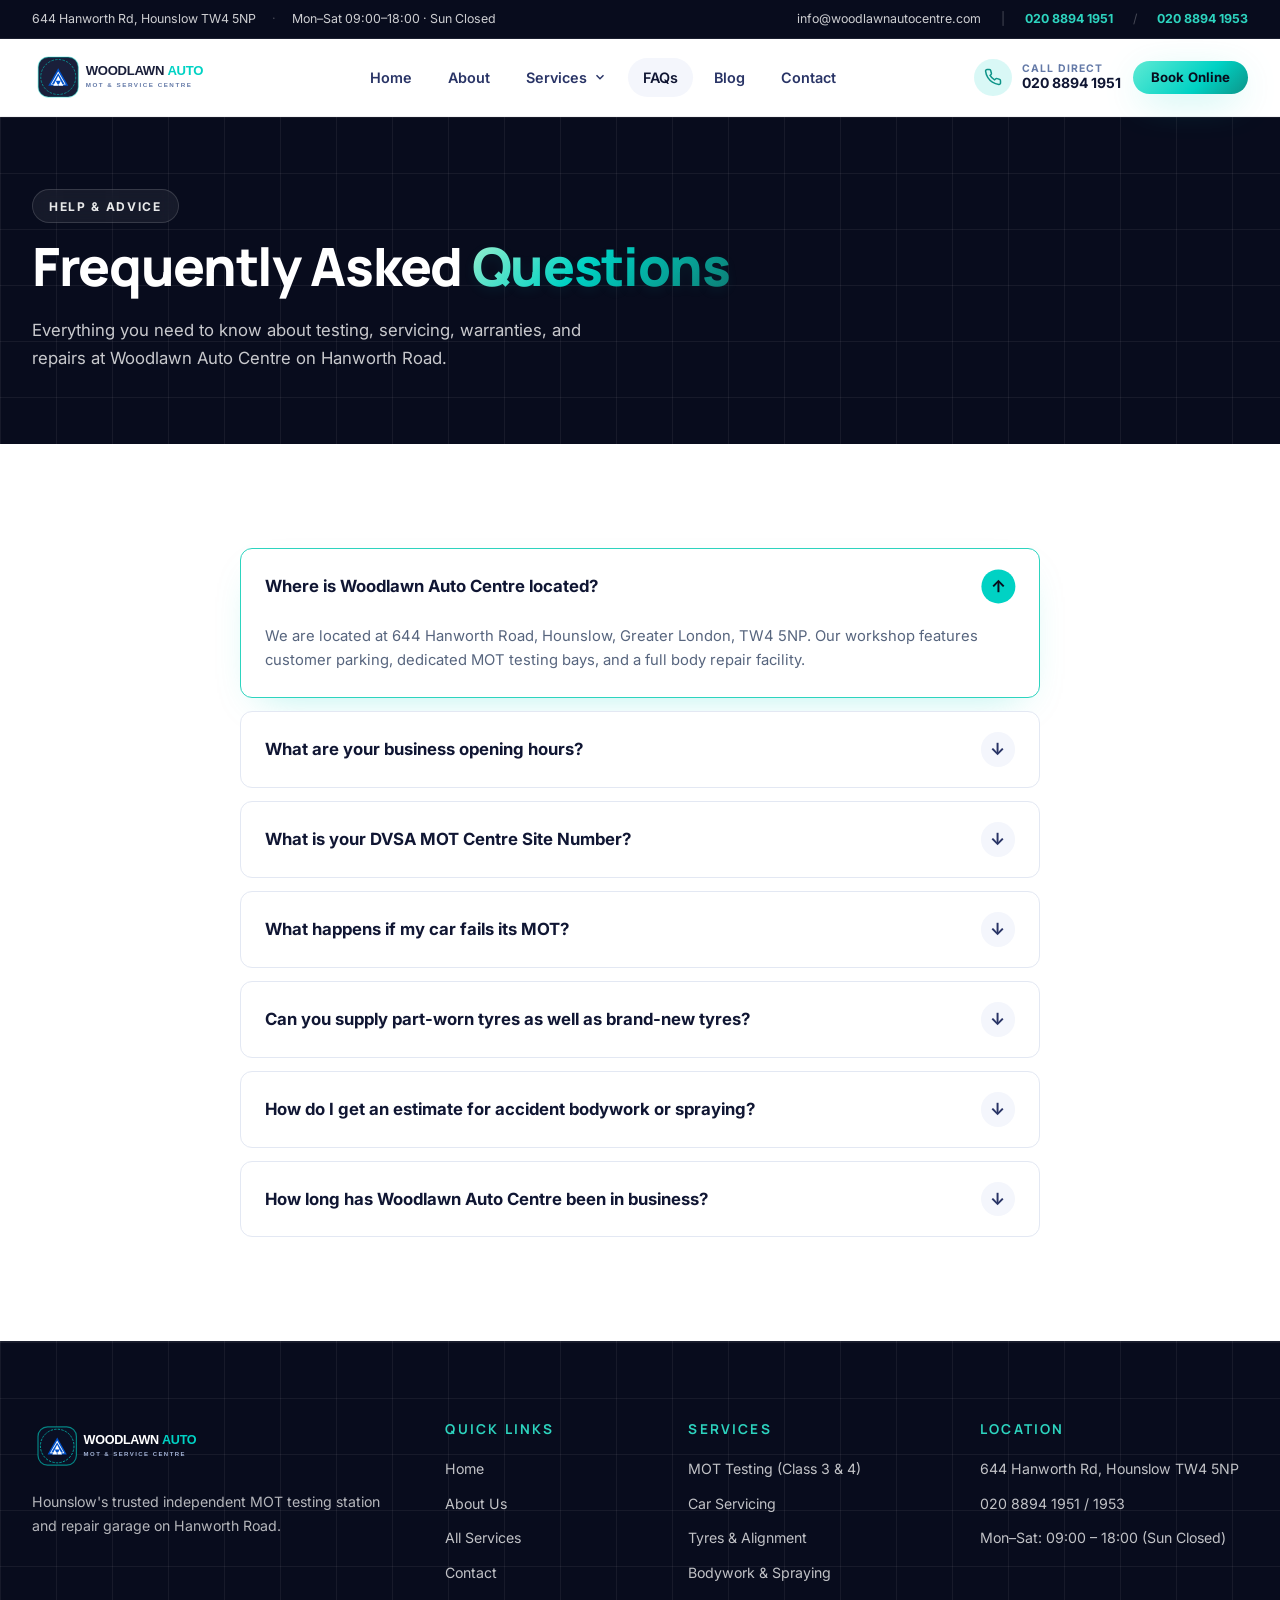
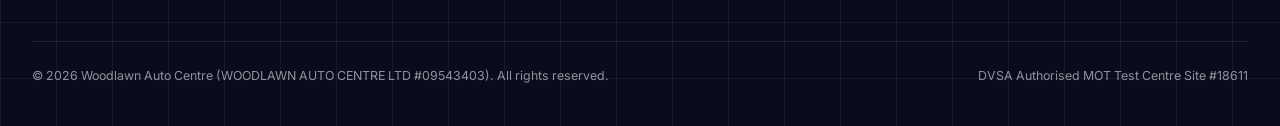
<file: faq.html>
<!DOCTYPE html>
<html lang="en-GB">
<head>
  <meta charset="utf-8" />
  <meta name="viewport" content="width=device-width, initial-scale=1" />
  <title>Frequently Asked Questions | Woodlawn Auto Centre Hounslow</title>
  <meta name="description" content="Clear answers about MOT testing, servicing warranties, tyre fitting, accident repair quotes, and opening hours at Woodlawn Auto Centre on Hanworth Road." />
  <link rel="canonical" href="https://www.woodlawnautocentre.com/faq.html" />
  <link rel="icon" href="assets/images/favicon.svg" type="image/svg+xml" />
  <link rel="stylesheet" href="css/main.css" />
  <link rel="stylesheet" href="css/components.css" />
</head>
<body>

  <!-- Top Bar -->
  <div class="topbar">
    <div class="container-x">
      <div class="topbar-info">
        <span>644 Hanworth Rd, Hounslow TW4 5NP</span>
        <span class="topbar-divider">·</span>
        <span>Mon–Sat 09:00–18:00 · Sun Closed</span>
      </div>
      <div class="topbar-contact">
        <a href="mailto:info@woodlawnautocentre.com" class="topbar-email">info@woodlawnautocentre.com</a>
        <span class="topbar-divider">|</span>
        <a href="tel:+442088941951" class="topbar-phone">020 8894 1951</a>
        <span class="topbar-divider">/</span>
        <a href="tel:+442088941953" class="topbar-phone">020 8894 1953</a>
      </div>
    </div>
  </div>

  <!-- Header -->
  <header class="site-header">
    <div class="container-x nav-container">
      <a href="index.html" class="brand-link" aria-label="Woodlawn Auto Centre - Home">
        <img src="assets/images/logo.svg" alt="Woodlawn Auto Centre Logo" class="brand-logo-img" />
      </a>

      <nav class="desktop-nav">
        <a href="index.html" class="nav-link">Home</a>
        <a href="about.html" class="nav-link">About</a>
        <div class="nav-dropdown">
          <a href="services.html" class="nav-link dropdown-trigger">
            Services
            <svg xmlns="http://www.w3.org/2000/svg" width="14" height="14" viewBox="0 0 24 24" fill="none" stroke="currentColor" stroke-width="2.5"><path d="m6 9 6 6 6-6"/></svg>
          </a>
          <div class="dropdown-menu">
            <div class="dropdown-card">
              <a href="mot.html" class="dropdown-item">MOT Testing (Class 3 &amp; 4)</a>
              <a href="servicing.html" class="dropdown-item">Car Servicing</a>
              <a href="tyres.html" class="dropdown-item">Tyres &amp; Wheel Alignment</a>
              <a href="accident-repair.html" class="dropdown-item">Bodywork &amp; Spraying</a>
              <a href="clutch.html" class="dropdown-item">Clutches &amp; Gearboxes</a>
              <a href="engine.html" class="dropdown-item">Engine Diagnostics &amp; Brakes</a>
            </div>
          </div>
        </div>
        <a href="faq.html" class="nav-link active">FAQs</a>
        <a href="blog.html" class="nav-link">Blog</a>
        <a href="contact.html" class="nav-link">Contact</a>
      </nav>

      <div class="header-actions">
        <a href="tel:+442088941951" class="header-call-btn">
          <span class="header-call-icon">
            <svg xmlns="http://www.w3.org/2000/svg" width="18" height="18" viewBox="0 0 24 24" fill="none" stroke="currentColor" stroke-width="2"><path d="M22 16.92v3a2 2 0 0 1-2.18 2 19.79 19.79 0 0 1-8.63-3.07 19.5 19.5 0 0 1-6-6 19.79 19.79 0 0 1-3.07-8.67A2 2 0 0 1 4.11 2h3a2 2 0 0 1 2 1.72 12.84 12.84 0 0 0 .7 2.81 2 2 0 0 1-.45 2.11L8.09 9.91a16 16 0 0 0 6 6l1.27-1.27a2 2 0 0 1 2.11-.45 12.84 12.84 0 0 0 2.81.7A2 2 0 0 1 22 16.92z"/></svg>
          </span>
          <span style="display:flex; flex-direction:column; line-height:1.15;">
            <span style="font-size:0.65rem; text-transform:uppercase; color:var(--color-brand-navy-400); letter-spacing:0.1em;">Call Direct</span>
            <span>020 8894 1951</span>
          </span>
        </a>
        <a href="#book" class="btn btn-gold btn-sm open-booking-modal">Book Online</a>
        <button class="mobile-menu-btn" aria-label="Open Menu">☰</button>
      </div>
    </div>
  </header>

  <!-- Page Banner -->
  <section class="hero bg-grid" style="padding-top:4.5rem; padding-bottom:4.5rem;">
    <div class="container-x">
      <span class="hero-badge">Help &amp; Advice</span>
      <h1 class="hero-title" style="margin-top:1rem; font-size:3.3rem;">
        Frequently Asked <span class="text-gradient-gold">Questions</span>
      </h1>
      <p class="hero-desc">
        Everything you need to know about testing, servicing, warranties, and repairs at Woodlawn Auto Centre on Hanworth Road.
      </p>
    </div>
  </section>

  <!-- FAQs List -->
  <section class="section-pad">
    <div class="container-x" style="max-width:54rem;">
      <div class="faq-list">
        <div class="faq-card open">
          <button class="faq-question-btn">
            <span>Where is Woodlawn Auto Centre located?</span>
            <span class="faq-toggle-icon">↓</span>
          </button>
          <div class="faq-answer">
            <p>We are located at 644 Hanworth Road, Hounslow, Greater London, TW4 5NP. Our workshop features customer parking, dedicated MOT testing bays, and a full body repair facility.</p>
          </div>
        </div>

        <div class="faq-card">
          <button class="faq-question-btn">
            <span>What are your business opening hours?</span>
            <span class="faq-toggle-icon">↓</span>
          </button>
          <div class="faq-answer">
            <p>Our workshop is open Monday through Saturday from 9:00 am to 6:00 pm (09:00–18:00). We are closed on Sundays.</p>
          </div>
        </div>

        <div class="faq-card">
          <button class="faq-question-btn">
            <span>What is your DVSA MOT Centre Site Number?</span>
            <span class="faq-toggle-icon">↓</span>
          </button>
          <div class="faq-answer">
            <p>Our official DVSA VTS site number is 18611. We are licensed by the Driver and Vehicle Standards Agency to test Class 4 vehicles (standard passenger cars, taxis, and light commercial vehicles up to 3,000kg) and Class 3 vehicles (3-wheeled motor vehicles).</p>
          </div>
        </div>

        <div class="faq-card">
          <button class="faq-question-btn">
            <span>What happens if my car fails its MOT?</span>
            <span class="faq-toggle-icon">↓</span>
          </button>
          <div class="faq-answer">
            <p>If your vehicle fails, we issue a clear itemised explanation of the dangerous or major defects. If you have the required repairs completed by us (or return the vehicle within 10 working days), your MOT retest is completely free of charge.</p>
          </div>
        </div>

        <div class="faq-card">
          <button class="faq-question-btn">
            <span>Can you supply part-worn tyres as well as brand-new tyres?</span>
            <span class="faq-toggle-icon">↓</span>
          </button>
          <div class="faq-answer">
            <p>Yes. We carry an extensive selection of brand-new premium tyres alongside carefully inspected part-worn tyres with ample remaining legal tread depth. Every tyre fitting includes digital balancing and a fresh valve.</p>
          </div>
        </div>

        <div class="faq-card">
          <button class="faq-question-btn">
            <span>How do I get an estimate for accident bodywork or spraying?</span>
            <span class="faq-toggle-icon">↓</span>
          </button>
          <div class="faq-answer">
            <p>You can bring your car directly to our garage at 644 Hanworth Road, or take a few clear photos of the damage and WhatsApp them to 020 8894 1951. We provide fast, itemised, no-obligation quotes.</p>
          </div>
        </div>

        <div class="faq-card">
          <button class="faq-question-btn">
            <span>How long has Woodlawn Auto Centre been in business?</span>
            <span class="faq-toggle-icon">↓</span>
          </button>
          <div class="faq-answer">
            <p>Woodlawn Auto Centre has been serving Hounslow and surrounding West London motorists for over 10 years, having been officially incorporated in April 2015 (Company #09543403).</p>
          </div>
        </div>
      </div>
    </div>
  </section>

  <!-- Footer -->
  <footer class="site-footer bg-grid">
    <div class="container-x">
      <div class="footer-grid">
        <div>
          <a href="index.html" class="brand-link" style="margin-bottom:1.25rem;">
            <img src="assets/images/logo-light.svg" alt="Woodlawn Auto Centre Logo" style="height:48px;" />
          </a>
          <p style="font-size:0.885rem; color:rgba(255,255,255,0.7); line-height:1.65;">
            Hounslow's trusted independent MOT testing station and repair garage on Hanworth Road.
          </p>
        </div>
        <div>
          <h4 class="footer-heading">Quick Links</h4>
          <ul class="footer-links-list">
            <li><a href="index.html" class="footer-link">Home</a></li>
            <li><a href="about.html" class="footer-link">About Us</a></li>
            <li><a href="services.html" class="footer-link">All Services</a></li>
            <li><a href="contact.html" class="footer-link">Contact</a></li>
          </ul>
        </div>
        <div>
          <h4 class="footer-heading">Services</h4>
          <ul class="footer-links-list">
            <li><a href="mot.html" class="footer-link">MOT Testing (Class 3 &amp; 4)</a></li>
            <li><a href="servicing.html" class="footer-link">Car Servicing</a></li>
            <li><a href="tyres.html" class="footer-link">Tyres &amp; Alignment</a></li>
            <li><a href="accident-repair.html" class="footer-link">Bodywork &amp; Spraying</a></li>
          </ul>
        </div>
        <div>
          <h4 class="footer-heading">Location</h4>
          <ul class="footer-links-list">
            <li>644 Hanworth Rd, Hounslow TW4 5NP</li>
            <li>020 8894 1951 / 1953</li>
            <li>Mon–Sat: 09:00 – 18:00 (Sun Closed)</li>
          </ul>
        </div>
      </div>
      <div class="footer-bottom">
        <p>© 2026 Woodlawn Auto Centre (WOODLAWN AUTO CENTRE LTD #09543403). All rights reserved.</p>
        <p>DVSA Authorised MOT Test Centre Site #18611</p>
      </div>
    </div>
  </footer>

  <script src="js/main.js"></script>
  <script src="js/booking-modal.js"></script>
</body>
</html>
</file>
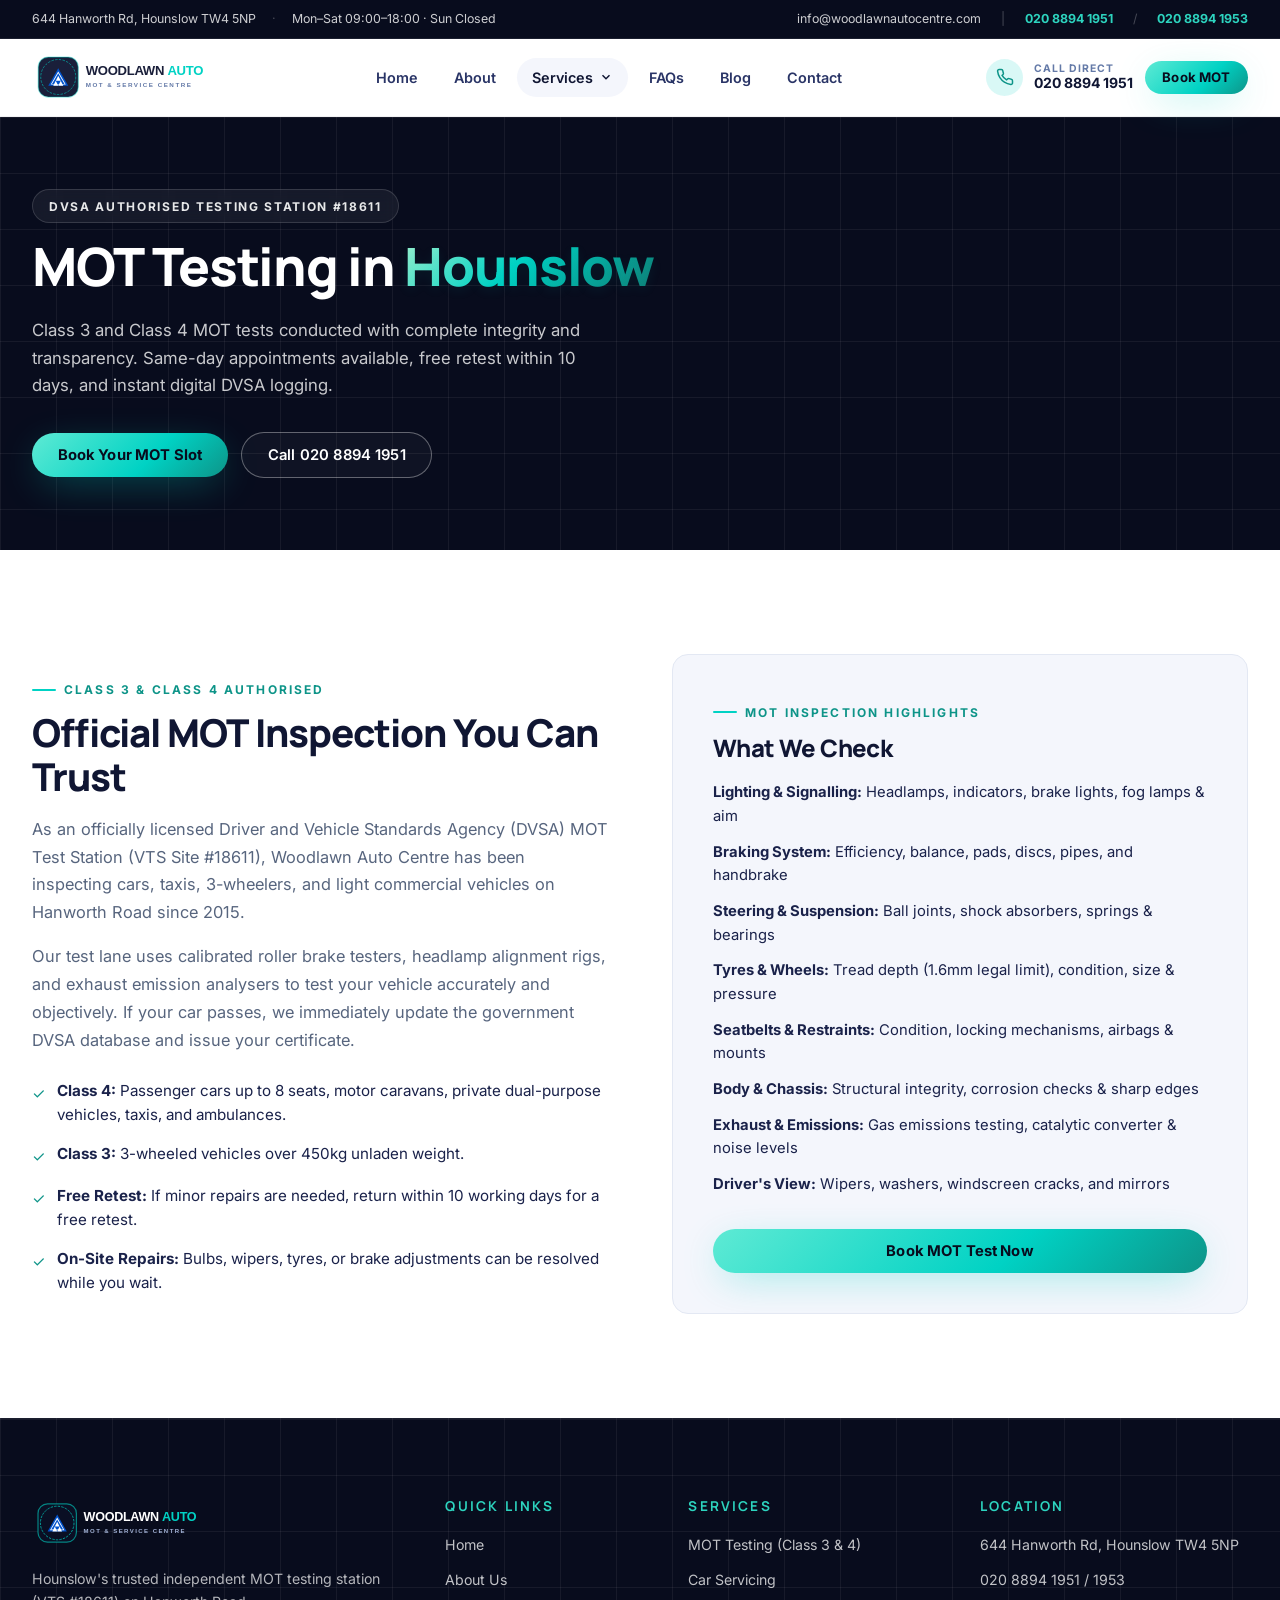
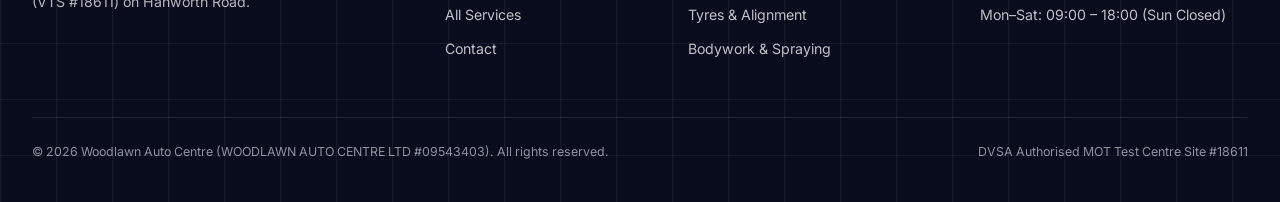
<file: mot.html>
<!DOCTYPE html>
<html lang="en-GB">
<head>
  <meta charset="utf-8" />
  <meta name="viewport" content="width=device-width, initial-scale=1" />
  <title>DVSA MOT Testing Station Hounslow | Woodlawn Auto Centre (VTS #18611)</title>
  <meta name="description" content="Authorised DVSA MOT test centre in Hounslow on Hanworth Road (Site #18611). Testing Class 3 and Class 4 vehicles. Same-day appointments &amp; free 10-day retest." />
  <link rel="canonical" href="https://www.woodlawnautocentre.com/mot.html" />
  <link rel="icon" href="assets/images/favicon.svg" type="image/svg+xml" />
  <link rel="stylesheet" href="css/main.css" />
  <link rel="stylesheet" href="css/components.css" />
</head>
<body>

  <!-- Top Bar -->
  <div class="topbar">
    <div class="container-x">
      <div class="topbar-info">
        <span>644 Hanworth Rd, Hounslow TW4 5NP</span>
        <span class="topbar-divider">·</span>
        <span>Mon–Sat 09:00–18:00 · Sun Closed</span>
      </div>
      <div class="topbar-contact">
        <a href="mailto:info@woodlawnautocentre.com" class="topbar-email">info@woodlawnautocentre.com</a>
        <span class="topbar-divider">|</span>
        <a href="tel:+442088941951" class="topbar-phone">020 8894 1951</a>
        <span class="topbar-divider">/</span>
        <a href="tel:+442088941953" class="topbar-phone">020 8894 1953</a>
      </div>
    </div>
  </div>

  <!-- Header -->
  <header class="site-header">
    <div class="container-x nav-container">
      <a href="index.html" class="brand-link" aria-label="Woodlawn Auto Centre - Home">
        <img src="assets/images/logo.svg" alt="Woodlawn Auto Centre Logo" class="brand-logo-img" />
      </a>

      <nav class="desktop-nav">
        <a href="index.html" class="nav-link">Home</a>
        <a href="about.html" class="nav-link">About</a>
        <div class="nav-dropdown">
          <a href="services.html" class="nav-link dropdown-trigger active">
            Services
            <svg xmlns="http://www.w3.org/2000/svg" width="14" height="14" viewBox="0 0 24 24" fill="none" stroke="currentColor" stroke-width="2.5"><path d="m6 9 6 6 6-6"/></svg>
          </a>
          <div class="dropdown-menu">
            <div class="dropdown-card">
              <a href="mot.html" class="dropdown-item">MOT Testing (Class 3 &amp; 4)</a>
              <a href="servicing.html" class="dropdown-item">Car Servicing</a>
              <a href="tyres.html" class="dropdown-item">Tyres &amp; Wheel Alignment</a>
              <a href="accident-repair.html" class="dropdown-item">Bodywork &amp; Spraying</a>
              <a href="clutch.html" class="dropdown-item">Clutches &amp; Gearboxes</a>
              <a href="engine.html" class="dropdown-item">Engine Diagnostics &amp; Brakes</a>
            </div>
          </div>
        </div>
        <a href="faq.html" class="nav-link">FAQs</a>
        <a href="blog.html" class="nav-link">Blog</a>
        <a href="contact.html" class="nav-link">Contact</a>
      </nav>

      <div class="header-actions">
        <a href="tel:+442088941951" class="header-call-btn">
          <span class="header-call-icon">
            <svg xmlns="http://www.w3.org/2000/svg" width="18" height="18" viewBox="0 0 24 24" fill="none" stroke="currentColor" stroke-width="2"><path d="M22 16.92v3a2 2 0 0 1-2.18 2 19.79 19.79 0 0 1-8.63-3.07 19.5 19.5 0 0 1-6-6 19.79 19.79 0 0 1-3.07-8.67A2 2 0 0 1 4.11 2h3a2 2 0 0 1 2 1.72 12.84 12.84 0 0 0 .7 2.81 2 2 0 0 1-.45 2.11L8.09 9.91a16 16 0 0 0 6 6l1.27-1.27a2 2 0 0 1 2.11-.45 12.84 12.84 0 0 0 2.81.7A2 2 0 0 1 22 16.92z"/></svg>
          </span>
          <span style="display:flex; flex-direction:column; line-height:1.15;">
            <span style="font-size:0.65rem; text-transform:uppercase; color:var(--color-brand-navy-400); letter-spacing:0.1em;">Call Direct</span>
            <span>020 8894 1951</span>
          </span>
        </a>
        <a href="#book" class="btn btn-gold btn-sm open-booking-modal" data-service="MOT Testing">Book MOT</a>
        <button class="mobile-menu-btn" aria-label="Open Menu">☰</button>
      </div>
    </div>
  </header>

  <!-- Hero Header -->
  <section class="hero bg-grid" style="padding-top:4.5rem; padding-bottom:4.5rem;">
    <div class="container-x">
      <span class="hero-badge">DVSA Authorised Testing Station #18611</span>
      <h1 class="hero-title" style="margin-top:1rem; font-size:3.3rem;">
        MOT Testing in <span class="text-gradient-gold">Hounslow</span>
      </h1>
      <p class="hero-desc">
        Class 3 and Class 4 MOT tests conducted with complete integrity and transparency. Same-day appointments available, free retest within 10 days, and instant digital DVSA logging.
      </p>
      <div class="hero-cta-group">
        <a href="#book" class="btn btn-gold open-booking-modal" data-service="MOT Testing">Book Your MOT Slot</a>
        <a href="tel:+442088941951" class="btn btn-outline-light">Call 020 8894 1951</a>
      </div>
    </div>
  </section>

  <!-- MOT Details Section -->
  <section class="section-pad">
    <div class="container-x">
      <div class="about-split">
        <div>
          <span class="eyebrow">Class 3 &amp; Class 4 Authorised</span>
          <h2 style="font-size:2.4rem; margin-top:0.75rem;">Official MOT Inspection You Can Trust</h2>
          <p style="margin-top:1rem; color:var(--color-text-muted); font-size:1.025rem; line-height:1.7;">
            As an officially licensed Driver and Vehicle Standards Agency (DVSA) MOT Test Station (VTS Site #18611), Woodlawn Auto Centre has been inspecting cars, taxis, 3-wheelers, and light commercial vehicles on Hanworth Road since 2015.
          </p>
          <p style="margin-top:1rem; color:var(--color-text-muted); font-size:1.025rem; line-height:1.7;">
            Our test lane uses calibrated roller brake testers, headlamp alignment rigs, and exhaust emission analysers to test your vehicle accurately and objectively. If your car passes, we immediately update the government DVSA database and issue your certificate.
          </p>

          <div class="check-list" style="margin-top:1.5rem;">
            <div class="check-item">
              <span class="check-icon">✓</span>
              <span><strong>Class 4:</strong> Passenger cars up to 8 seats, motor caravans, private dual-purpose vehicles, taxis, and ambulances.</span>
            </div>
            <div class="check-item">
              <span class="check-icon">✓</span>
              <span><strong>Class 3:</strong> 3-wheeled vehicles over 450kg unladen weight.</span>
            </div>
            <div class="check-item">
              <span class="check-icon">✓</span>
              <span><strong>Free Retest:</strong> If minor repairs are needed, return within 10 working days for a free retest.</span>
            </div>
            <div class="check-item">
              <span class="check-icon">✓</span>
              <span><strong>On-Site Repairs:</strong> Bulbs, wipers, tyres, or brake adjustments can be resolved while you wait.</span>
            </div>
          </div>
        </div>

        <div class="card" style="padding:2.5rem; background:var(--color-brand-navy-50); border:1px solid var(--color-brand-navy-100);">
          <span class="eyebrow">MOT Inspection Highlights</span>
          <h3 style="margin-top:0.75rem; font-size:1.5rem;">What We Check</h3>
          <ul style="margin-top:1.25rem; display:flex; flex-direction:column; gap:0.75rem; font-size:0.925rem; color:var(--color-brand-navy-800);">
            <li><strong>Lighting &amp; Signalling:</strong> Headlamps, indicators, brake lights, fog lamps &amp; aim</li>
            <li><strong>Braking System:</strong> Efficiency, balance, pads, discs, pipes, and handbrake</li>
            <li><strong>Steering &amp; Suspension:</strong> Ball joints, shock absorbers, springs &amp; bearings</li>
            <li><strong>Tyres &amp; Wheels:</strong> Tread depth (1.6mm legal limit), condition, size &amp; pressure</li>
            <li><strong>Seatbelts &amp; Restraints:</strong> Condition, locking mechanisms, airbags &amp; mounts</li>
            <li><strong>Body &amp; Chassis:</strong> Structural integrity, corrosion checks &amp; sharp edges</li>
            <li><strong>Exhaust &amp; Emissions:</strong> Gas emissions testing, catalytic converter &amp; noise levels</li>
            <li><strong>Driver's View:</strong> Wipers, washers, windscreen cracks, and mirrors</li>
          </ul>

          <div style="margin-top:2rem;">
            <a href="#book" class="btn btn-gold open-booking-modal" data-service="MOT Testing" style="width:100%;">Book MOT Test Now</a>
          </div>
        </div>
      </div>
    </div>
  </section>

  <!-- Footer -->
  <footer class="site-footer bg-grid">
    <div class="container-x">
      <div class="footer-grid">
        <div>
          <a href="index.html" class="brand-link" style="margin-bottom:1.25rem;">
            <img src="assets/images/logo-light.svg" alt="Woodlawn Auto Centre Logo" style="height:48px;" />
          </a>
          <p style="font-size:0.885rem; color:rgba(255,255,255,0.7); line-height:1.65;">
            Hounslow's trusted independent MOT testing station (VTS #18611) on Hanworth Road.
          </p>
        </div>
        <div>
          <h4 class="footer-heading">Quick Links</h4>
          <ul class="footer-links-list">
            <li><a href="index.html" class="footer-link">Home</a></li>
            <li><a href="about.html" class="footer-link">About Us</a></li>
            <li><a href="services.html" class="footer-link">All Services</a></li>
            <li><a href="contact.html" class="footer-link">Contact</a></li>
          </ul>
        </div>
        <div>
          <h4 class="footer-heading">Services</h4>
          <ul class="footer-links-list">
            <li><a href="mot.html" class="footer-link">MOT Testing (Class 3 &amp; 4)</a></li>
            <li><a href="servicing.html" class="footer-link">Car Servicing</a></li>
            <li><a href="tyres.html" class="footer-link">Tyres &amp; Alignment</a></li>
            <li><a href="accident-repair.html" class="footer-link">Bodywork &amp; Spraying</a></li>
          </ul>
        </div>
        <div>
          <h4 class="footer-heading">Location</h4>
          <ul class="footer-links-list">
            <li>644 Hanworth Rd, Hounslow TW4 5NP</li>
            <li>020 8894 1951 / 1953</li>
            <li>Mon–Sat: 09:00 – 18:00 (Sun Closed)</li>
          </ul>
        </div>
      </div>
      <div class="footer-bottom">
        <p>© 2026 Woodlawn Auto Centre (WOODLAWN AUTO CENTRE LTD #09543403). All rights reserved.</p>
        <p>DVSA Authorised MOT Test Centre Site #18611</p>
      </div>
    </div>
  </footer>

  <!-- Booking Modal -->
  <div class="modal-backdrop" id="bookingModal">
    <div class="modal-card">
      <button class="modal-close-btn" aria-label="Close">✕</button>
      <span class="eyebrow">Quick Appointment Request</span>
      <h3 style="margin-top:0.35rem;">Book Your MOT</h3>
      <form id="quickBookingForm" style="margin-top:1.5rem;">
        <div class="form-group">
          <label class="form-label">Full Name *</label>
          <input type="text" id="bookingName" class="form-input" required />
        </div>
        <div style="display:grid; grid-template-columns:1fr 1fr; gap:0.85rem;">
          <div class="form-group">
            <label class="form-label">Phone Number *</label>
            <input type="tel" id="bookingPhone" class="form-input" required />
          </div>
          <div class="form-group">
            <label class="form-label">Car Reg *</label>
            <input type="text" id="bookingReg" class="form-input" required />
          </div>
        </div>
        <div style="display:grid; grid-template-columns:1fr 1fr; gap:0.85rem;">
          <div class="form-group">
            <label class="form-label">Service *</label>
            <select id="bookingService" class="form-select" required>
              <option value="MOT Testing" selected>MOT Testing (Class 3 / 4)</option>
              <option value="MOT &amp; Full Service">MOT &amp; Full Service</option>
            </select>
          </div>
          <div class="form-group">
            <label class="form-label">Preferred Date *</label>
            <input type="date" id="bookingDate" class="form-input" required />
          </div>
        </div>
        <button type="submit" class="btn btn-gold" style="width:100%; margin-top:0.75rem;">Submit via WhatsApp</button>
      </form>
      <div id="bookingFormSuccess" style="display:none; text-align:center; padding:1.5rem 0;">
        <h4>Request Submitted!</h4>
        <p style="color:var(--color-text-muted); margin-top:0.5rem;">Click below to send via WhatsApp or give us a call.</p>
        <a id="whatsappDirectLink" href="#" target="_blank" class="btn btn-gold" style="width:100%; margin-top:1rem;">Open WhatsApp</a>
      </div>
    </div>
  </div>

  <script src="js/main.js"></script>
  <script src="js/booking-modal.js"></script>
</body>
</html>
</file>
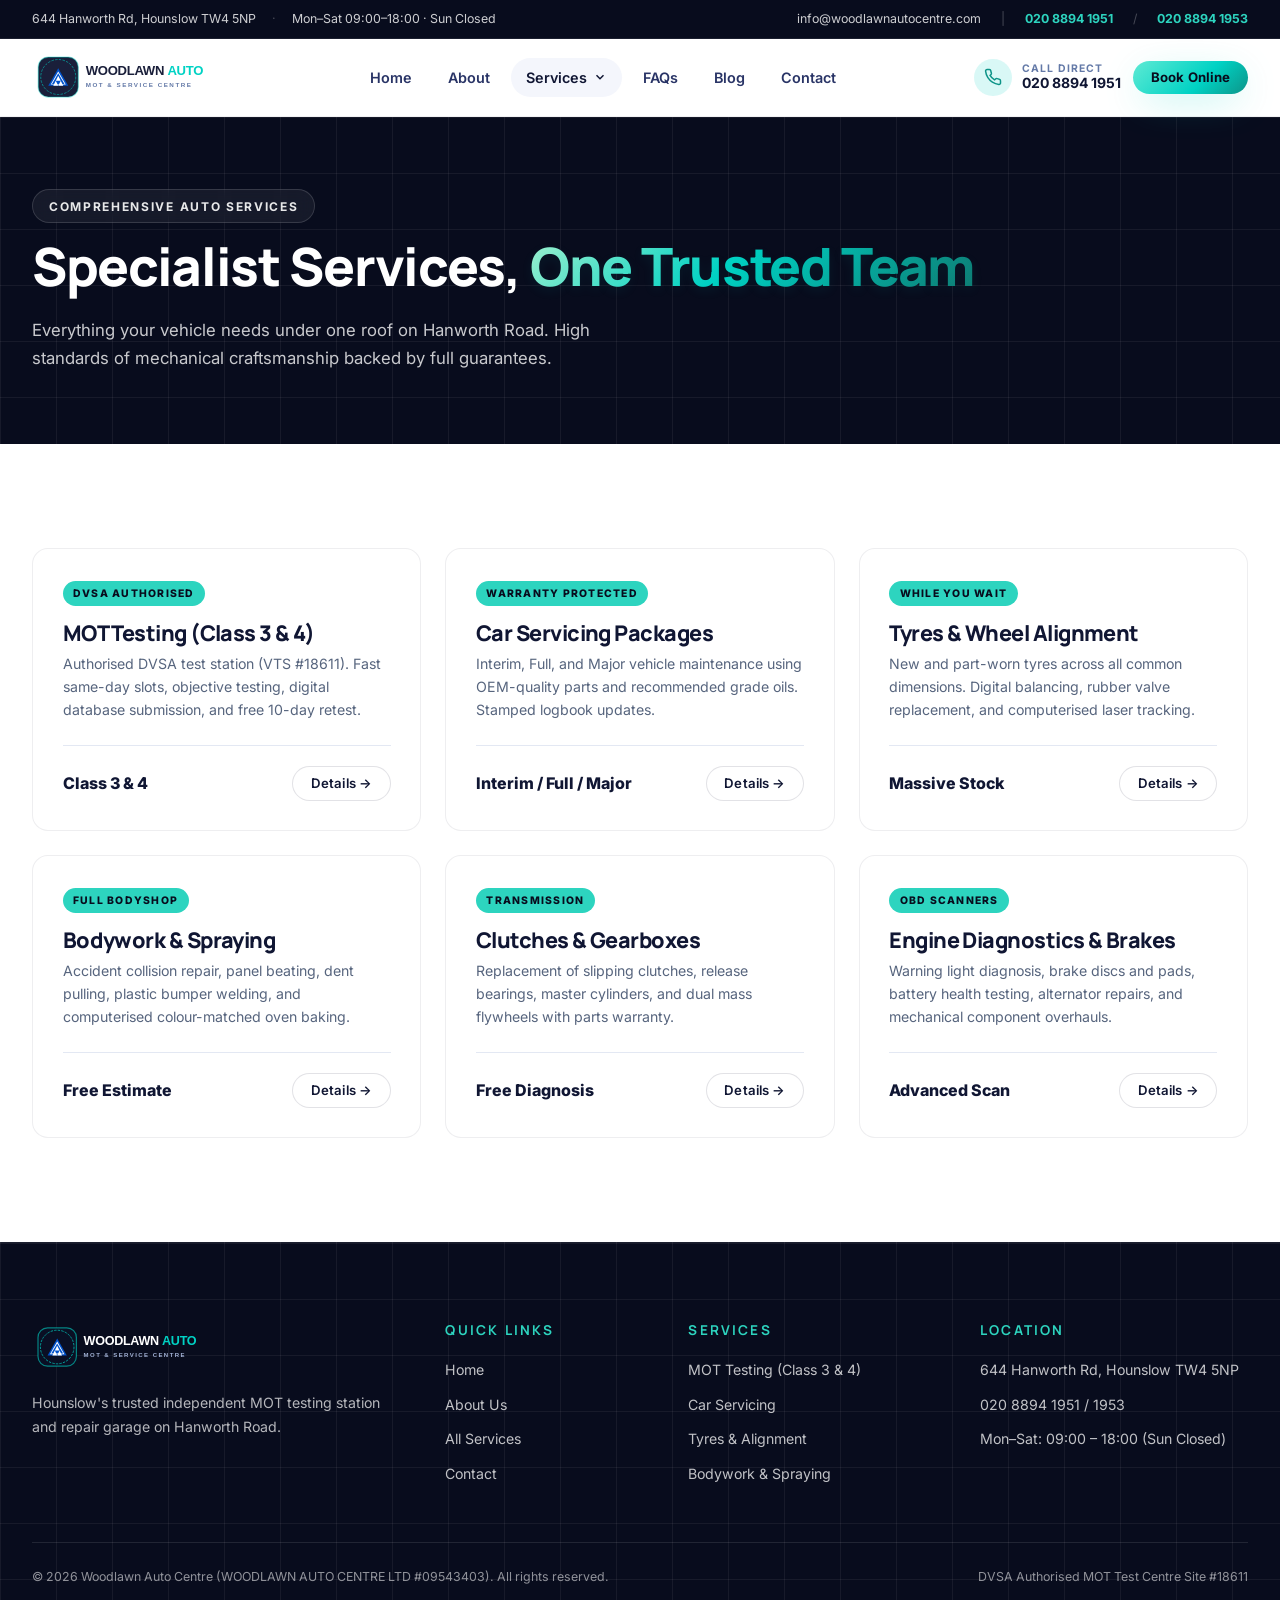
<file: services.html>
<!DOCTYPE html>
<html lang="en-GB">
<head>
  <meta charset="utf-8" />
  <meta name="viewport" content="width=device-width, initial-scale=1" />
  <title>All Garage Services Hounslow | Woodlawn Auto Centre</title>
  <meta name="description" content="Explore complete vehicle repair services at Woodlawn Auto Centre, Hounslow. MOT Class 3 &amp; 4, servicing, tyres, wheel alignment, bodywork, clutches &amp; engine diagnostics." />
  <link rel="canonical" href="https://www.woodlawnautocentre.com/services.html" />
  <link rel="icon" href="assets/images/favicon.svg" type="image/svg+xml" />
  <link rel="stylesheet" href="css/main.css" />
  <link rel="stylesheet" href="css/components.css" />
</head>
<body>

  <!-- Top Bar -->
  <div class="topbar">
    <div class="container-x">
      <div class="topbar-info">
        <span>644 Hanworth Rd, Hounslow TW4 5NP</span>
        <span class="topbar-divider">·</span>
        <span>Mon–Sat 09:00–18:00 · Sun Closed</span>
      </div>
      <div class="topbar-contact">
        <a href="mailto:info@woodlawnautocentre.com" class="topbar-email">info@woodlawnautocentre.com</a>
        <span class="topbar-divider">|</span>
        <a href="tel:+442088941951" class="topbar-phone">020 8894 1951</a>
        <span class="topbar-divider">/</span>
        <a href="tel:+442088941953" class="topbar-phone">020 8894 1953</a>
      </div>
    </div>
  </div>

  <!-- Header -->
  <header class="site-header">
    <div class="container-x nav-container">
      <a href="index.html" class="brand-link" aria-label="Woodlawn Auto Centre - Home">
        <img src="assets/images/logo.svg" alt="Woodlawn Auto Centre Logo" class="brand-logo-img" />
      </a>

      <nav class="desktop-nav">
        <a href="index.html" class="nav-link">Home</a>
        <a href="about.html" class="nav-link">About</a>
        <div class="nav-dropdown">
          <a href="services.html" class="nav-link dropdown-trigger active">
            Services
            <svg xmlns="http://www.w3.org/2000/svg" width="14" height="14" viewBox="0 0 24 24" fill="none" stroke="currentColor" stroke-width="2.5"><path d="m6 9 6 6 6-6"/></svg>
          </a>
          <div class="dropdown-menu">
            <div class="dropdown-card">
              <a href="mot.html" class="dropdown-item">MOT Testing (Class 3 &amp; 4)</a>
              <a href="servicing.html" class="dropdown-item">Car Servicing</a>
              <a href="tyres.html" class="dropdown-item">Tyres &amp; Wheel Alignment</a>
              <a href="accident-repair.html" class="dropdown-item">Bodywork &amp; Spraying</a>
              <a href="clutch.html" class="dropdown-item">Clutches &amp; Gearboxes</a>
              <a href="engine.html" class="dropdown-item">Engine Diagnostics &amp; Brakes</a>
            </div>
          </div>
        </div>
        <a href="faq.html" class="nav-link">FAQs</a>
        <a href="blog.html" class="nav-link">Blog</a>
        <a href="contact.html" class="nav-link">Contact</a>
      </nav>

      <div class="header-actions">
        <a href="tel:+442088941951" class="header-call-btn">
          <span class="header-call-icon">
            <svg xmlns="http://www.w3.org/2000/svg" width="18" height="18" viewBox="0 0 24 24" fill="none" stroke="currentColor" stroke-width="2"><path d="M22 16.92v3a2 2 0 0 1-2.18 2 19.79 19.79 0 0 1-8.63-3.07 19.5 19.5 0 0 1-6-6 19.79 19.79 0 0 1-3.07-8.67A2 2 0 0 1 4.11 2h3a2 2 0 0 1 2 1.72 12.84 12.84 0 0 0 .7 2.81 2 2 0 0 1-.45 2.11L8.09 9.91a16 16 0 0 0 6 6l1.27-1.27a2 2 0 0 1 2.11-.45 12.84 12.84 0 0 0 2.81.7A2 2 0 0 1 22 16.92z"/></svg>
          </span>
          <span style="display:flex; flex-direction:column; line-height:1.15;">
            <span style="font-size:0.65rem; text-transform:uppercase; color:var(--color-brand-navy-400); letter-spacing:0.1em;">Call Direct</span>
            <span>020 8894 1951</span>
          </span>
        </a>
        <a href="#book" class="btn btn-gold btn-sm open-booking-modal">Book Online</a>
        <button class="mobile-menu-btn" aria-label="Open Menu">☰</button>
      </div>
    </div>
  </header>

  <!-- Page Banner -->
  <section class="hero bg-grid" style="padding-top:4.5rem; padding-bottom:4.5rem;">
    <div class="container-x">
      <span class="hero-badge">Comprehensive Auto Services</span>
      <h1 class="hero-title" style="margin-top:1rem; font-size:3.3rem;">
        Specialist Services, <span class="text-gradient-gold">One Trusted Team</span>
      </h1>
      <p class="hero-desc">
        Everything your vehicle needs under one roof on Hanworth Road. High standards of mechanical craftsmanship backed by full guarantees.
      </p>
    </div>
  </section>

  <!-- All Services Grid -->
  <section class="section-pad">
    <div class="container-x">
      <div class="services-grid" style="margin-top:0;">
        <div class="card service-card">
          <div>
            <span class="service-badge">DVSA Authorised</span>
            <h3 style="margin-top:1rem;">MOT Testing (Class 3 &amp; 4)</h3>
            <p>Authorised DVSA test station (VTS #18611). Fast same-day slots, objective testing, digital database submission, and free 10-day retest.</p>
          </div>
          <div class="service-card-foot">
            <span class="service-rate-val">Class 3 &amp; 4</span>
            <a href="mot.html" class="btn btn-ghost btn-sm">Details →</a>
          </div>
        </div>

        <div class="card service-card">
          <div>
            <span class="service-badge">Warranty Protected</span>
            <h3 style="margin-top:1rem;">Car Servicing Packages</h3>
            <p>Interim, Full, and Major vehicle maintenance using OEM-quality parts and recommended grade oils. Stamped logbook updates.</p>
          </div>
          <div class="service-card-foot">
            <span class="service-rate-val">Interim / Full / Major</span>
            <a href="servicing.html" class="btn btn-ghost btn-sm">Details →</a>
          </div>
        </div>

        <div class="card service-card">
          <div>
            <span class="service-badge">While You Wait</span>
            <h3 style="margin-top:1rem;">Tyres &amp; Wheel Alignment</h3>
            <p>New and part-worn tyres across all common dimensions. Digital balancing, rubber valve replacement, and computerised laser tracking.</p>
          </div>
          <div class="service-card-foot">
            <span class="service-rate-val">Massive Stock</span>
            <a href="tyres.html" class="btn btn-ghost btn-sm">Details →</a>
          </div>
        </div>

        <div class="card service-card">
          <div>
            <span class="service-badge">Full Bodyshop</span>
            <h3 style="margin-top:1rem;">Bodywork &amp; Spraying</h3>
            <p>Accident collision repair, panel beating, dent pulling, plastic bumper welding, and computerised colour-matched oven baking.</p>
          </div>
          <div class="service-card-foot">
            <span class="service-rate-val">Free Estimate</span>
            <a href="accident-repair.html" class="btn btn-ghost btn-sm">Details →</a>
          </div>
        </div>

        <div class="card service-card">
          <div>
            <span class="service-badge">Transmission</span>
            <h3 style="margin-top:1rem;">Clutches &amp; Gearboxes</h3>
            <p>Replacement of slipping clutches, release bearings, master cylinders, and dual mass flywheels with parts warranty.</p>
          </div>
          <div class="service-card-foot">
            <span class="service-rate-val">Free Diagnosis</span>
            <a href="clutch.html" class="btn btn-ghost btn-sm">Details →</a>
          </div>
        </div>

        <div class="card service-card">
          <div>
            <span class="service-badge">OBD Scanners</span>
            <h3 style="margin-top:1rem;">Engine Diagnostics &amp; Brakes</h3>
            <p>Warning light diagnosis, brake discs and pads, battery health testing, alternator repairs, and mechanical component overhauls.</p>
          </div>
          <div class="service-card-foot">
            <span class="service-rate-val">Advanced Scan</span>
            <a href="engine.html" class="btn btn-ghost btn-sm">Details →</a>
          </div>
        </div>
      </div>
    </div>
  </section>

  <!-- Footer -->
  <footer class="site-footer bg-grid">
    <div class="container-x">
      <div class="footer-grid">
        <div>
          <a href="index.html" class="brand-link" style="margin-bottom:1.25rem;">
            <img src="assets/images/logo-light.svg" alt="Woodlawn Auto Centre Logo" style="height:48px;" />
          </a>
          <p style="font-size:0.885rem; color:rgba(255,255,255,0.7); line-height:1.65;">
            Hounslow's trusted independent MOT testing station and repair garage on Hanworth Road.
          </p>
        </div>
        <div>
          <h4 class="footer-heading">Quick Links</h4>
          <ul class="footer-links-list">
            <li><a href="index.html" class="footer-link">Home</a></li>
            <li><a href="about.html" class="footer-link">About Us</a></li>
            <li><a href="services.html" class="footer-link">All Services</a></li>
            <li><a href="contact.html" class="footer-link">Contact</a></li>
          </ul>
        </div>
        <div>
          <h4 class="footer-heading">Services</h4>
          <ul class="footer-links-list">
            <li><a href="mot.html" class="footer-link">MOT Testing (Class 3 &amp; 4)</a></li>
            <li><a href="servicing.html" class="footer-link">Car Servicing</a></li>
            <li><a href="tyres.html" class="footer-link">Tyres &amp; Alignment</a></li>
            <li><a href="accident-repair.html" class="footer-link">Bodywork &amp; Spraying</a></li>
          </ul>
        </div>
        <div>
          <h4 class="footer-heading">Location</h4>
          <ul class="footer-links-list">
            <li>644 Hanworth Rd, Hounslow TW4 5NP</li>
            <li>020 8894 1951 / 1953</li>
            <li>Mon–Sat: 09:00 – 18:00 (Sun Closed)</li>
          </ul>
        </div>
      </div>
      <div class="footer-bottom">
        <p>© 2026 Woodlawn Auto Centre (WOODLAWN AUTO CENTRE LTD #09543403). All rights reserved.</p>
        <p>DVSA Authorised MOT Test Centre Site #18611</p>
      </div>
    </div>
  </footer>

  <script src="js/main.js"></script>
  <script src="js/booking-modal.js"></script>
</body>
</html>
</file>
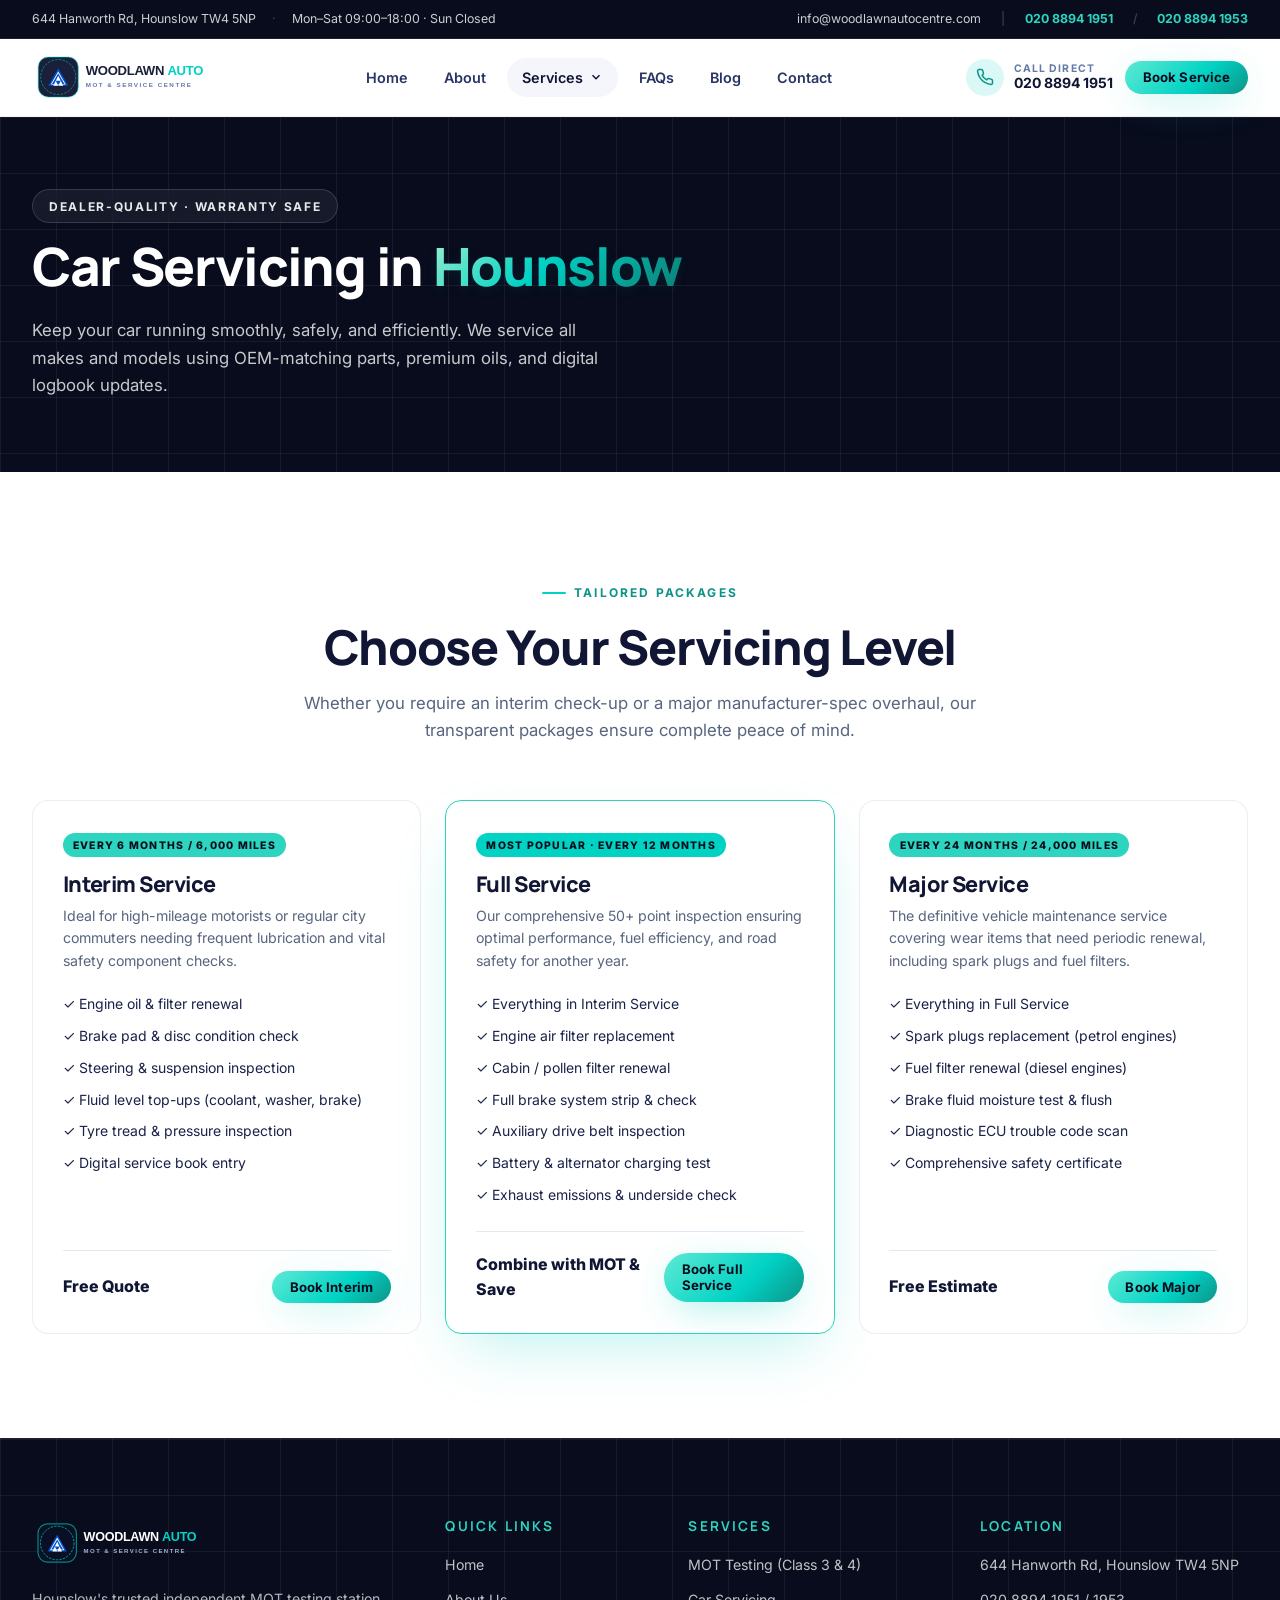
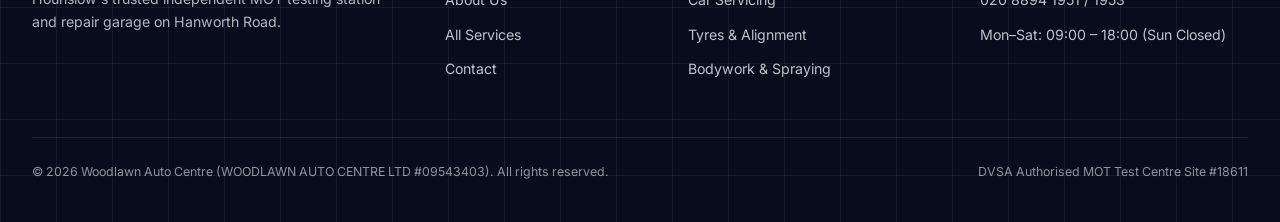
<file: servicing.html>
<!DOCTYPE html>
<html lang="en-GB">
<head>
  <meta charset="utf-8" />
  <meta name="viewport" content="width=device-width, initial-scale=1" />
  <title>Car Servicing Hounslow | Interim, Full &amp; Major | Woodlawn Auto Centre</title>
  <meta name="description" content="Dealer-level car servicing in Hounslow at Woodlawn Auto Centre. Interim, full &amp; major service packages strictly to manufacturer specification. Protect your warranty." />
  <link rel="canonical" href="https://www.woodlawnautocentre.com/servicing.html" />
  <link rel="icon" href="assets/images/favicon.svg" type="image/svg+xml" />
  <link rel="stylesheet" href="css/main.css" />
  <link rel="stylesheet" href="css/components.css" />
</head>
<body>

  <!-- Top Bar -->
  <div class="topbar">
    <div class="container-x">
      <div class="topbar-info">
        <span>644 Hanworth Rd, Hounslow TW4 5NP</span>
        <span class="topbar-divider">·</span>
        <span>Mon–Sat 09:00–18:00 · Sun Closed</span>
      </div>
      <div class="topbar-contact">
        <a href="mailto:info@woodlawnautocentre.com" class="topbar-email">info@woodlawnautocentre.com</a>
        <span class="topbar-divider">|</span>
        <a href="tel:+442088941951" class="topbar-phone">020 8894 1951</a>
        <span class="topbar-divider">/</span>
        <a href="tel:+442088941953" class="topbar-phone">020 8894 1953</a>
      </div>
    </div>
  </div>

  <!-- Header -->
  <header class="site-header">
    <div class="container-x nav-container">
      <a href="index.html" class="brand-link" aria-label="Woodlawn Auto Centre - Home">
        <img src="assets/images/logo.svg" alt="Woodlawn Auto Centre Logo" class="brand-logo-img" />
      </a>

      <nav class="desktop-nav">
        <a href="index.html" class="nav-link">Home</a>
        <a href="about.html" class="nav-link">About</a>
        <div class="nav-dropdown">
          <a href="services.html" class="nav-link dropdown-trigger active">
            Services
            <svg xmlns="http://www.w3.org/2000/svg" width="14" height="14" viewBox="0 0 24 24" fill="none" stroke="currentColor" stroke-width="2.5"><path d="m6 9 6 6 6-6"/></svg>
          </a>
          <div class="dropdown-menu">
            <div class="dropdown-card">
              <a href="mot.html" class="dropdown-item">MOT Testing (Class 3 &amp; 4)</a>
              <a href="servicing.html" class="dropdown-item">Car Servicing</a>
              <a href="tyres.html" class="dropdown-item">Tyres &amp; Wheel Alignment</a>
              <a href="accident-repair.html" class="dropdown-item">Bodywork &amp; Spraying</a>
              <a href="clutch.html" class="dropdown-item">Clutches &amp; Gearboxes</a>
              <a href="engine.html" class="dropdown-item">Engine Diagnostics &amp; Brakes</a>
            </div>
          </div>
        </div>
        <a href="faq.html" class="nav-link">FAQs</a>
        <a href="blog.html" class="nav-link">Blog</a>
        <a href="contact.html" class="nav-link">Contact</a>
      </nav>

      <div class="header-actions">
        <a href="tel:+442088941951" class="header-call-btn">
          <span class="header-call-icon">
            <svg xmlns="http://www.w3.org/2000/svg" width="18" height="18" viewBox="0 0 24 24" fill="none" stroke="currentColor" stroke-width="2"><path d="M22 16.92v3a2 2 0 0 1-2.18 2 19.79 19.79 0 0 1-8.63-3.07 19.5 19.5 0 0 1-6-6 19.79 19.79 0 0 1-3.07-8.67A2 2 0 0 1 4.11 2h3a2 2 0 0 1 2 1.72 12.84 12.84 0 0 0 .7 2.81 2 2 0 0 1-.45 2.11L8.09 9.91a16 16 0 0 0 6 6l1.27-1.27a2 2 0 0 1 2.11-.45 12.84 12.84 0 0 0 2.81.7A2 2 0 0 1 22 16.92z"/></svg>
          </span>
          <span style="display:flex; flex-direction:column; line-height:1.15;">
            <span style="font-size:0.65rem; text-transform:uppercase; color:var(--color-brand-navy-400); letter-spacing:0.1em;">Call Direct</span>
            <span>020 8894 1951</span>
          </span>
        </a>
        <a href="#book" class="btn btn-gold btn-sm open-booking-modal" data-service="Car Servicing">Book Service</a>
        <button class="mobile-menu-btn" aria-label="Open Menu">☰</button>
      </div>
    </div>
  </header>

  <!-- Page Banner -->
  <section class="hero bg-grid" style="padding-top:4.5rem; padding-bottom:4.5rem;">
    <div class="container-x">
      <span class="hero-badge">Dealer-Quality · Warranty Safe</span>
      <h1 class="hero-title" style="margin-top:1rem; font-size:3.3rem;">
        Car Servicing in <span class="text-gradient-gold">Hounslow</span>
      </h1>
      <p class="hero-desc">
        Keep your car running smoothly, safely, and efficiently. We service all makes and models using OEM-matching parts, premium oils, and digital logbook updates.
      </p>
    </div>
  </section>

  <!-- Service Packages Comparison -->
  <section class="section-pad">
    <div class="container-x">
      <div class="section-head">
        <span class="eyebrow">Tailored Packages</span>
        <h2>Choose Your Servicing Level</h2>
        <p>Whether you require an interim check-up or a major manufacturer-spec overhaul, our transparent packages ensure complete peace of mind.</p>
      </div>

      <div class="services-grid" style="margin-top:3.5rem;">
        <!-- Interim Service -->
        <div class="card service-card">
          <div>
            <span class="service-badge">Every 6 Months / 6,000 Miles</span>
            <h3 style="margin-top:1rem;">Interim Service</h3>
            <p>Ideal for high-mileage motorists or regular city commuters needing frequent lubrication and vital safety component checks.</p>
            <ul style="margin-top:1.25rem; display:flex; flex-direction:column; gap:0.6rem; font-size:0.875rem; color:var(--color-brand-navy-800);">
              <li>✓ Engine oil &amp; filter renewal</li>
              <li>✓ Brake pad &amp; disc condition check</li>
              <li>✓ Steering &amp; suspension inspection</li>
              <li>✓ Fluid level top-ups (coolant, washer, brake)</li>
              <li>✓ Tyre tread &amp; pressure inspection</li>
              <li>✓ Digital service book entry</li>
            </ul>
          </div>
          <div class="service-card-foot">
            <span class="service-rate-val">Free Quote</span>
            <a href="#book" class="btn btn-gold btn-sm open-booking-modal" data-service="Interim Service">Book Interim</a>
          </div>
        </div>

        <!-- Full Service -->
        <div class="card service-card" style="border-color:var(--color-brand-gold-400); box-shadow:0 25px 60px -20px rgba(0,210,196,0.3);">
          <div>
            <span class="service-badge" style="background:var(--color-brand-gold-500); color:#080c1d;">Most Popular · Every 12 Months</span>
            <h3 style="margin-top:1rem;">Full Service</h3>
            <p>Our comprehensive 50+ point inspection ensuring optimal performance, fuel efficiency, and road safety for another year.</p>
            <ul style="margin-top:1.25rem; display:flex; flex-direction:column; gap:0.6rem; font-size:0.875rem; color:var(--color-brand-navy-800);">
              <li>✓ Everything in Interim Service</li>
              <li>✓ Engine air filter replacement</li>
              <li>✓ Cabin / pollen filter renewal</li>
              <li>✓ Full brake system strip &amp; check</li>
              <li>✓ Auxiliary drive belt inspection</li>
              <li>✓ Battery &amp; alternator charging test</li>
              <li>✓ Exhaust emissions &amp; underside check</li>
            </ul>
          </div>
          <div class="service-card-foot">
            <span class="service-rate-val">Combine with MOT &amp; Save</span>
            <a href="#book" class="btn btn-gold btn-sm open-booking-modal" data-service="Full Service">Book Full Service</a>
          </div>
        </div>

        <!-- Major Service -->
        <div class="card service-card">
          <div>
            <span class="service-badge">Every 24 Months / 24,000 Miles</span>
            <h3 style="margin-top:1rem;">Major Service</h3>
            <p>The definitive vehicle maintenance service covering wear items that need periodic renewal, including spark plugs and fuel filters.</p>
            <ul style="margin-top:1.25rem; display:flex; flex-direction:column; gap:0.6rem; font-size:0.875rem; color:var(--color-brand-navy-800);">
              <li>✓ Everything in Full Service</li>
              <li>✓ Spark plugs replacement (petrol engines)</li>
              <li>✓ Fuel filter renewal (diesel engines)</li>
              <li>✓ Brake fluid moisture test &amp; flush</li>
              <li>✓ Diagnostic ECU trouble code scan</li>
              <li>✓ Comprehensive safety certificate</li>
            </ul>
          </div>
          <div class="service-card-foot">
            <span class="service-rate-val">Free Estimate</span>
            <a href="#book" class="btn btn-gold btn-sm open-booking-modal" data-service="Major Service">Book Major</a>
          </div>
        </div>
      </div>
    </div>
  </section>

  <!-- Footer -->
  <footer class="site-footer bg-grid">
    <div class="container-x">
      <div class="footer-grid">
        <div>
          <a href="index.html" class="brand-link" style="margin-bottom:1.25rem;">
            <img src="assets/images/logo-light.svg" alt="Woodlawn Auto Centre Logo" style="height:48px;" />
          </a>
          <p style="font-size:0.885rem; color:rgba(255,255,255,0.7); line-height:1.65;">
            Hounslow's trusted independent MOT testing station and repair garage on Hanworth Road.
          </p>
        </div>
        <div>
          <h4 class="footer-heading">Quick Links</h4>
          <ul class="footer-links-list">
            <li><a href="index.html" class="footer-link">Home</a></li>
            <li><a href="about.html" class="footer-link">About Us</a></li>
            <li><a href="services.html" class="footer-link">All Services</a></li>
            <li><a href="contact.html" class="footer-link">Contact</a></li>
          </ul>
        </div>
        <div>
          <h4 class="footer-heading">Services</h4>
          <ul class="footer-links-list">
            <li><a href="mot.html" class="footer-link">MOT Testing (Class 3 &amp; 4)</a></li>
            <li><a href="servicing.html" class="footer-link">Car Servicing</a></li>
            <li><a href="tyres.html" class="footer-link">Tyres &amp; Alignment</a></li>
            <li><a href="accident-repair.html" class="footer-link">Bodywork &amp; Spraying</a></li>
          </ul>
        </div>
        <div>
          <h4 class="footer-heading">Location</h4>
          <ul class="footer-links-list">
            <li>644 Hanworth Rd, Hounslow TW4 5NP</li>
            <li>020 8894 1951 / 1953</li>
            <li>Mon–Sat: 09:00 – 18:00 (Sun Closed)</li>
          </ul>
        </div>
      </div>
      <div class="footer-bottom">
        <p>© 2026 Woodlawn Auto Centre (WOODLAWN AUTO CENTRE LTD #09543403). All rights reserved.</p>
        <p>DVSA Authorised MOT Test Centre Site #18611</p>
      </div>
    </div>
  </footer>

  <!-- Booking Modal -->
  <div class="modal-backdrop" id="bookingModal">
    <div class="modal-card">
      <button class="modal-close-btn" aria-label="Close">✕</button>
      <span class="eyebrow">Quick Appointment Request</span>
      <h3 style="margin-top:0.35rem;">Book Your Service</h3>
      <form id="quickBookingForm" style="margin-top:1.5rem;">
        <div class="form-group">
          <label class="form-label">Full Name *</label>
          <input type="text" id="bookingName" class="form-input" required />
        </div>
        <div style="display:grid; grid-template-columns:1fr 1fr; gap:0.85rem;">
          <div class="form-group">
            <label class="form-label">Phone Number *</label>
            <input type="tel" id="bookingPhone" class="form-input" required />
          </div>
          <div class="form-group">
            <label class="form-label">Car Reg *</label>
            <input type="text" id="bookingReg" class="form-input" required />
          </div>
        </div>
        <div style="display:grid; grid-template-columns:1fr 1fr; gap:0.85rem;">
          <div class="form-group">
            <label class="form-label">Service *</label>
            <select id="bookingService" class="form-select" required>
              <option value="Interim Service">Interim Service</option>
              <option value="Full Service" selected>Full Service</option>
              <option value="Major Service">Major Service</option>
              <option value="MOT &amp; Full Service">MOT &amp; Full Service</option>
            </select>
          </div>
          <div class="form-group">
            <label class="form-label">Preferred Date *</label>
            <input type="date" id="bookingDate" class="form-input" required />
          </div>
        </div>
        <button type="submit" class="btn btn-gold" style="width:100%; margin-top:0.75rem;">Submit via WhatsApp</button>
      </form>
      <div id="bookingFormSuccess" style="display:none; text-align:center; padding:1.5rem 0;">
        <h4>Request Submitted!</h4>
        <p style="color:var(--color-text-muted); margin-top:0.5rem;">Click below to send via WhatsApp or give us a call.</p>
        <a id="whatsappDirectLink" href="#" target="_blank" class="btn btn-gold" style="width:100%; margin-top:1rem;">Open WhatsApp</a>
      </div>
    </div>
  </div>

  <script src="js/main.js"></script>
  <script src="js/booking-modal.js"></script>
</body>
</html>
</file>
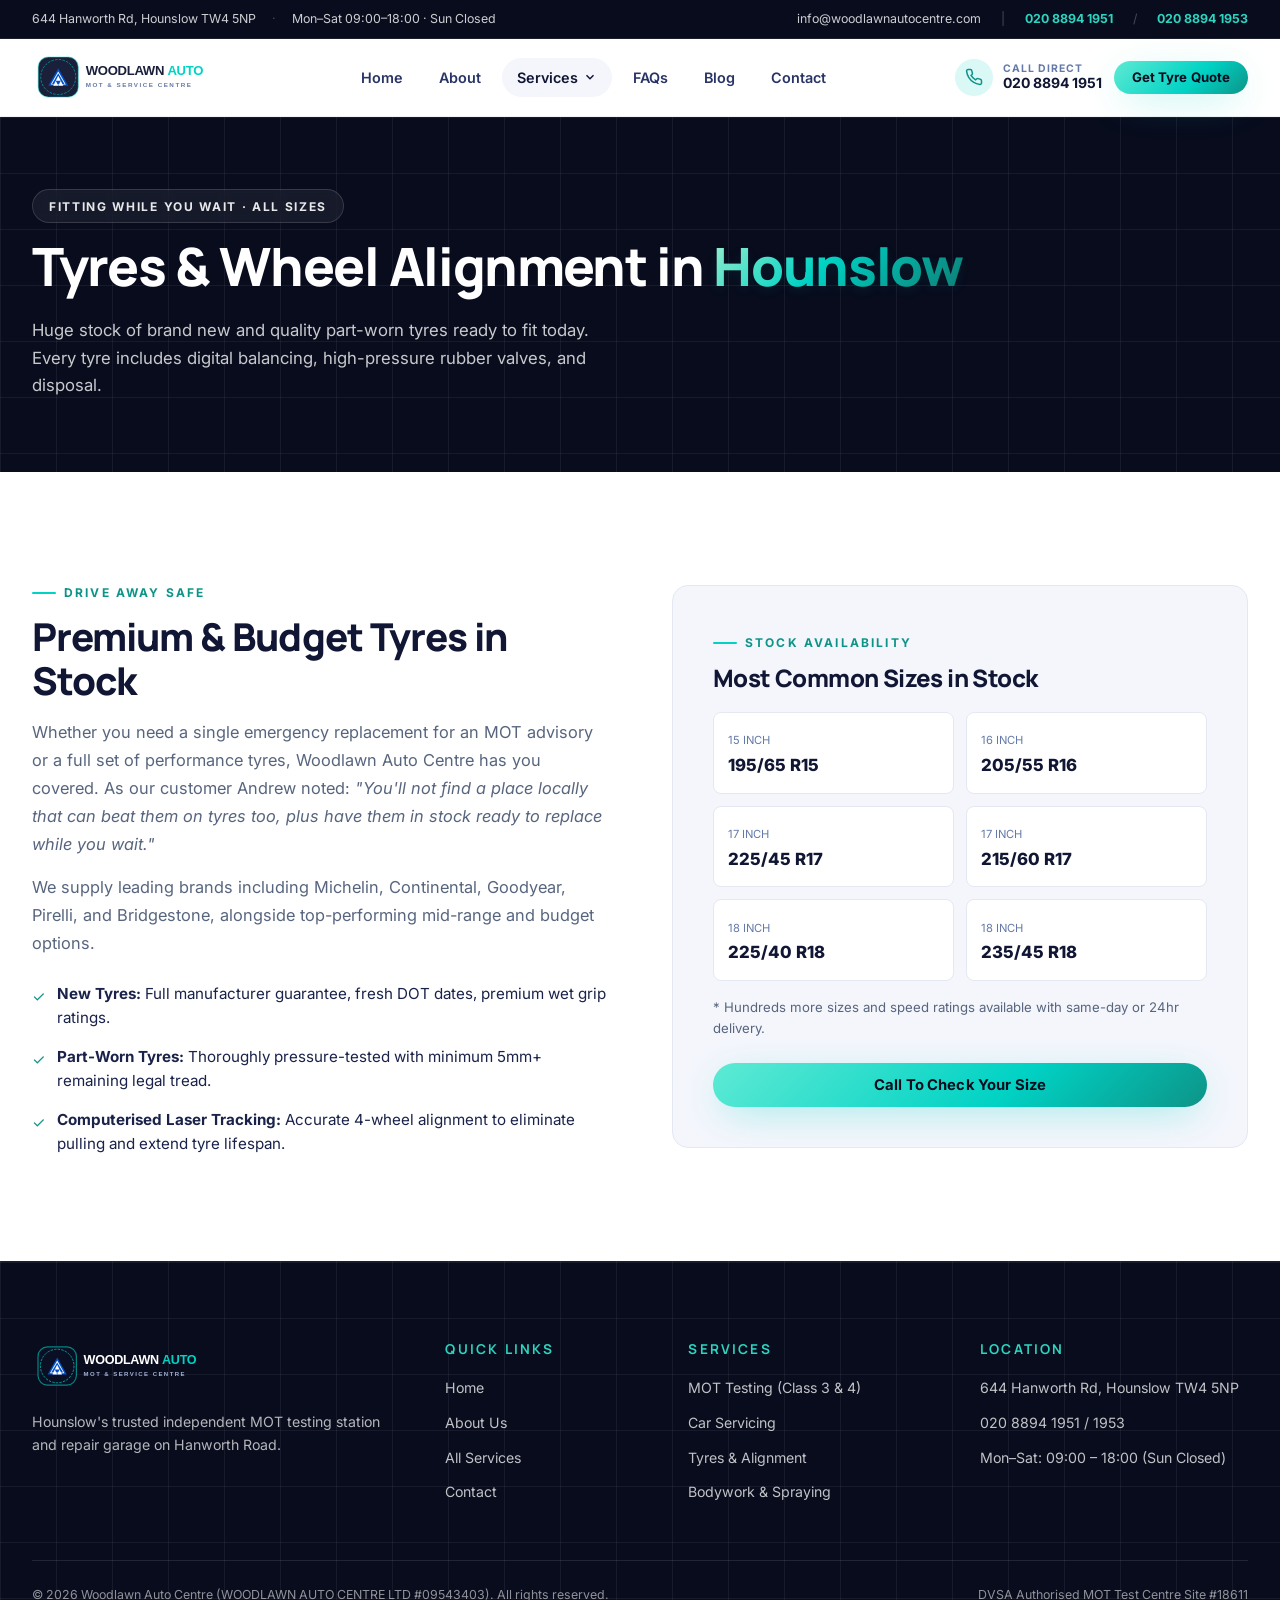
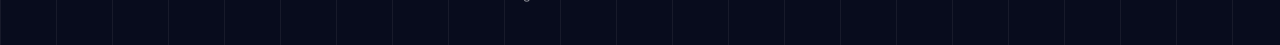
<file: tyres.html>
<!DOCTYPE html>
<html lang="en-GB">
<head>
  <meta charset="utf-8" />
  <meta name="viewport" content="width=device-width, initial-scale=1" />
  <title>Tyres &amp; Wheel Alignment in Hounslow | Woodlawn Auto Centre</title>
  <meta name="description" content="New &amp; part-worn tyres fitted while you wait on Hanworth Road, Hounslow. Computerised laser wheel alignment, digital balancing &amp; puncture repairs." />
  <link rel="canonical" href="https://www.woodlawnautocentre.com/tyres.html" />
  <link rel="icon" href="assets/images/favicon.svg" type="image/svg+xml" />
  <link rel="stylesheet" href="css/main.css" />
  <link rel="stylesheet" href="css/components.css" />
</head>
<body>

  <!-- Top Bar -->
  <div class="topbar">
    <div class="container-x">
      <div class="topbar-info">
        <span>644 Hanworth Rd, Hounslow TW4 5NP</span>
        <span class="topbar-divider">·</span>
        <span>Mon–Sat 09:00–18:00 · Sun Closed</span>
      </div>
      <div class="topbar-contact">
        <a href="mailto:info@woodlawnautocentre.com" class="topbar-email">info@woodlawnautocentre.com</a>
        <span class="topbar-divider">|</span>
        <a href="tel:+442088941951" class="topbar-phone">020 8894 1951</a>
        <span class="topbar-divider">/</span>
        <a href="tel:+442088941953" class="topbar-phone">020 8894 1953</a>
      </div>
    </div>
  </div>

  <!-- Header -->
  <header class="site-header">
    <div class="container-x nav-container">
      <a href="index.html" class="brand-link" aria-label="Woodlawn Auto Centre - Home">
        <img src="assets/images/logo.svg" alt="Woodlawn Auto Centre Logo" class="brand-logo-img" />
      </a>

      <nav class="desktop-nav">
        <a href="index.html" class="nav-link">Home</a>
        <a href="about.html" class="nav-link">About</a>
        <div class="nav-dropdown">
          <a href="services.html" class="nav-link dropdown-trigger active">
            Services
            <svg xmlns="http://www.w3.org/2000/svg" width="14" height="14" viewBox="0 0 24 24" fill="none" stroke="currentColor" stroke-width="2.5"><path d="m6 9 6 6 6-6"/></svg>
          </a>
          <div class="dropdown-menu">
            <div class="dropdown-card">
              <a href="mot.html" class="dropdown-item">MOT Testing (Class 3 &amp; 4)</a>
              <a href="servicing.html" class="dropdown-item">Car Servicing</a>
              <a href="tyres.html" class="dropdown-item">Tyres &amp; Wheel Alignment</a>
              <a href="accident-repair.html" class="dropdown-item">Bodywork &amp; Spraying</a>
              <a href="clutch.html" class="dropdown-item">Clutches &amp; Gearboxes</a>
              <a href="engine.html" class="dropdown-item">Engine Diagnostics &amp; Brakes</a>
            </div>
          </div>
        </div>
        <a href="faq.html" class="nav-link">FAQs</a>
        <a href="blog.html" class="nav-link">Blog</a>
        <a href="contact.html" class="nav-link">Contact</a>
      </nav>

      <div class="header-actions">
        <a href="tel:+442088941951" class="header-call-btn">
          <span class="header-call-icon">
            <svg xmlns="http://www.w3.org/2000/svg" width="18" height="18" viewBox="0 0 24 24" fill="none" stroke="currentColor" stroke-width="2"><path d="M22 16.92v3a2 2 0 0 1-2.18 2 19.79 19.79 0 0 1-8.63-3.07 19.5 19.5 0 0 1-6-6 19.79 19.79 0 0 1-3.07-8.67A2 2 0 0 1 4.11 2h3a2 2 0 0 1 2 1.72 12.84 12.84 0 0 0 .7 2.81 2 2 0 0 1-.45 2.11L8.09 9.91a16 16 0 0 0 6 6l1.27-1.27a2 2 0 0 1 2.11-.45 12.84 12.84 0 0 0 2.81.7A2 2 0 0 1 22 16.92z"/></svg>
          </span>
          <span style="display:flex; flex-direction:column; line-height:1.15;">
            <span style="font-size:0.65rem; text-transform:uppercase; color:var(--color-brand-navy-400); letter-spacing:0.1em;">Call Direct</span>
            <span>020 8894 1951</span>
          </span>
        </a>
        <a href="#book" class="btn btn-gold btn-sm open-booking-modal" data-service="Tyre Replacement">Get Tyre Quote</a>
        <button class="mobile-menu-btn" aria-label="Open Menu">☰</button>
      </div>
    </div>
  </header>

  <!-- Page Banner -->
  <section class="hero bg-grid" style="padding-top:4.5rem; padding-bottom:4.5rem;">
    <div class="container-x">
      <span class="hero-badge">Fitting While You Wait · All Sizes</span>
      <h1 class="hero-title" style="margin-top:1rem; font-size:3.3rem;">
        Tyres &amp; Wheel Alignment in <span class="text-gradient-gold">Hounslow</span>
      </h1>
      <p class="hero-desc">
        Huge stock of brand new and quality part-worn tyres ready to fit today. Every tyre includes digital balancing, high-pressure rubber valves, and disposal.
      </p>
    </div>
  </section>

  <!-- Content Section -->
  <section class="section-pad">
    <div class="container-x">
      <div class="about-split">
        <div>
          <span class="eyebrow">Drive Away Safe</span>
          <h2 style="font-size:2.4rem; margin-top:0.75rem;">Premium &amp; Budget Tyres in Stock</h2>
          <p style="margin-top:1rem; color:var(--color-text-muted); font-size:1.025rem; line-height:1.7;">
            Whether you need a single emergency replacement for an MOT advisory or a full set of performance tyres, Woodlawn Auto Centre has you covered. As our customer Andrew noted: <em>"You'll not find a place locally that can beat them on tyres too, plus have them in stock ready to replace while you wait."</em>
          </p>
          <p style="margin-top:1rem; color:var(--color-text-muted); font-size:1.025rem; line-height:1.7;">
            We supply leading brands including Michelin, Continental, Goodyear, Pirelli, and Bridgestone, alongside top-performing mid-range and budget options.
          </p>

          <div class="check-list" style="margin-top:1.5rem;">
            <div class="check-item">
              <span class="check-icon">✓</span>
              <span><strong>New Tyres:</strong> Full manufacturer guarantee, fresh DOT dates, premium wet grip ratings.</span>
            </div>
            <div class="check-item">
              <span class="check-icon">✓</span>
              <span><strong>Part-Worn Tyres:</strong> Thoroughly pressure-tested with minimum 5mm+ remaining legal tread.</span>
            </div>
            <div class="check-item">
              <span class="check-icon">✓</span>
              <span><strong>Computerised Laser Tracking:</strong> Accurate 4-wheel alignment to eliminate pulling and extend tyre lifespan.</span>
            </div>
          </div>
        </div>

        <div class="card" style="padding:2.5rem; background:var(--color-brand-navy-50); border:1px solid var(--color-brand-navy-100);">
          <span class="eyebrow">Stock Availability</span>
          <h3 style="margin-top:0.75rem; font-size:1.5rem;">Most Common Sizes in Stock</h3>
          <div style="display:grid; grid-template-columns:1fr 1fr; gap:0.75rem; margin-top:1.25rem;">
            <div style="background:#fff; padding:0.85rem; border-radius:var(--radius-lg); border:1px solid var(--color-brand-navy-100);">
              <span style="font-size:0.7rem; color:var(--color-brand-navy-400); text-transform:uppercase;">15 Inch</span>
              <p style="font-weight:800; font-size:1.05rem;">195/65 R15</p>
            </div>
            <div style="background:#fff; padding:0.85rem; border-radius:var(--radius-lg); border:1px solid var(--color-brand-navy-100);">
              <span style="font-size:0.7rem; color:var(--color-brand-navy-400); text-transform:uppercase;">16 Inch</span>
              <p style="font-weight:800; font-size:1.05rem;">205/55 R16</p>
            </div>
            <div style="background:#fff; padding:0.85rem; border-radius:var(--radius-lg); border:1px solid var(--color-brand-navy-100);">
              <span style="font-size:0.7rem; color:var(--color-brand-navy-400); text-transform:uppercase;">17 Inch</span>
              <p style="font-weight:800; font-size:1.05rem;">225/45 R17</p>
            </div>
            <div style="background:#fff; padding:0.85rem; border-radius:var(--radius-lg); border:1px solid var(--color-brand-navy-100);">
              <span style="font-size:0.7rem; color:var(--color-brand-navy-400); text-transform:uppercase;">17 Inch</span>
              <p style="font-weight:800; font-size:1.05rem;">215/60 R17</p>
            </div>
            <div style="background:#fff; padding:0.85rem; border-radius:var(--radius-lg); border:1px solid var(--color-brand-navy-100);">
              <span style="font-size:0.7rem; color:var(--color-brand-navy-400); text-transform:uppercase;">18 Inch</span>
              <p style="font-weight:800; font-size:1.05rem;">225/40 R18</p>
            </div>
            <div style="background:#fff; padding:0.85rem; border-radius:var(--radius-lg); border:1px solid var(--color-brand-navy-100);">
              <span style="font-size:0.7rem; color:var(--color-brand-navy-400); text-transform:uppercase;">18 Inch</span>
              <p style="font-weight:800; font-size:1.05rem;">235/45 R18</p>
            </div>
          </div>
          <p style="margin-top:1rem; font-size:0.825rem; color:var(--color-text-muted);">
            * Hundreds more sizes and speed ratings available with same-day or 24hr delivery.
          </p>
          <div style="margin-top:1.5rem;">
            <a href="tel:+442088941951" class="btn btn-gold" style="width:100%;">Call To Check Your Size</a>
          </div>
        </div>
      </div>
    </div>
  </section>

  <!-- Footer -->
  <footer class="site-footer bg-grid">
    <div class="container-x">
      <div class="footer-grid">
        <div>
          <a href="index.html" class="brand-link" style="margin-bottom:1.25rem;">
            <img src="assets/images/logo-light.svg" alt="Woodlawn Auto Centre Logo" style="height:48px;" />
          </a>
          <p style="font-size:0.885rem; color:rgba(255,255,255,0.7); line-height:1.65;">
            Hounslow's trusted independent MOT testing station and repair garage on Hanworth Road.
          </p>
        </div>
        <div>
          <h4 class="footer-heading">Quick Links</h4>
          <ul class="footer-links-list">
            <li><a href="index.html" class="footer-link">Home</a></li>
            <li><a href="about.html" class="footer-link">About Us</a></li>
            <li><a href="services.html" class="footer-link">All Services</a></li>
            <li><a href="contact.html" class="footer-link">Contact</a></li>
          </ul>
        </div>
        <div>
          <h4 class="footer-heading">Services</h4>
          <ul class="footer-links-list">
            <li><a href="mot.html" class="footer-link">MOT Testing (Class 3 &amp; 4)</a></li>
            <li><a href="servicing.html" class="footer-link">Car Servicing</a></li>
            <li><a href="tyres.html" class="footer-link">Tyres &amp; Alignment</a></li>
            <li><a href="accident-repair.html" class="footer-link">Bodywork &amp; Spraying</a></li>
          </ul>
        </div>
        <div>
          <h4 class="footer-heading">Location</h4>
          <ul class="footer-links-list">
            <li>644 Hanworth Rd, Hounslow TW4 5NP</li>
            <li>020 8894 1951 / 1953</li>
            <li>Mon–Sat: 09:00 – 18:00 (Sun Closed)</li>
          </ul>
        </div>
      </div>
      <div class="footer-bottom">
        <p>© 2026 Woodlawn Auto Centre (WOODLAWN AUTO CENTRE LTD #09543403). All rights reserved.</p>
        <p>DVSA Authorised MOT Test Centre Site #18611</p>
      </div>
    </div>
  </footer>

  <!-- Booking Modal -->
  <div class="modal-backdrop" id="bookingModal">
    <div class="modal-card">
      <button class="modal-close-btn" aria-label="Close">✕</button>
      <span class="eyebrow">Quick Appointment Request</span>
      <h3 style="margin-top:0.35rem;">Book Tyre Replacement</h3>
      <form id="quickBookingForm" style="margin-top:1.5rem;">
        <div class="form-group">
          <label class="form-label">Full Name *</label>
          <input type="text" id="bookingName" class="form-input" required />
        </div>
        <div style="display:grid; grid-template-columns:1fr 1fr; gap:0.85rem;">
          <div class="form-group">
            <label class="form-label">Phone Number *</label>
            <input type="tel" id="bookingPhone" class="form-input" required />
          </div>
          <div class="form-group">
            <label class="form-label">Car Reg *</label>
            <input type="text" id="bookingReg" class="form-input" required />
          </div>
        </div>
        <div class="form-group">
          <label class="form-label">Tyre Size (if known, e.g. 205/55 R16)</label>
          <input type="text" id="bookingNotes" class="form-input" placeholder="e.g. 205/55 R16 - Need 2 front tyres" />
        </div>
        <button type="submit" class="btn btn-gold" style="width:100%; margin-top:0.75rem;">Submit via WhatsApp</button>
      </form>
      <div id="bookingFormSuccess" style="display:none; text-align:center; padding:1.5rem 0;">
        <h4>Request Submitted!</h4>
        <p style="color:var(--color-text-muted); margin-top:0.5rem;">Click below to send via WhatsApp or give us a call.</p>
        <a id="whatsappDirectLink" href="#" target="_blank" class="btn btn-gold" style="width:100%; margin-top:1rem;">Open WhatsApp</a>
      </div>
    </div>
  </div>

  <script src="js/main.js"></script>
  <script src="js/booking-modal.js"></script>
</body>
</html>
</file>
<file: css/main.css>
/* ==========================================================================
   Woodlawn Auto Centre - Main Stylesheet
   Modern, Premium Automotive Styling System
   ========================================================================== */

@import url('https://fonts.googleapis.com/css2?family=Inter:wght@300;400;500;600;700;800&family=Manrope:wght@400;500;600;700;800&display=swap');

:root {
  --font-sans: 'Inter', ui-sans-serif, system-ui, -apple-system, sans-serif;
  --font-display: 'Manrope', ui-sans-serif, system-ui, -apple-system, sans-serif;

  /* Color Palette */
  --color-brand-navy-950: #080c1d;
  --color-brand-navy-900: #101633;
  --color-brand-navy-800: #1a224a;
  --color-brand-navy-700: #293466;
  --color-brand-navy-600: #3e4d8a;
  --color-brand-navy-500: #576cb0;
  --color-brand-navy-400: #6379a7;
  --color-brand-navy-200: #c7d0e6;
  --color-brand-navy-100: #e3e8f3;
  --color-brand-navy-50: #f4f6fc;
  
  --color-brand-gold-300: #5eead4;
  --color-brand-gold-400: #2dd4bf;
  --color-brand-gold-500: #00d2c4;
  --color-brand-gold-600: #0d9488;
  --color-brand-gold-700: #0f766e;
  
  --color-mot-blue: #0052cc;
  --color-mot-dark-blue: #003a94;

  --color-text-dark: #101633;
  --color-text-muted: #57657e;
  --color-text-light: #ffffff;

  --shadow-glow-gold: 0 10px 40px -10px rgba(0, 210, 196, 0.45);
  --shadow-card: 0 20px 45px -15px rgba(10, 23, 51, 0.12);
  --shadow-card-hover: 0 30px 65px -20px rgba(10, 23, 51, 0.22);
  --shadow-2xl: 0 25px 50px -12px rgba(0, 0, 0, 0.35);

  --radius-lg: 0.5rem;
  --radius-xl: 0.75rem;
  --radius-2xl: 1rem;
  --radius-3xl: 1.5rem;
  --radius-full: 9999px;
  
  --transition-fast: 0.15s ease;
  --transition-normal: 0.3s cubic-bezier(0.16, 1, 0.3, 1);
  --transition-bounce: 0.4s cubic-bezier(0.34, 1.56, 0.64, 1);
}

/* Reset & Base */
*, *::before, *::after {
  box-sizing: border-box;
  margin: 0;
  padding: 0;
}

html {
  scroll-behavior: smooth;
  -webkit-text-size-adjust: 100%;
  -webkit-font-smoothing: antialiased;
  -moz-osx-font-smoothing: grayscale;
}

body {
  font-family: var(--font-sans);
  color: var(--color-text-dark);
  background-color: #ffffff;
  line-height: 1.6;
  min-height: 100vh;
  display: flex;
  flex-direction: column;
}

h1, h2, h3, h4, h5, h6 {
  font-family: var(--font-display);
  letter-spacing: -0.025em;
  font-weight: 800;
  color: var(--color-brand-navy-900);
  line-height: 1.15;
}

a {
  color: inherit;
  text-decoration: none;
  transition: color var(--transition-fast);
}

img, svg {
  display: block;
  max-width: 100%;
  height: auto;
}

ul, ol {
  list-style: none;
}

button, input, select, textarea {
  font: inherit;
  border: none;
  background: none;
}

/* Layout Utilities */
.container-x {
  width: 100%;
  max-width: 80rem;
  margin-left: auto;
  margin-right: auto;
  padding-left: 1.25rem;
  padding-right: 1.25rem;
}

@media (min-width: 768px) {
  .container-x {
    padding-left: 2rem;
    padding-right: 2rem;
  }
}

/* Visual FX */
.bg-grid {
  background-image: 
    linear-gradient(rgba(255, 255, 255, 0.06) 1px, transparent 1px),
    linear-gradient(90deg, rgba(255, 255, 255, 0.06) 1px, transparent 1px);
  background-size: 56px 56px;
}

.bg-radial-spotlight {
  background: 
    radial-gradient(100% 60% at 50% 0%, rgba(0, 210, 196, 0.16) 0%, transparent 60%),
    radial-gradient(60% 40% at 85% 15%, rgba(56, 189, 248, 0.1) 0%, transparent 50%);
}

.text-gradient-gold {
  background: linear-gradient(135deg, #a7f3d0 0%, #00d2c4 45%, #0f766e 100%);
  -webkit-background-clip: text;
  background-clip: text;
  color: transparent;
  text-shadow: 0 4px 12px rgba(0, 210, 196, 0.08);
}

.text-gradient-gold-warm {
  background: linear-gradient(135deg, #fde047 0%, #f59e0b 60%, #b45309 100%);
  -webkit-background-clip: text;
  background-clip: text;
  color: transparent;
}

.glass {
  background: rgba(255, 255, 255, 0.06);
  backdrop-filter: blur(14px);
  -webkit-backdrop-filter: blur(14px);
  border: 1px solid rgba(255, 255, 255, 0.12);
}

.eyebrow {
  display: inline-flex;
  align-items: center;
  gap: 0.5rem;
  font-size: 0.75rem;
  font-weight: 700;
  text-transform: uppercase;
  letter-spacing: 0.18em;
  color: var(--color-brand-gold-600);
}

.eyebrow::before {
  content: "";
  display: inline-block;
  width: 24px;
  height: 2px;
  background: var(--color-brand-gold-500);
  border-radius: 2px;
}

.eyebrow-light {
  color: var(--color-brand-gold-400);
}

.eyebrow-light::before {
  background: var(--color-brand-gold-400);
}

/* Buttons */
.btn {
  display: inline-flex;
  align-items: center;
  justify-content: center;
  gap: 0.5rem;
  padding: 0.8rem 1.6rem;
  font-weight: 600;
  font-size: 0.925rem;
  border-radius: var(--radius-full);
  letter-spacing: 0.01em;
  cursor: pointer;
  transition: all var(--transition-normal);
  position: relative;
  overflow: hidden;
  line-height: 1.25;
}

.btn:hover {
  transform: translateY(-2px) scale(1.02);
}

.btn:active {
  transform: translateY(1px) scale(0.98);
}

.btn-gold {
  background: linear-gradient(135deg, #5eead4 0%, #00d2c4 60%, #0d9488 100%);
  color: #080c1d;
  font-weight: 700;
  box-shadow: var(--shadow-glow-gold);
}

.btn-gold:hover {
  box-shadow: 0 14px 45px -8px rgba(0, 210, 196, 0.7);
  color: #080c1d;
}

.btn-navy {
  background: var(--color-brand-navy-900);
  color: #ffffff;
  border: 1px solid rgba(255, 255, 255, 0.1);
}

.btn-navy:hover {
  background: var(--color-brand-navy-800);
  box-shadow: 0 14px 40px -10px rgba(16, 22, 51, 0.4);
}

.btn-outline-light {
  color: #ffffff;
  border: 1px solid rgba(255, 255, 255, 0.35);
  background: rgba(255, 255, 255, 0.03);
}

.btn-outline-light:hover {
  background: rgba(255, 255, 255, 0.12);
  border-color: #ffffff;
}

.btn-ghost {
  color: var(--color-brand-navy-900);
  background: #ffffff;
  border: 1px solid rgba(16, 22, 51, 0.12);
}

.btn-ghost:hover {
  border-color: var(--color-brand-navy-900);
  background: var(--color-brand-navy-50);
}

.btn-sm {
  padding: 0.5rem 1.1rem;
  font-size: 0.825rem;
}

.btn-lg {
  padding: 1rem 2rem;
  font-size: 1.05rem;
}

/* Cards */
.card {
  background: #ffffff;
  border: 1px solid rgba(16, 22, 51, 0.07);
  border-radius: var(--radius-2xl);
  transition: all var(--transition-normal);
  position: relative;
  overflow: hidden;
}

.card:hover {
  border-color: rgba(0, 210, 196, 0.45);
  transform: translateY(-5px);
  box-shadow: var(--shadow-card-hover);
}

/* Animations */
@keyframes marquee {
  0% { transform: translateX(0%); }
  100% { transform: translateX(-50%); }
}

@keyframes pulseGlow {
  0%, 100% { box-shadow: 0 0 0 0 rgba(0, 210, 196, 0.4); }
  50% { box-shadow: 0 0 0 12px rgba(0, 210, 196, 0); }
}

@keyframes float {
  0%, 100% { transform: translateY(0); }
  50% { transform: translateY(-8px); }
}

.animate-float {
  animation: float 6s ease-in-out infinite;
}

.animate-pulse-glow {
  animation: pulseGlow 2.5s ease-in-out infinite;
}
</file>
<file: css/components.css>
/* ==========================================================================
   Woodlawn Auto Centre - Components Stylesheet
   Headers, Navigation, Hero, Cards, Marquee, Modals, Forms & Footer
   ========================================================================== */

/* --------------------------------------------------------------------------
   Top Bar
   -------------------------------------------------------------------------- */
.topbar {
  background-color: var(--color-brand-navy-950);
  color: rgba(255, 255, 255, 0.8);
  font-size: 0.775rem;
  border-bottom: 1px solid rgba(255, 255, 255, 0.08);
}

.topbar .container-x {
  display: flex;
  align-items: center;
  justify-content: space-between;
  height: 2.35rem;
}

.topbar-info {
  display: flex;
  align-items: center;
  gap: 1rem;
}

.topbar-divider {
  color: rgba(255, 255, 255, 0.25);
}

.topbar-contact {
  display: flex;
  align-items: center;
  gap: 1.25rem;
}

.topbar-phone {
  font-weight: 700;
  color: var(--color-brand-gold-400);
}

.topbar-phone:hover {
  color: var(--color-brand-gold-300);
}

@media (max-width: 768px) {
  .topbar {
    display: none;
  }
}

/* --------------------------------------------------------------------------
   Site Header & Navigation
   -------------------------------------------------------------------------- */
.site-header {
  position: sticky;
  top: 0;
  z-index: 50;
  background-color: #ffffff;
  border-bottom: 1px solid rgba(16, 22, 51, 0.06);
  transition: all var(--transition-normal);
}

.site-header.scrolled {
  box-shadow: 0 10px 30px -10px rgba(16, 22, 51, 0.12);
  background-color: rgba(255, 255, 255, 0.96);
  backdrop-filter: blur(12px);
}

.nav-container {
  display: flex;
  align-items: center;
  justify-content: space-between;
  height: 4.85rem;
}

.brand-link {
  display: flex;
  align-items: center;
  gap: 0.85rem;
}

.brand-logo-img {
  height: 50px;
  width: auto;
}

.desktop-nav {
  display: none;
  align-items: center;
  gap: 0.35rem;
}

@media (min-width: 1024px) {
  .desktop-nav {
    display: flex;
  }
}

.nav-link {
  padding: 0.5rem 0.95rem;
  font-size: 0.9rem;
  font-weight: 600;
  color: var(--color-brand-navy-700);
  border-radius: var(--radius-full);
  transition: all var(--transition-fast);
}

.nav-link:hover, .nav-link.active {
  color: var(--color-brand-navy-900);
  background-color: var(--color-brand-navy-50);
}

/* Dropdown */
.nav-dropdown {
  position: relative;
}

.dropdown-trigger {
  display: inline-flex;
  align-items: center;
  gap: 0.35rem;
  cursor: pointer;
}

.dropdown-menu {
  position: absolute;
  left: 0;
  top: 100%;
  width: 18.5rem;
  padding-top: 0.5rem;
  opacity: 0;
  visibility: hidden;
  transform: translateY(8px);
  transition: all var(--transition-normal);
  z-index: 60;
}

.nav-dropdown:hover .dropdown-menu {
  opacity: 1;
  visibility: visible;
  transform: translateY(0);
}

.dropdown-card {
  background: #ffffff;
  border: 1px solid var(--color-brand-navy-100);
  border-radius: var(--radius-2xl);
  padding: 0.6rem;
  box-shadow: 0 25px 60px -20px rgba(10, 23, 51, 0.3);
}

.dropdown-item {
  display: flex;
  align-items: center;
  gap: 0.75rem;
  padding: 0.65rem 0.85rem;
  border-radius: var(--radius-xl);
  font-size: 0.875rem;
  font-weight: 600;
  color: var(--color-brand-navy-700);
  transition: all var(--transition-fast);
}

.dropdown-item:hover {
  background-color: var(--color-brand-navy-50);
  color: var(--color-brand-navy-900);
}

.dropdown-item-icon {
  width: 1.75rem;
  height: 1.75rem;
  border-radius: 0.5rem;
  background-color: rgba(0, 210, 196, 0.12);
  color: var(--color-brand-gold-600);
  display: grid;
  place-items: center;
}

/* Header CTAs */
.header-actions {
  display: flex;
  align-items: center;
  gap: 0.75rem;
}

.header-call-btn {
  display: none;
  align-items: center;
  gap: 0.65rem;
  color: var(--color-brand-navy-900);
  font-weight: 700;
  font-size: 0.875rem;
}

@media (min-width: 640px) {
  .header-call-btn {
    display: flex;
  }
}

.header-call-icon {
  width: 2.35rem;
  height: 2.35rem;
  border-radius: 50%;
  background: rgba(0, 210, 196, 0.15);
  color: var(--color-brand-gold-600);
  display: grid;
  place-items: center;
}

.mobile-menu-btn {
  display: inline-flex;
  align-items: center;
  justify-content: center;
  width: 2.75rem;
  height: 2.75rem;
  border-radius: 50%;
  background-color: var(--color-brand-navy-900);
  color: #ffffff;
  cursor: pointer;
}

@media (min-width: 1024px) {
  .mobile-menu-btn {
    display: none;
  }
}

/* Mobile Drawer */
.mobile-nav-drawer {
  position: fixed;
  inset: 0;
  top: 4.85rem;
  background-color: #ffffff;
  z-index: 45;
  transform: translateX(100%);
  opacity: 0;
  pointer-events: none;
  transition: all var(--transition-normal);
  overflow-y: auto;
  padding: 1.5rem;
}

.mobile-nav-drawer.open {
  transform: translateX(0);
  opacity: 1;
  pointer-events: auto;
}

.mobile-nav-links {
  display: flex;
  flex-direction: column;
}

.mobile-nav-link {
  padding: 1rem 0;
  font-size: 1.15rem;
  font-weight: 700;
  color: var(--color-brand-navy-900);
  border-bottom: 1px solid var(--color-brand-navy-100);
}

.mobile-nav-actions {
  margin-top: 1.5rem;
  display: flex;
  flex-direction: column;
  gap: 0.75rem;
}

/* --------------------------------------------------------------------------
   Hero Section
   -------------------------------------------------------------------------- */
.hero {
  position: relative;
  background-color: var(--color-brand-navy-950);
  color: #ffffff;
  overflow: hidden;
  padding-top: 3.5rem;
  padding-bottom: 4.5rem;
}

@media (min-width: 1024px) {
  .hero {
    padding-top: 5rem;
    padding-bottom: 6rem;
  }
}

.hero-grid {
  display: grid;
  grid-template-columns: 1fr;
  gap: 2.5rem;
  align-items: center;
}

@media (min-width: 1024px) {
  .hero-grid {
    grid-template-columns: 1.15fr 0.85fr;
    gap: 3.5rem;
  }
}

.hero-badge {
  display: inline-flex;
  align-items: center;
  gap: 0.5rem;
  padding: 0.4rem 1rem;
  border-radius: var(--radius-full);
  background: rgba(255, 255, 255, 0.06);
  border: 1px solid rgba(255, 255, 255, 0.14);
  font-size: 0.75rem;
  font-weight: 700;
  letter-spacing: 0.14em;
  text-transform: uppercase;
  color: rgba(255, 255, 255, 0.9);
  backdrop-filter: blur(8px);
}

.pulse-dot {
  width: 7px;
  height: 7px;
  border-radius: 50%;
  background-color: var(--color-brand-gold-400);
}

.hero-title {
  margin-top: 1.5rem;
  font-size: 2.6rem;
  line-height: 1.05;
  color: #ffffff;
}

@media (min-width: 640px) {
  .hero-title { font-size: 3.4rem; }
}

@media (min-width: 1024px) {
  .hero-title { font-size: 4.2rem; }
}

.hero-desc {
  margin-top: 1.4rem;
  font-size: 1.05rem;
  color: rgba(255, 255, 255, 0.78);
  max-width: 36rem;
  line-height: 1.65;
}

.hero-cta-group {
  margin-top: 2rem;
  display: flex;
  flex-wrap: wrap;
  align-items: center;
  gap: 0.85rem;
}

.hero-features-grid {
  margin-top: 2.5rem;
  display: grid;
  grid-template-columns: repeat(2, 1fr);
  gap: 0.75rem;
}

@media (min-width: 768px) {
  .hero-features-grid {
    grid-template-columns: repeat(4, 1fr);
  }
}

.hero-feature-pill {
  display: flex;
  align-items: center;
  gap: 0.65rem;
  padding: 0.75rem 1rem;
  border-radius: var(--radius-xl);
}

.hero-feature-icon {
  width: 2.25rem;
  height: 2.25rem;
  border-radius: 0.65rem;
  background: rgba(0, 210, 196, 0.18);
  color: var(--color-brand-gold-400);
  display: grid;
  place-items: center;
  flex-shrink: 0;
}

.hero-feature-text {
  font-size: 0.825rem;
  font-weight: 700;
  color: rgba(255, 255, 255, 0.95);
  line-height: 1.25;
}

/* Hero Special Offer Card */
.hero-card {
  position: relative;
  border-radius: var(--radius-3xl);
  border: 1px solid rgba(255, 255, 255, 0.12);
  background: linear-gradient(135deg, rgba(26, 34, 74, 0.95) 0%, rgba(10, 16, 40, 0.98) 100%);
  padding: 1.85rem;
  box-shadow: 0 40px 100px -25px rgba(0, 210, 196, 0.35);
}

.hero-card-header {
  display: flex;
  justify-content: space-between;
  align-items: flex-start;
  gap: 1rem;
}

.hero-card-list {
  margin-top: 1.5rem;
  display: flex;
  flex-direction: column;
  gap: 0.75rem;
}

.hero-card-item {
  display: flex;
  align-items: center;
  gap: 0.75rem;
  font-size: 0.9rem;
  color: rgba(255, 255, 255, 0.9);
}

.hero-card-check {
  width: 1.5rem;
  height: 1.5rem;
  border-radius: 50%;
  background: rgba(0, 210, 196, 0.18);
  color: var(--color-brand-gold-400);
  display: grid;
  place-items: center;
  flex-shrink: 0;
}

/* Floating Badges on Hero */
.badge-rating {
  position: absolute;
  left: -1rem;
  bottom: 2rem;
  border-radius: var(--radius-2xl);
  background: #ffffff;
  color: var(--color-brand-navy-900);
  box-shadow: 0 25px 60px rgba(0, 0, 0, 0.35);
  padding: 0.85rem 1.15rem;
  max-width: 15.5rem;
}

@media (max-width: 768px) {
  .badge-rating {
    position: static;
    margin-top: 1rem;
    max-width: 100%;
  }
}

.badge-same-day {
  position: absolute;
  right: -1rem;
  top: -1.25rem;
  border-radius: var(--radius-2xl);
  background: var(--color-brand-gold-500);
  color: var(--color-brand-navy-950);
  box-shadow: 0 20px 50px rgba(0, 210, 196, 0.5);
  padding: 0.75rem 1.15rem;
  font-weight: 800;
  font-size: 0.75rem;
  text-transform: uppercase;
  letter-spacing: 0.1em;
}

@media (max-width: 768px) {
  .badge-same-day {
    position: static;
    margin-bottom: 1rem;
    display: inline-block;
  }
}

/* --------------------------------------------------------------------------
   Marquee Ticker
   -------------------------------------------------------------------------- */
.marquee-container {
  border-top: 1px solid rgba(255, 255, 255, 0.1);
  border-bottom: 1px solid rgba(255, 255, 255, 0.1);
  background: rgba(16, 22, 51, 0.5);
  padding: 0.95rem 0;
  overflow: hidden;
  position: relative;
}

.marquee-track {
  display: flex;
  gap: 3rem;
  white-space: nowrap;
  width: max-content;
  animation: marquee 35s linear infinite;
  font-size: 0.825rem;
  font-weight: 700;
  text-transform: uppercase;
  letter-spacing: 0.22em;
  color: rgba(255, 255, 255, 0.65);
}

.marquee-item {
  display: inline-flex;
  align-items: center;
  gap: 0.75rem;
}

.marquee-icon {
  color: var(--color-brand-gold-400);
}

/* --------------------------------------------------------------------------
   Section General
   -------------------------------------------------------------------------- */
.section-pad {
  padding-top: 5rem;
  padding-bottom: 5rem;
}

@media (min-width: 768px) {
  .section-pad {
    padding-top: 6.5rem;
    padding-bottom: 6.5rem;
  }
}

.section-head {
  max-width: 44rem;
  margin-left: auto;
  margin-right: auto;
  text-align: center;
}

.section-head h2 {
  margin-top: 1rem;
  font-size: 2.25rem;
}

@media (min-width: 768px) {
  .section-head h2 {
    font-size: 3rem;
  }
}

.section-head p {
  margin-top: 1rem;
  font-size: 1.05rem;
  color: var(--color-text-muted);
}

/* --------------------------------------------------------------------------
   Services Grid
   -------------------------------------------------------------------------- */
.services-grid {
  margin-top: 3.5rem;
  display: grid;
  grid-template-columns: 1fr;
  gap: 1.5rem;
}

@media (min-width: 640px) {
  .services-grid {
    grid-template-columns: repeat(2, 1fr);
  }
}

@media (min-width: 1024px) {
  .services-grid {
    grid-template-columns: repeat(3, 1fr);
  }
}

.service-card {
  padding: 1.85rem;
  display: flex;
  flex-direction: column;
  justify-content: space-between;
  height: 100%;
}

.service-card-top {
  display: flex;
  justify-content: space-between;
  align-items: flex-start;
}

.service-icon-box {
  width: 3.5rem;
  height: 3.5rem;
  border-radius: var(--radius-xl);
  background-color: var(--color-brand-navy-900);
  color: var(--color-brand-gold-400);
  display: grid;
  place-items: center;
  transition: all var(--transition-normal);
}

.service-card:hover .service-icon-box {
  background-color: var(--color-brand-gold-500);
  color: var(--color-brand-navy-950);
  transform: rotate(-3deg) scale(1.05);
}

.service-badge {
  font-size: 0.65rem;
  font-weight: 800;
  text-transform: uppercase;
  letter-spacing: 0.12em;
  padding: 0.35rem 0.65rem;
  border-radius: var(--radius-full);
  background-color: var(--color-brand-gold-400);
  color: var(--color-brand-navy-950);
}

.service-card h3 {
  margin-top: 1.4rem;
  font-size: 1.35rem;
}

.service-card p {
  margin-top: 0.5rem;
  font-size: 0.885rem;
  color: var(--color-text-muted);
  line-height: 1.6;
}

.service-card-foot {
  margin-top: 1.5rem;
  padding-top: 1.25rem;
  border-top: 1px solid var(--color-brand-navy-100);
  display: flex;
  align-items: center;
  justify-content: space-between;
}

.service-rate-label {
  display: block;
  font-size: 0.7rem;
  text-transform: uppercase;
  letter-spacing: 0.14em;
  color: var(--color-brand-navy-400);
}

.service-rate-val {
  font-weight: 800;
  color: var(--color-brand-navy-900);
}

/* --------------------------------------------------------------------------
   About Split Section
   -------------------------------------------------------------------------- */
.about-split {
  display: grid;
  grid-template-columns: 1fr;
  gap: 3rem;
  align-items: center;
}

@media (min-width: 1024px) {
  .about-split {
    grid-template-columns: 1fr 1fr;
    gap: 4rem;
  }
}

.about-img-frame {
  position: relative;
  border-radius: var(--radius-3xl);
  overflow: hidden;
  box-shadow: 0 30px 80px -20px rgba(10, 23, 51, 0.4);
}

.about-img-frame img {
  width: 100%;
  height: 480px;
  object-fit: cover;
  transition: transform 0.8s ease;
}

.about-img-frame:hover img {
  transform: scale(1.04);
}

.about-badge-float {
  position: absolute;
  border-radius: var(--radius-xl);
  backdrop-filter: blur(12px);
  padding: 0.85rem 1.15rem;
  display: flex;
  align-items: center;
  gap: 0.75rem;
  z-index: 10;
}

.about-badge-top {
  top: 1.25rem;
  left: 1.25rem;
  background: rgba(16, 22, 51, 0.92);
  border: 1px solid rgba(0, 210, 196, 0.4);
  color: #ffffff;
}

.about-badge-bottom {
  bottom: 1.25rem;
  right: 1.25rem;
  background: rgba(255, 255, 255, 0.95);
  border: 1px solid rgba(16, 22, 51, 0.08);
  color: var(--color-brand-navy-900);
  box-shadow: 0 20px 40px rgba(0, 0, 0, 0.2);
}

.check-list {
  margin-top: 1.85rem;
  display: flex;
  flex-direction: column;
  gap: 0.9rem;
}

.check-item {
  display: flex;
  align-items: flex-start;
  gap: 0.75rem;
  font-size: 0.95rem;
  color: var(--color-brand-navy-800);
}

.check-icon {
  color: var(--color-brand-gold-600);
  flex-shrink: 0;
  margin-top: 0.2rem;
}

/* --------------------------------------------------------------------------
   Metrics & Stats
   -------------------------------------------------------------------------- */
.stats-grid {
  display: grid;
  grid-template-columns: repeat(2, 1fr);
  gap: 1rem;
  margin-top: 3.5rem;
}

@media (min-width: 768px) {
  .stats-grid {
    grid-template-columns: repeat(4, 1fr);
    gap: 1.5rem;
  }
}

.stat-card {
  border-radius: var(--radius-2xl);
  background: linear-gradient(135deg, var(--color-brand-navy-900) 0%, var(--color-brand-navy-950) 100%);
  color: #ffffff;
  padding: 1.85rem;
  position: relative;
  overflow: hidden;
}

.stat-number {
  font-family: var(--font-display);
  font-size: 2.85rem;
  font-weight: 800;
  line-height: 1;
}

.stat-label {
  margin-top: 0.75rem;
  font-size: 0.9rem;
  color: rgba(255, 255, 255, 0.75);
}

/* --------------------------------------------------------------------------
   Tyres Showcase
   -------------------------------------------------------------------------- */
.tyres-section {
  background-color: var(--color-brand-navy-950);
  color: #ffffff;
  position: relative;
  overflow: hidden;
}

.tyres-grid {
  margin-top: 3.5rem;
  display: grid;
  grid-template-columns: 1fr;
  gap: 2rem;
}

@media (min-width: 1024px) {
  .tyres-grid {
    grid-template-columns: 1fr 2fr;
  }
}

.tyre-sizes-table {
  display: grid;
  grid-template-columns: 1fr;
  gap: 0.85rem;
}

@media (min-width: 640px) {
  .tyre-sizes-table {
    grid-template-columns: repeat(2, 1fr);
  }
}

.tyre-size-card {
  border-radius: var(--radius-xl);
  border: 1px solid rgba(255, 255, 255, 0.1);
  background: rgba(255, 255, 255, 0.04);
  padding: 1rem 1.25rem;
  display: flex;
  align-items: center;
  justify-content: space-between;
  transition: all var(--transition-normal);
}

.tyre-size-card:hover {
  border-color: rgba(0, 210, 196, 0.5);
  background: rgba(255, 255, 255, 0.08);
  transform: translateY(-2px);
}

.tyre-size-num {
  font-size: 1.15rem;
  font-weight: 800;
}

.tyre-stock-badge {
  font-size: 0.75rem;
  font-weight: 700;
  color: var(--color-brand-gold-400);
}

/* --------------------------------------------------------------------------
   Why Choose Us 8-Grid
   -------------------------------------------------------------------------- */
.why-grid {
  margin-top: 3.5rem;
  display: grid;
  grid-template-columns: 1fr;
  gap: 1.25rem;
}

@media (min-width: 640px) {
  .why-grid {
    grid-template-columns: repeat(2, 1fr);
  }
}

@media (min-width: 1024px) {
  .why-grid {
    grid-template-columns: repeat(4, 1fr);
  }
}

.why-card {
  background: #ffffff;
  border: 1px solid rgba(16, 22, 51, 0.07);
  border-radius: var(--radius-2xl);
  padding: 1.6rem;
  transition: all var(--transition-normal);
}

.why-card:hover {
  transform: translateY(-4px);
  border-color: var(--color-brand-gold-400);
  box-shadow: 0 25px 60px -20px rgba(10, 23, 51, 0.2);
}

.why-icon {
  width: 3rem;
  height: 3rem;
  border-radius: var(--radius-xl);
  background: var(--color-brand-navy-900);
  color: var(--color-brand-gold-400);
  display: grid;
  place-items: center;
  margin-bottom: 1.25rem;
  transition: all var(--transition-normal);
}

.why-card:hover .why-icon {
  background: var(--color-brand-gold-500);
  color: var(--color-brand-navy-950);
}

.why-card h3 {
  font-size: 1.125rem;
}

.why-card p {
  margin-top: 0.5rem;
  font-size: 0.875rem;
  color: var(--color-text-muted);
  line-height: 1.55;
}

/* --------------------------------------------------------------------------
   4-Step Workflow
   -------------------------------------------------------------------------- */
.steps-grid {
  margin-top: 3.5rem;
  display: grid;
  grid-template-columns: 1fr;
  gap: 1.5rem;
  position: relative;
}

@media (min-width: 768px) {
  .steps-grid {
    grid-template-columns: repeat(4, 1fr);
  }
}

.step-card {
  text-align: center;
  position: relative;
}

.step-number-circle {
  width: 4.85rem;
  height: 4.85rem;
  border-radius: 50%;
  background: #ffffff;
  border: 2px solid var(--color-brand-gold-400);
  color: var(--color-brand-navy-900);
  font-family: var(--font-display);
  font-size: 1.35rem;
  font-weight: 800;
  display: grid;
  place-items: center;
  margin: 0 auto 1.25rem;
  box-shadow: 0 15px 40px -15px rgba(0, 210, 196, 0.5);
}

.step-card h3 {
  font-size: 1.15rem;
}

.step-card p {
  margin-top: 0.5rem;
  font-size: 0.875rem;
  color: var(--color-text-muted);
}

/* --------------------------------------------------------------------------
   Testimonials
   -------------------------------------------------------------------------- */
.testimonials-section {
  background-color: var(--color-brand-navy-950);
  color: #ffffff;
  position: relative;
  overflow: hidden;
}

.testimonials-grid {
  margin-top: 3.5rem;
  display: grid;
  grid-template-columns: 1fr;
  gap: 2.5rem;
  align-items: center;
}

@media (min-width: 1024px) {
  .testimonials-grid {
    grid-template-columns: 1.35fr 0.85fr;
  }
}

.testimonial-display {
  position: relative;
  min-height: 18rem;
}

.review-card {
  display: none;
}

.review-card.active {
  display: block;
}

.star-rating {
  display: flex;
  gap: 0.25rem;
  color: #f59e0b;
}

.review-quote {
  margin-top: 1.25rem;
  font-size: 1.25rem;
  font-weight: 500;
  line-height: 1.6;
  color: rgba(255, 255, 255, 0.95);
}

@media (min-width: 768px) {
  .review-quote {
    font-size: 1.45rem;
  }
}

.review-author {
  margin-top: 1.75rem;
  display: flex;
  align-items: center;
  gap: 1rem;
}

.author-avatar {
  width: 3rem;
  height: 3rem;
  border-radius: 50%;
  background: var(--color-brand-gold-500);
  color: var(--color-brand-navy-950);
  font-weight: 800;
  display: grid;
  place-items: center;
}

.author-name {
  font-weight: 700;
  font-size: 1rem;
}

.author-tag {
  font-size: 0.825rem;
  color: rgba(255, 255, 255, 0.6);
}

.carousel-nav-btn {
  width: 2.75rem;
  height: 2.75rem;
  border-radius: 50%;
  border: 1px solid rgba(255, 255, 255, 0.2);
  color: #ffffff;
  display: inline-grid;
  place-items: center;
  cursor: pointer;
  transition: all var(--transition-fast);
}

.carousel-nav-btn:hover {
  background: rgba(255, 255, 255, 0.15);
}

.carousel-nav-btn.primary {
  background: var(--color-brand-gold-500);
  color: var(--color-brand-navy-950);
  border: none;
}

.carousel-nav-btn.primary:hover {
  transform: scale(1.05);
}

/* --------------------------------------------------------------------------
   FAQ Section
   -------------------------------------------------------------------------- */
.faq-grid {
  margin-top: 3.5rem;
  display: grid;
  grid-template-columns: 1fr;
  gap: 2.5rem;
}

@media (min-width: 1024px) {
  .faq-grid {
    grid-template-columns: 0.8fr 1.2fr;
    gap: 3.5rem;
  }
}

.faq-list {
  display: flex;
  flex-direction: column;
  gap: 0.85rem;
}

.faq-card {
  border-radius: var(--radius-xl);
  border: 1px solid var(--color-brand-navy-100);
  background: #ffffff;
  transition: all var(--transition-normal);
  overflow: hidden;
}

.faq-card.open {
  border-color: var(--color-brand-gold-400);
  box-shadow: 0 15px 40px -20px rgba(0, 210, 196, 0.35);
}

.faq-question-btn {
  width: 100%;
  padding: 1.25rem 1.5rem;
  text-align: left;
  display: flex;
  align-items: center;
  justify-content: space-between;
  gap: 1rem;
  font-weight: 700;
  font-size: 1.05rem;
  color: var(--color-brand-navy-900);
  cursor: pointer;
}

.faq-toggle-icon {
  width: 2.15rem;
  height: 2.15rem;
  border-radius: 50%;
  background: var(--color-brand-navy-50);
  color: var(--color-brand-navy-700);
  display: grid;
  place-items: center;
  flex-shrink: 0;
  transition: transform var(--transition-normal), background var(--transition-fast);
}

.faq-card.open .faq-toggle-icon {
  transform: rotate(180deg);
  background: var(--color-brand-gold-500);
  color: var(--color-brand-navy-950);
}

.faq-answer {
  max-height: 0;
  overflow: hidden;
  transition: max-height 0.35s ease, padding 0.35s ease;
  padding: 0 1.5rem;
}

.faq-card.open .faq-answer {
  max-height: 300px;
  padding-bottom: 1.5rem;
}

.faq-answer p {
  color: var(--color-text-muted);
  line-height: 1.65;
  font-size: 0.925rem;
}

/* --------------------------------------------------------------------------
   CTA Banner
   -------------------------------------------------------------------------- */
.cta-banner-wrapper {
  padding: 3rem 0;
}

.cta-banner {
  position: relative;
  border-radius: var(--radius-3xl);
  background: linear-gradient(135deg, var(--color-brand-navy-900) 0%, var(--color-brand-navy-950) 60%, var(--color-brand-navy-900) 100%);
  color: #ffffff;
  padding: 3.5rem 2rem;
  overflow: hidden;
}

@media (min-width: 768px) {
  .cta-banner {
    padding: 4.5rem 3.5rem;
  }
}

.cta-banner-grid {
  display: grid;
  grid-template-columns: 1fr;
  gap: 2.5rem;
  align-items: center;
  position: relative;
  z-index: 10;
}

@media (min-width: 1024px) {
  .cta-banner-grid {
    grid-template-columns: 1.25fr 0.75fr;
  }
}

/* --------------------------------------------------------------------------
   Footer
   -------------------------------------------------------------------------- */
.site-footer {
  background-color: var(--color-brand-navy-950);
  color: #ffffff;
  position: relative;
  overflow: hidden;
  padding-top: 5rem;
  padding-bottom: 2.5rem;
  margin-top: auto;
  border-top: 1px solid rgba(255, 255, 255, 0.08);
}

.footer-grid {
  display: grid;
  grid-template-columns: 1fr;
  gap: 3rem;
}

@media (min-width: 640px) {
  .footer-grid {
    grid-template-columns: repeat(2, 1fr);
  }
}

@media (min-width: 1024px) {
  .footer-grid {
    grid-template-columns: 1.5fr 0.8fr 1fr 1.1fr;
  }
}

.footer-heading {
  font-size: 0.85rem;
  font-weight: 700;
  text-transform: uppercase;
  letter-spacing: 0.16em;
  color: var(--color-brand-gold-400);
  margin-bottom: 1.25rem;
}

.footer-links-list {
  display: flex;
  flex-direction: column;
  gap: 0.75rem;
  font-size: 0.885rem;
  color: rgba(255, 255, 255, 0.75);
}

.footer-link {
  display: inline-flex;
  align-items: center;
  gap: 0.5rem;
  transition: color var(--transition-fast);
}

.footer-link:hover {
  color: var(--color-brand-gold-400);
}

.footer-bottom {
  margin-top: 3.5rem;
  padding-top: 1.5rem;
  border-top: 1px solid rgba(255, 255, 255, 0.1);
  display: flex;
  flex-direction: column;
  align-items: center;
  justify-content: space-between;
  gap: 1rem;
  font-size: 0.775rem;
  color: rgba(255, 255, 255, 0.55);
}

@media (min-width: 768px) {
  .footer-bottom {
    flex-direction: row;
  }
}

/* --------------------------------------------------------------------------
   Floating Action Buttons
   -------------------------------------------------------------------------- */
.floating-actions {
  position: fixed;
  bottom: 1.5rem;
  right: 1.5rem;
  z-index: 50;
  display: flex;
  flex-direction: column;
  gap: 0.85rem;
}

.float-btn {
  width: 3.5rem;
  height: 3.5rem;
  border-radius: 50%;
  display: grid;
  place-items: center;
  transition: transform var(--transition-normal), box-shadow var(--transition-normal);
  cursor: pointer;
}

.float-btn:hover {
  transform: scale(1.08);
}

.float-btn-whatsapp {
  background-color: #25d366;
  color: #ffffff;
  box-shadow: 0 15px 40px -10px rgba(37, 211, 102, 0.65);
}

.float-btn-phone {
  background: var(--color-brand-gold-500);
  color: var(--color-brand-navy-950);
  box-shadow: 0 15px 40px -10px rgba(0, 210, 196, 0.65);
}

/* --------------------------------------------------------------------------
   Modal Quick Booking Dialog
   -------------------------------------------------------------------------- */
.modal-backdrop {
  position: fixed;
  inset: 0;
  background: rgba(8, 12, 29, 0.8);
  backdrop-filter: blur(8px);
  z-index: 100;
  display: flex;
  align-items: center;
  justify-content: center;
  padding: 1.25rem;
  opacity: 0;
  visibility: hidden;
  transition: all var(--transition-normal);
}

.modal-backdrop.active {
  opacity: 1;
  visibility: visible;
}

.modal-card {
  background: #ffffff;
  border-radius: var(--radius-3xl);
  max-width: 34rem;
  width: 100%;
  padding: 2.25rem;
  box-shadow: 0 40px 100px -20px rgba(0, 0, 0, 0.4);
  position: relative;
  max-height: 90vh;
  overflow-y: auto;
  transform: translateY(20px);
  transition: transform var(--transition-normal);
}

.modal-backdrop.active .modal-card {
  transform: translateY(0);
}

.modal-close-btn {
  position: absolute;
  top: 1.25rem;
  right: 1.25rem;
  width: 2.5rem;
  height: 2.5rem;
  border-radius: 50%;
  background: var(--color-brand-navy-50);
  color: var(--color-brand-navy-900);
  display: grid;
  place-items: center;
  cursor: pointer;
  transition: background var(--transition-fast);
}

.modal-close-btn:hover {
  background: var(--color-brand-navy-100);
}

/* Form Controls */
.form-group {
  margin-bottom: 1.15rem;
}

.form-label {
  display: block;
  font-size: 0.85rem;
  font-weight: 700;
  color: var(--color-brand-navy-900);
  margin-bottom: 0.4rem;
}

.form-input, .form-select, .form-textarea {
  width: 100%;
  padding: 0.8rem 1rem;
  border-radius: var(--radius-xl);
  border: 1px solid var(--color-brand-navy-200);
  background: #ffffff;
  color: var(--color-brand-navy-900);
  font-size: 0.925rem;
  transition: border-color var(--transition-fast), box-shadow var(--transition-fast);
}

.form-input:focus, .form-select:focus, .form-textarea:focus {
  outline: none;
  border-color: var(--color-brand-gold-500);
  box-shadow: 0 0 0 4px rgba(0, 210, 196, 0.15);
}
</file>
